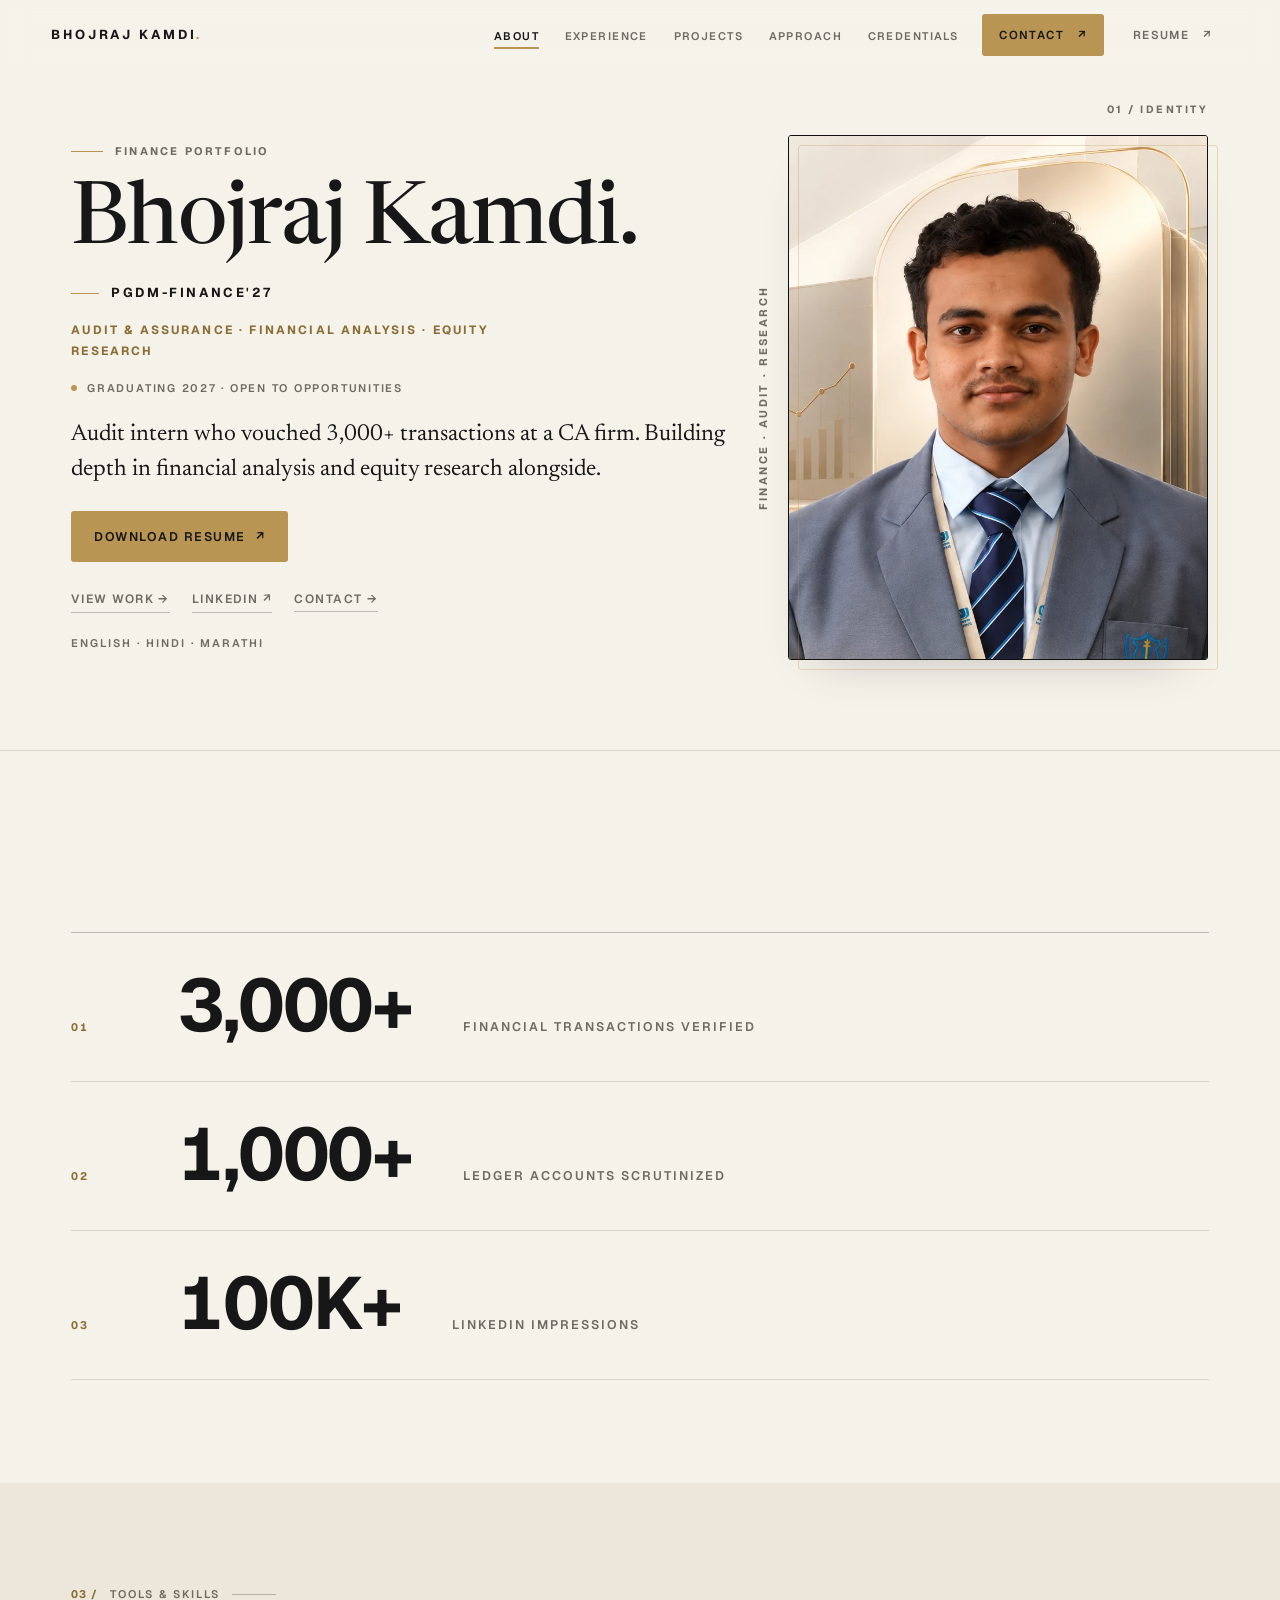
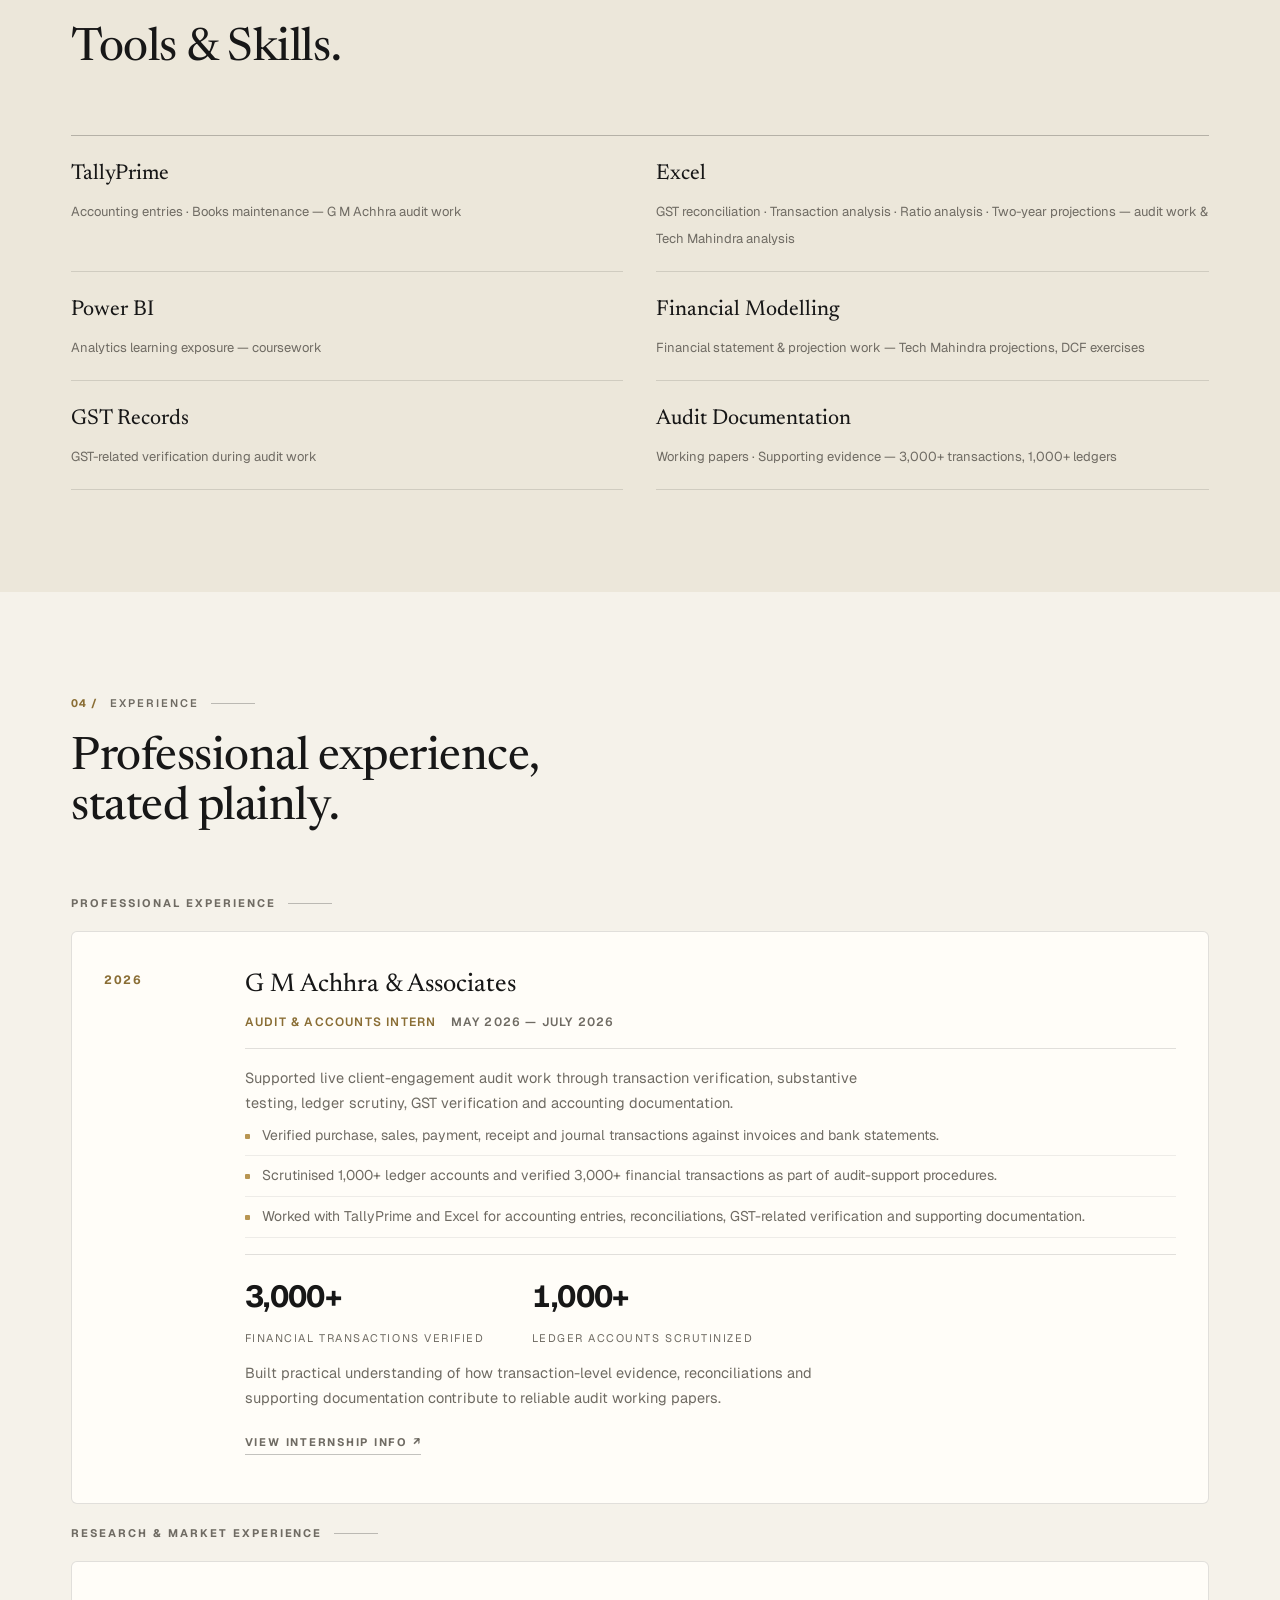
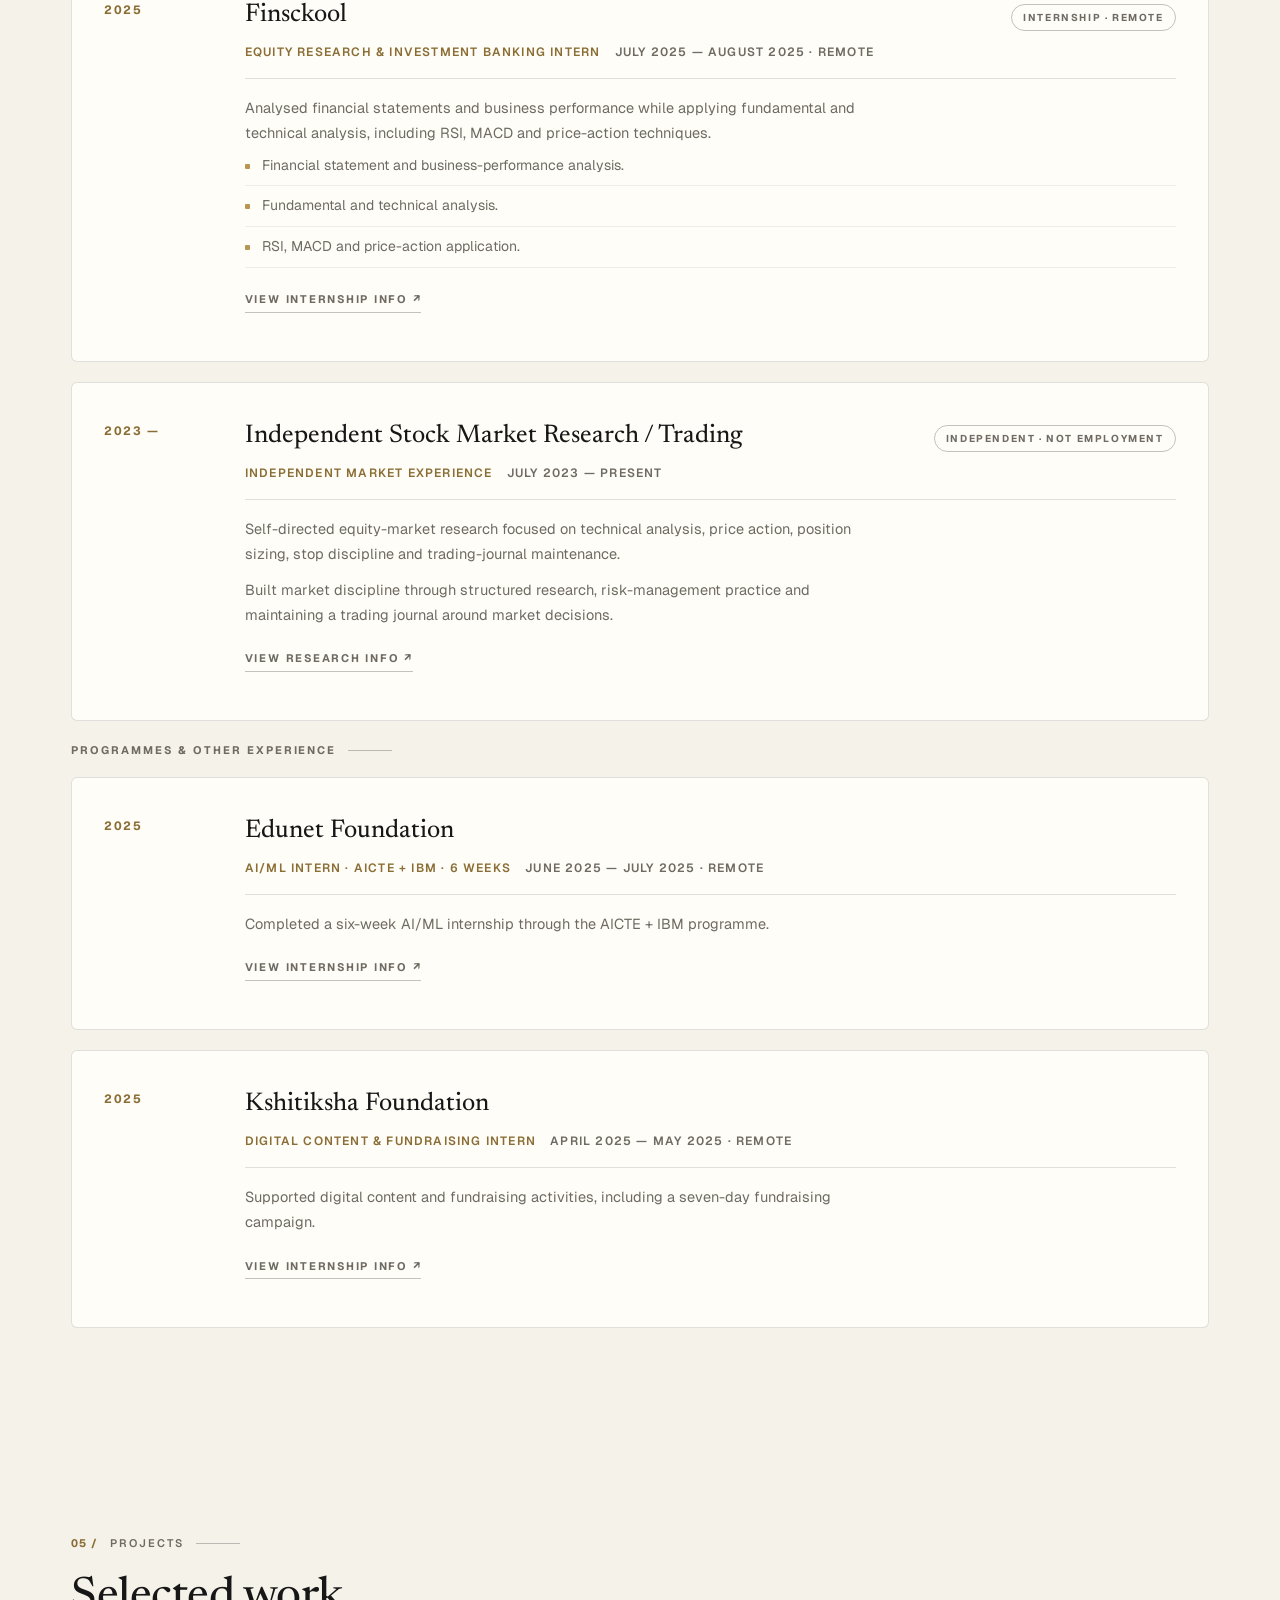
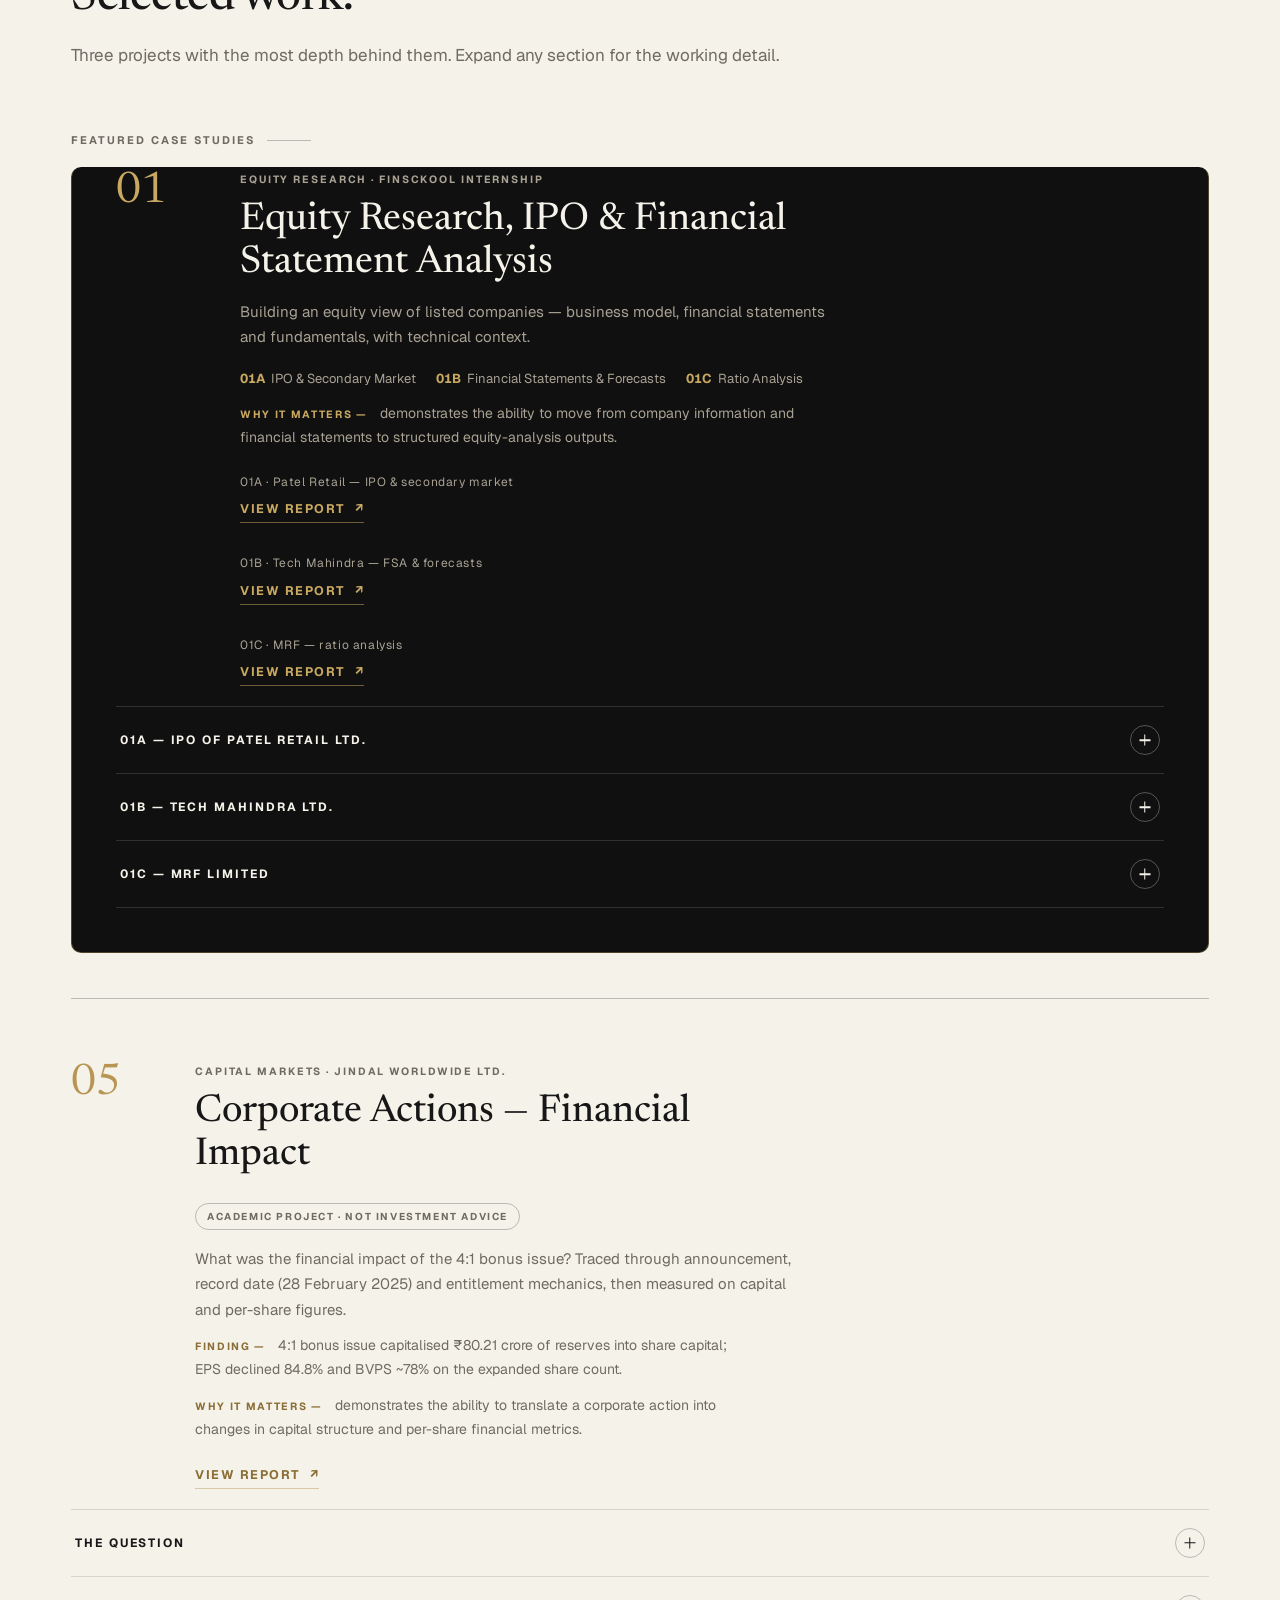
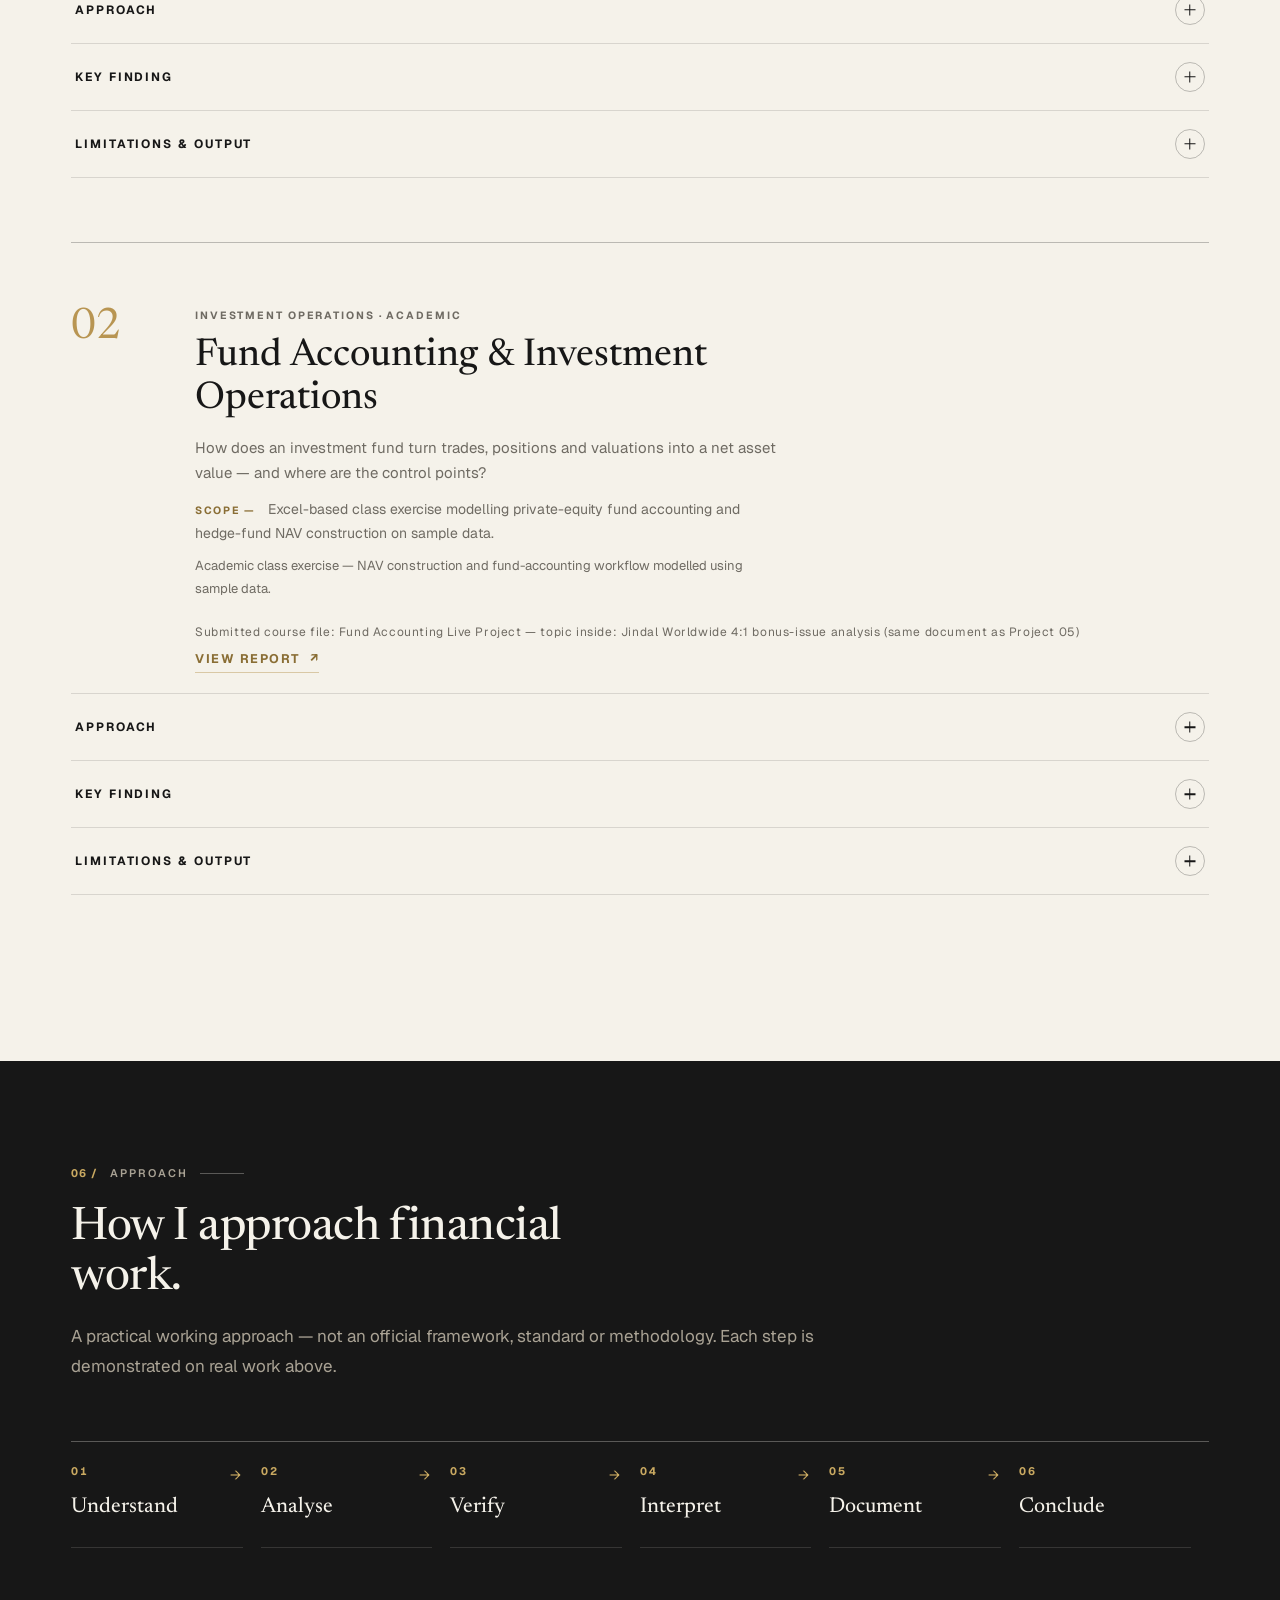
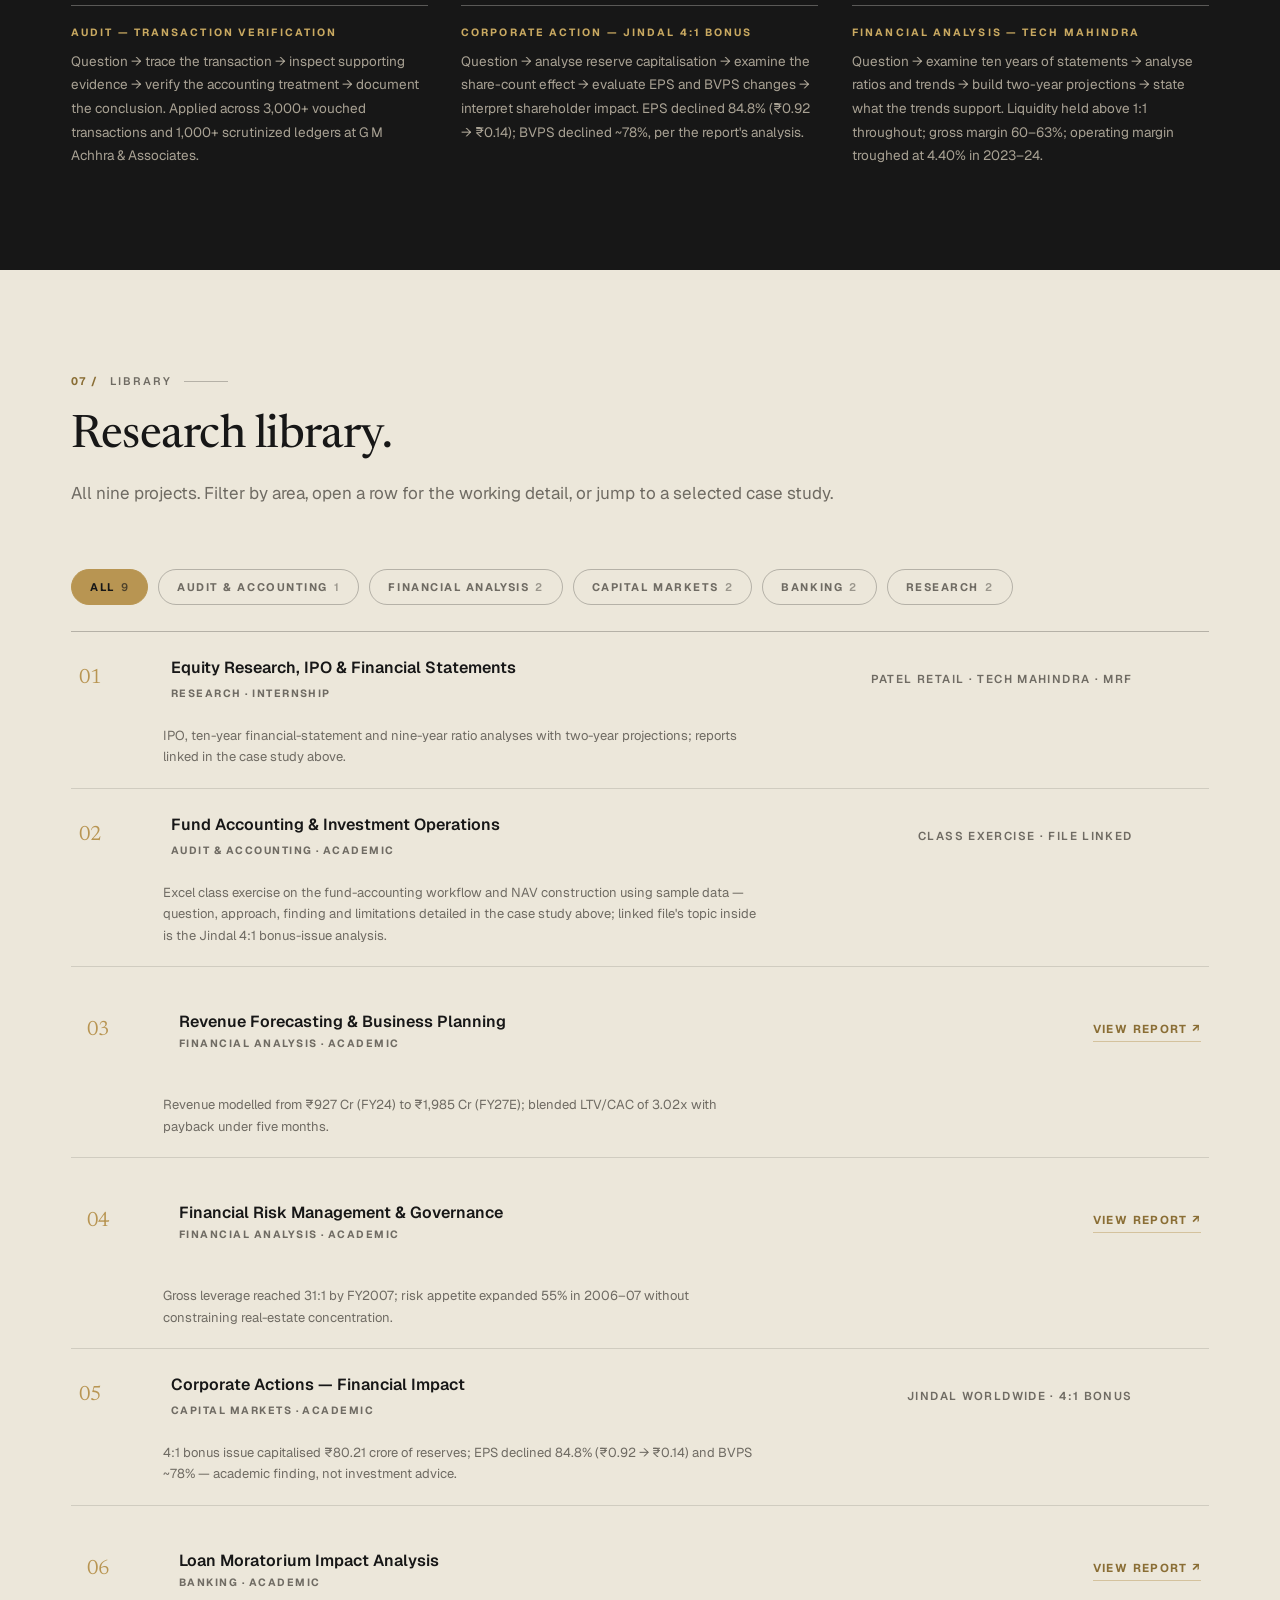
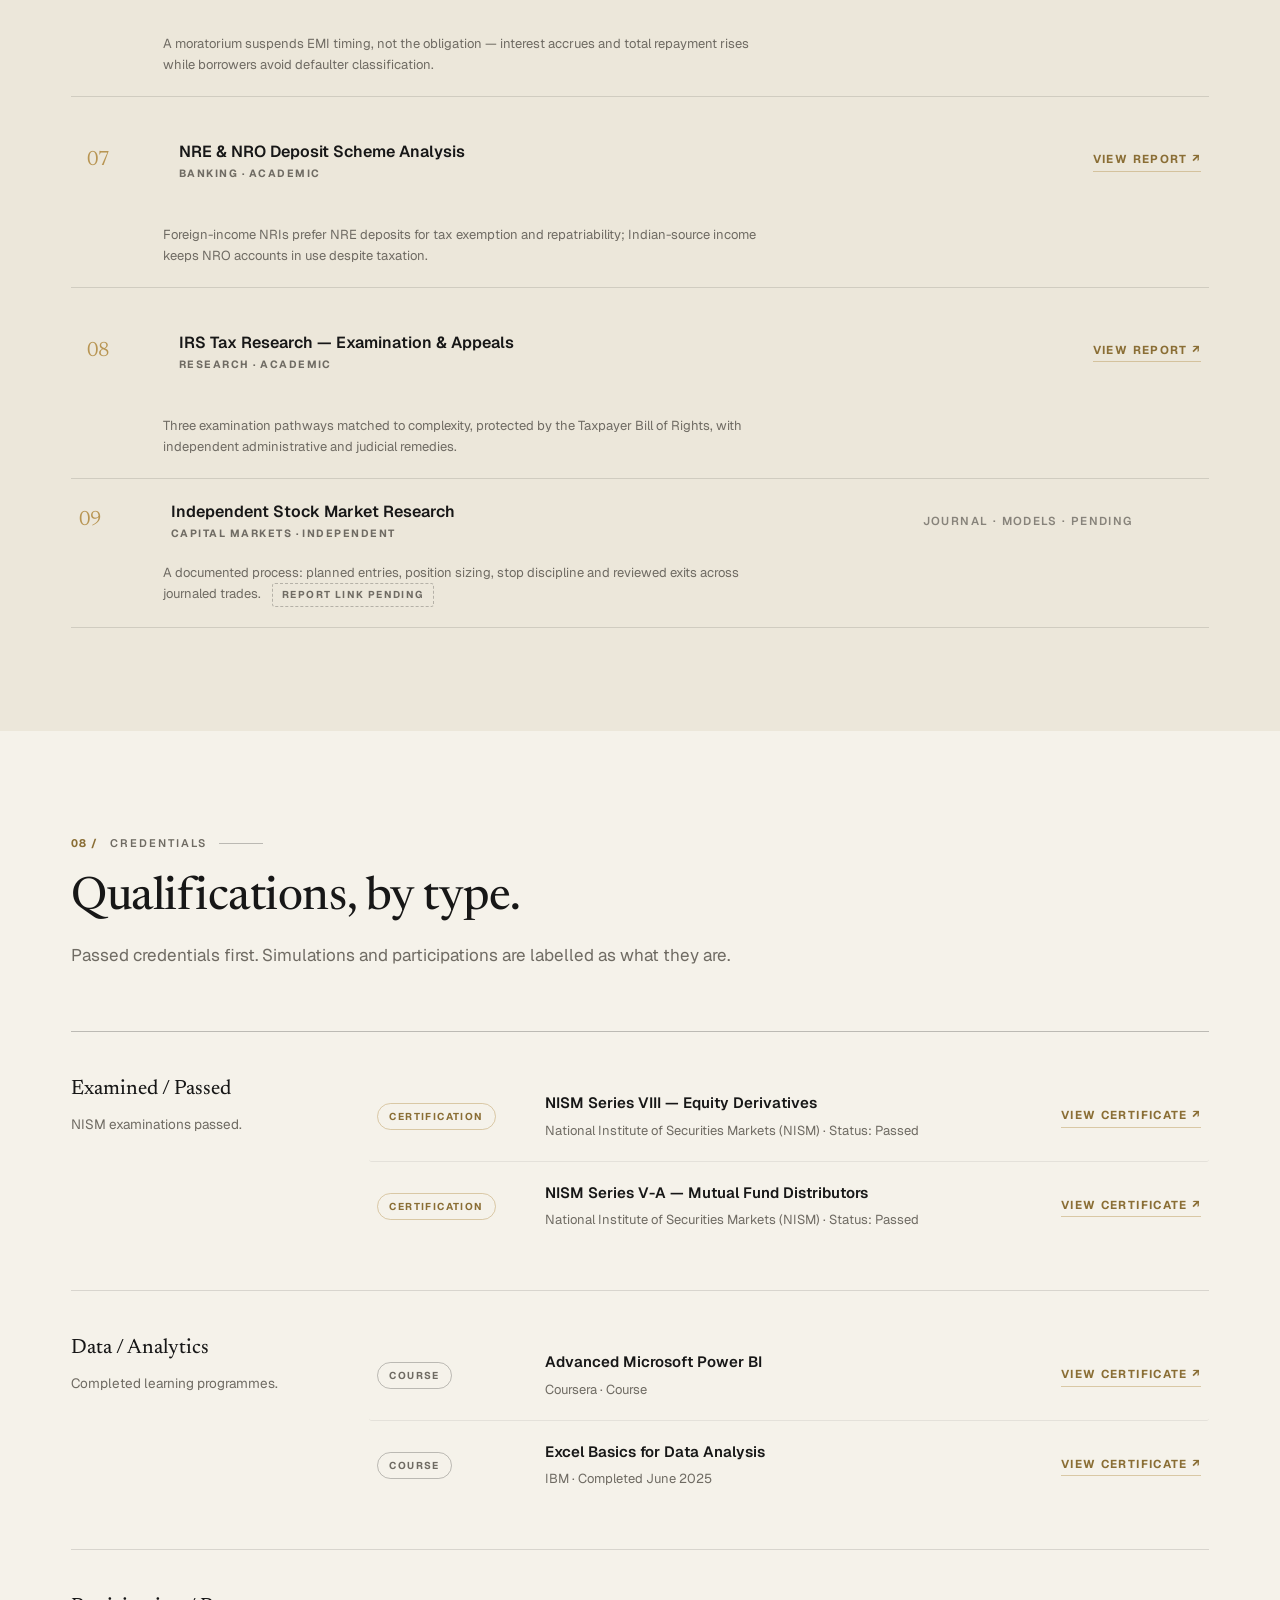
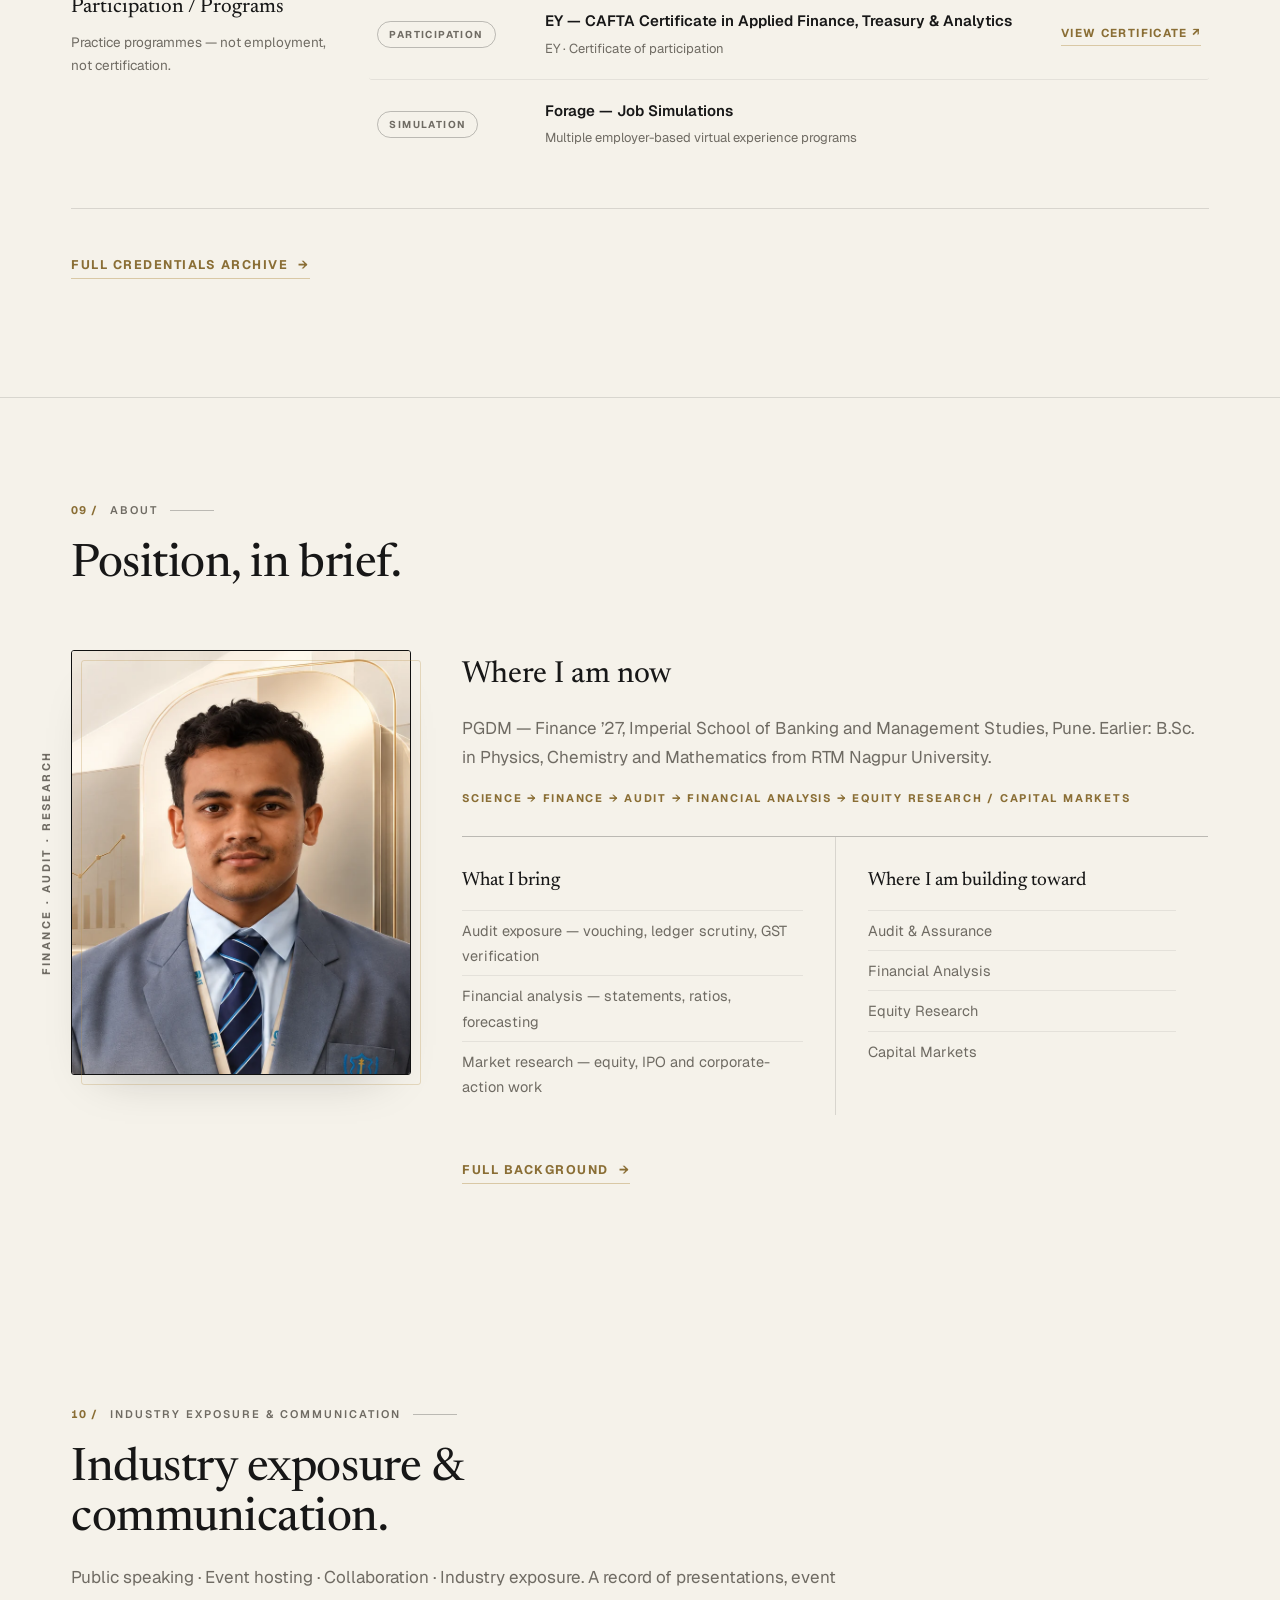
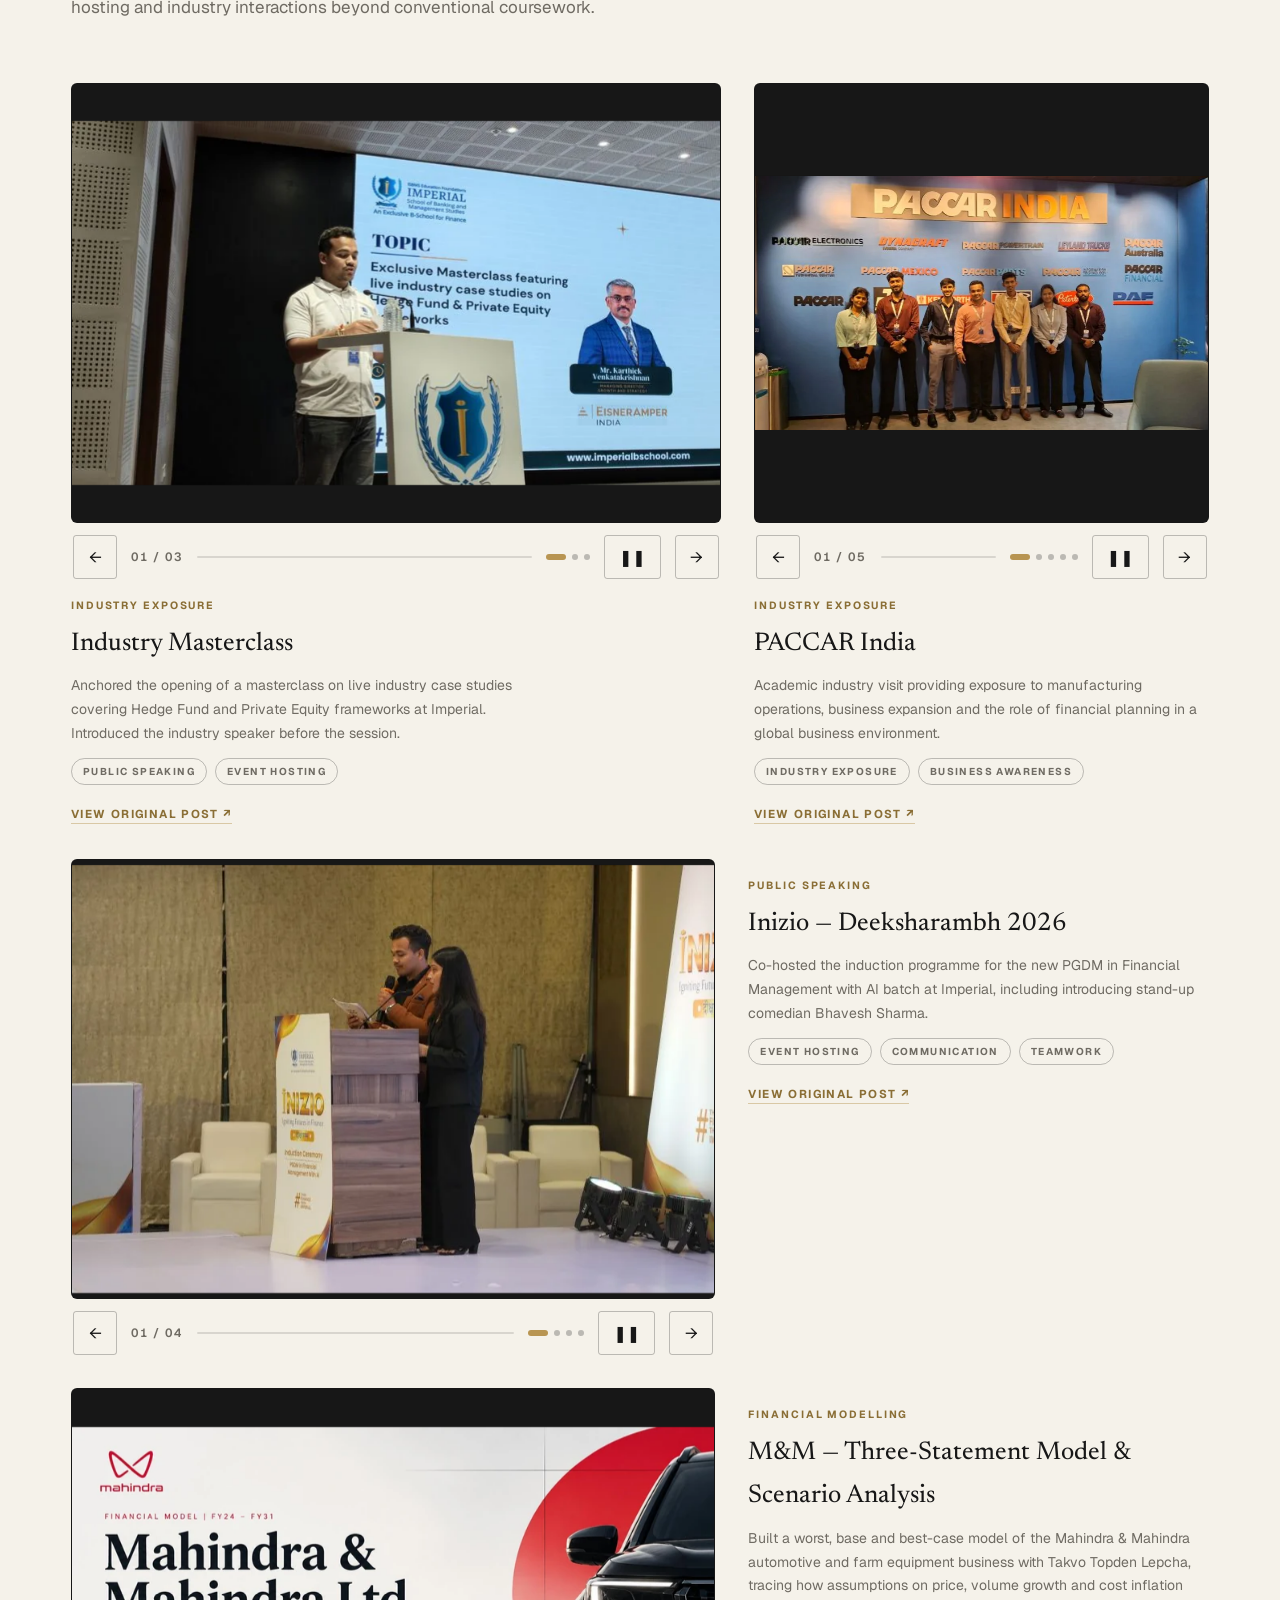
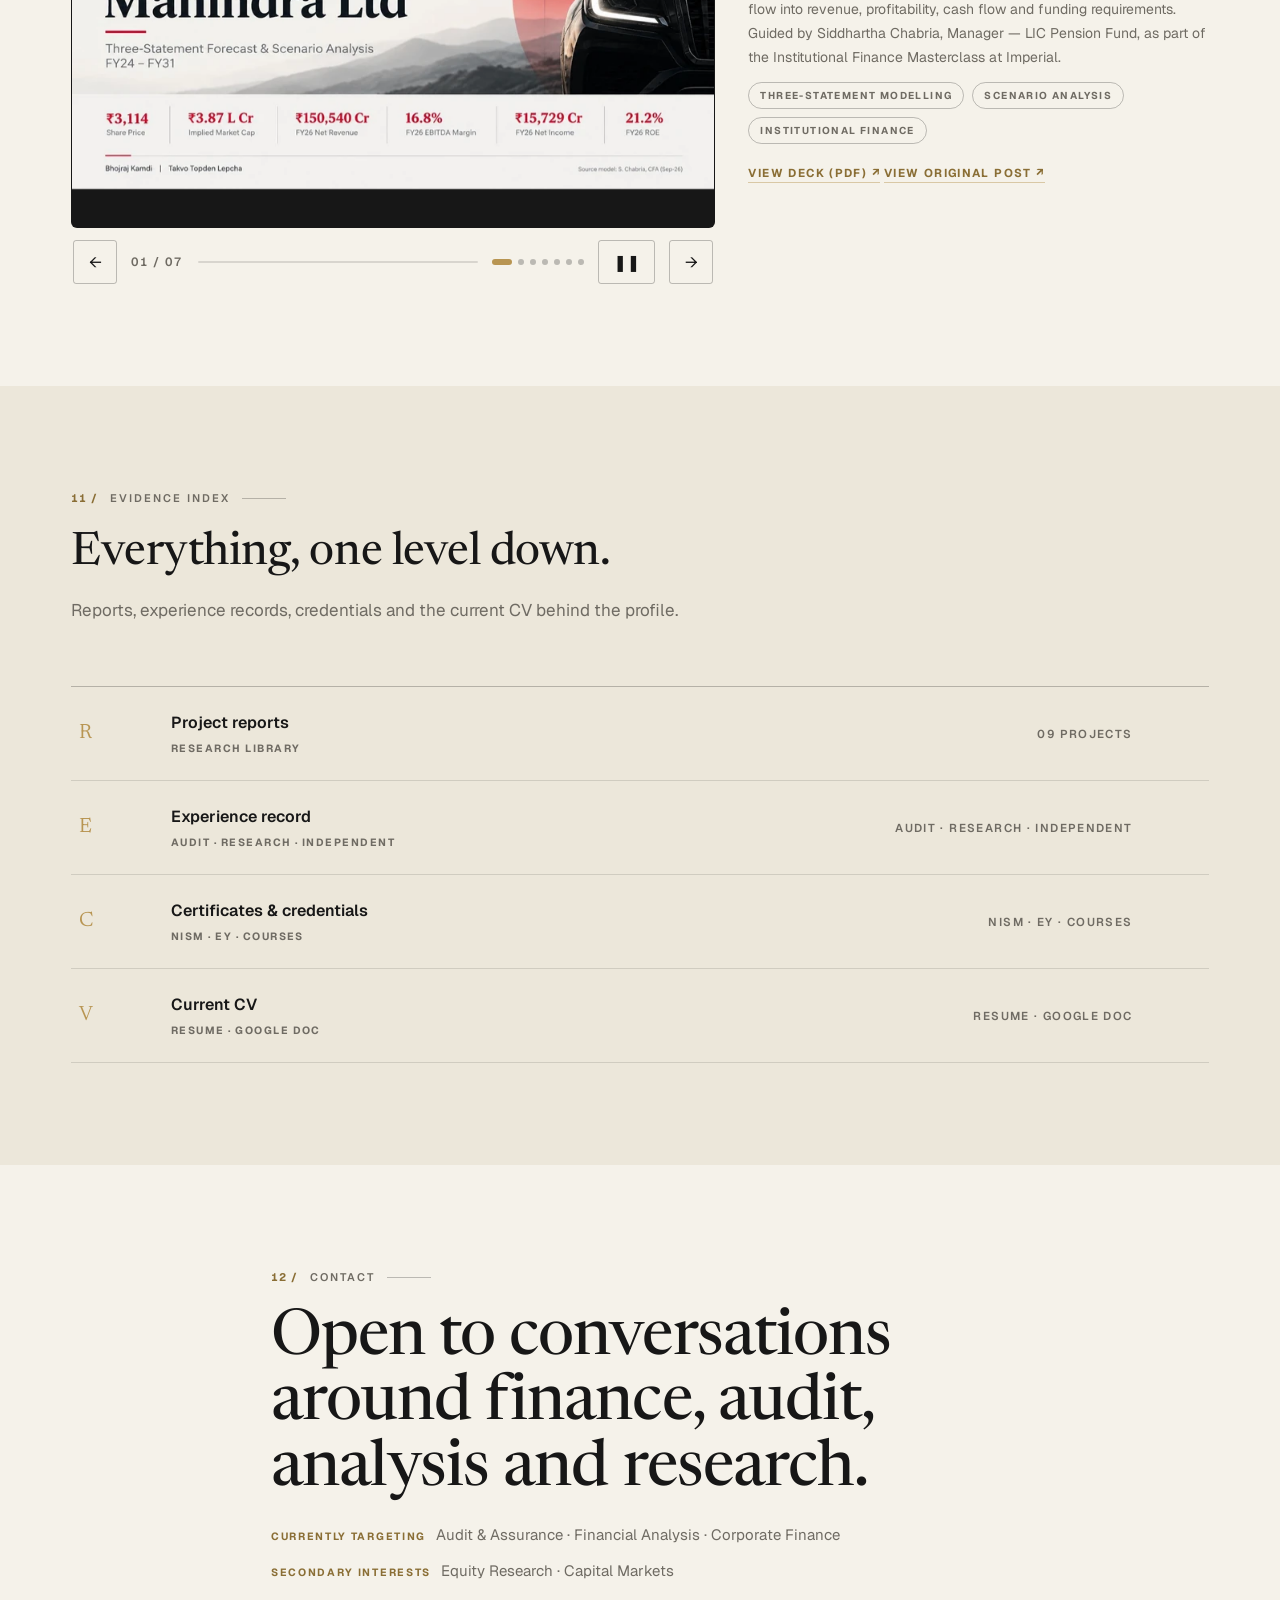
<file: index.html>
<!DOCTYPE html>
<html lang="en">
<head>
  <meta charset="UTF-8">
  <meta name="viewport" content="width=device-width, initial-scale=1.0">
  <title>Bhojraj Kamdi — Finance Portfolio | Audit &amp; Assurance, Financial Analysis, Equity Research</title>
  <meta name="description" content="Bhojraj Kamdi — PGDM Finance '27, Imperial School of Banking and Management Studies, Pune. Audit internship, equity research, nine documented projects, NISM certifications.">
  <meta property="og:title" content="Bhojraj Kamdi — Audit & Assurance · Financial Analysis · Equity Research">
  <meta property="og:description" content="PGDM Finance '27. Statutory audit exposure, financial analysis and equity research — nine documented projects.">
  <meta property="og:type" content="website">
  <link rel="icon" type="image/svg+xml" href="assets/favicon.svg">
  <link rel="preconnect" href="https://fonts.googleapis.com">
  <link rel="preconnect" href="https://fonts.gstatic.com" crossorigin>
  <link href="https://fonts.googleapis.com/css2?family=Geist:wght@300..800&family=Newsreader:ital,opsz,wght@0,6..72,300..700;1,6..72,300..700&display=swap" rel="stylesheet">
  <link rel="stylesheet" href="assets/styles.css?v=3">
  <noscript><style>.rv{opacity:1 !important;transform:none !important;}.acc-panel,.lib-detail{grid-template-rows:1fr;}</style></noscript>
  <script type="application/ld+json">
  {
    "@context": "https://schema.org",
    "@type": "Person",
    "name": "Bhojraj Kamdi",
    "description": "PGDM Finance '27 — audit and accounts internship, equity research internship, independent market study, nine documented research projects.",
    "sameAs": ["https://www.linkedin.com/in/bhojrajkamdi"],
    "alumniOf": { "@type": "CollegeOrUniversity", "name": "RTM Nagpur University" },
    "affiliation": { "@type": "CollegeOrUniversity", "name": "Imperial School of Banking and Management Studies, Pune" }
  }
  </script>
</head>
<body>
  <a class="skip-link" href="#main">Skip to content</a>
  <span class="rail rail--left" aria-hidden="true">PGDM-Finance'27</span>
  <span class="rail rail--right" aria-hidden="true">Pune · India</span>

  <header class="topbar" id="topbar">
    <a class="brand" href="index.html">Bhojraj Kamdi<span class="brand-dot">.</span></a>
    <nav class="nav" aria-label="Primary">
      <ul>
        <li><a href="#about">About</a></li>
        <li><a href="#experience">Experience</a></li>
        <li><a href="#work">Projects</a></li>
        <li><a href="#approach">Approach</a></li>
        <li><a href="#credentials">Credentials</a></li>
      </ul>
    </nav>
    <div class="topbar-actions">
      <a class="btn btn-solid btn-sm" href="#contact">Contact<span class="arrow">&nbsp;↗</span></a>
      <a class="btn btn-ghost btn-sm" href="https://docs.google.com/document/d/1BFeB2oi3oYkQRqjwEmUpC3M__p_ACSpZ/edit" target="_blank" rel="noopener noreferrer">Resume<span class="arrow">&nbsp;↗</span></a>
    </div>
    <button class="nav-toggle" id="navToggle" aria-expanded="false" aria-label="Open menu" aria-controls="mobileMenu">
      <span class="bar"></span>
      <span class="bar"></span>
    </button>
  </header>

  <div class="mobile-menu" id="mobileMenu">
    <nav aria-label="Mobile">
      <a href="#about"><span class="mnum">01</span>About</a>
      <a href="#experience"><span class="mnum">02</span>Experience</a>
      <a href="#work"><span class="mnum">03</span>Projects</a>
      <a href="#approach"><span class="mnum">04</span>Approach</a>
      <a href="#credentials"><span class="mnum">05</span>Credentials</a>
      <a href="#contact"><span class="mnum">06</span>Contact</a>
      <a href="https://docs.google.com/document/d/1BFeB2oi3oYkQRqjwEmUpC3M__p_ACSpZ/edit" target="_blank" rel="noopener noreferrer"><span class="mnum">07</span>Resume ↗</a>
    </nav>
    <div class="mm-actions">
      <a href="https://www.linkedin.com/in/bhojrajkamdi" target="_blank" rel="noopener noreferrer">LinkedIn ↗</a>
      <a href="https://docs.google.com/document/d/1BFeB2oi3oYkQRqjwEmUpC3M__p_ACSpZ/edit" target="_blank" rel="noopener noreferrer">Resume</a>
    </div>
  </div>

  <main id="main">
    <!-- 01 / IDENTITY -->
    <section class="hero" aria-labelledby="hero-name">
      <div class="container hero-inner">
        <div class="hero-copy">
          <p class="hero-eyebrow anim">Finance Portfolio</p>
          <h1 class="hero-name anim" id="hero-name">Bhojraj Kamdi.</h1>
          <p class="hero-tag anim anim-2"><span class="rule" aria-hidden="true"></span>PGDM-FINANCE'27</p>
          <p class="hero-position anim anim-2">Audit &amp; Assurance · Financial Analysis · Equity Research</p>
          <p class="hero-availability anim anim-2"><span class="avail-dot" aria-hidden="true"></span>Graduating 2027 · Open to opportunities</p>
          <p class="hero-areas anim anim-2">Audit intern who vouched 3,000+ transactions at a CA firm. Building depth in financial analysis and equity research alongside.</p>
        <div class="hero-actions anim anim-4">
            <a class="btn btn-solid" href="https://docs.google.com/document/d/1BFeB2oi3oYkQRqjwEmUpC3M__p_ACSpZ/edit" target="_blank" rel="noopener noreferrer">Download Resume<span class="arrow"> ↗</span></a>
          </div>
          <div class="hero-utils anim anim-5">
            <a href="#work">View work →</a>
            <a href="https://www.linkedin.com/in/bhojrajkamdi" target="_blank" rel="noopener noreferrer">LinkedIn ↗</a>
            <a href="#contact">Contact →</a>
          </div>
          <p class="hero-langs anim anim-5">English · Hindi · Marathi</p>
        </div>

        <div class="hero-media">
          <div class="portrait-stage">
            <span class="portrait-index" aria-hidden="true">01 / Identity</span>
            <span class="portrait-vlabel" aria-hidden="true">Finance · Audit · Research</span>
            <figure class="photo-plate">
              <img class="portrait" src="assets/bhojraj-kamdi-profile.webp" alt="Portrait of Bhojraj Kamdi" width="722" height="928" fetchpriority="high" decoding="async">
            </figure>
            <span class="portrait-hlabel" aria-hidden="true">Finance · Audit · Research</span>
          </div>
        </div>
      </div>
    </section>

    <!-- 02 / EVIDENCE -->
    <section class="section section--ruled" aria-label="Selected figures">
      <div class="container">
        <div class="sec-head rv">
          <p class="sec-label"><span class="num">02 /</span> Key Highlights</p>
        </div>
        <div class="proof-list">
          <div class="proof-row rv">
            <span class="proof-index" aria-hidden="true">01</span>
            <span class="proof-num tnum" data-counter data-counter-target="3000" data-counter-suffix="+" data-counter-duration="1200">3,000+</span>
            <span class="proof-label">Financial Transactions Verified</span>
          </div>
          <div class="proof-row rv d1">
            <span class="proof-index" aria-hidden="true">02</span>
            <span class="proof-num tnum" data-counter data-counter-target="1000" data-counter-suffix="+" data-counter-duration="1000">1,000+</span>
            <span class="proof-label">Ledger Accounts Scrutinized</span>
          </div>
          <div class="proof-row rv d2">
            <span class="proof-index" aria-hidden="true">03</span>
            <span class="proof-num tnum" data-counter data-counter-target="100" data-counter-suffix="K+" data-counter-duration="800">100K+</span>
            <span class="proof-label">LinkedIn Impressions</span>
          </div>
        </div>
      </div>
    </section>

    <!-- 03 / TOOLS & SKILLS -->
    <section class="section section--stone" aria-labelledby="tools-title">
      <div class="container">
        <div class="sec-head rv">
          <p class="sec-label"><span class="num">03 /</span> Tools &amp; Skills</p>
          <h2 class="sec-title" id="tools-title">Tools &amp; Skills.</h2>
        </div>
        <ul class="tools-app rv" aria-label="Tools and where they were applied">
          <li><b>TallyPrime</b><span>Accounting entries · Books maintenance — G M Achhra audit work</span></li>
          <li><b>Excel</b><span>GST reconciliation · Transaction analysis · Ratio analysis · Two-year projections — audit work &amp; Tech Mahindra analysis</span></li>
          <li><b>Power BI</b><span>Analytics learning exposure — coursework</span></li>
          <li><b>Financial Modelling</b><span>Financial statement &amp; projection work — Tech Mahindra projections, DCF exercises</span></li>
          <li><b>GST Records</b><span>GST-related verification during audit work</span></li>
          <li><b>Audit Documentation</b><span>Working papers · Supporting evidence — 3,000+ transactions, 1,000+ ledgers</span></li>
        </ul>
      </div>
    </section>

    <!-- 04 / EXPERIENCE -->
    <section class="section" id="experience" aria-labelledby="exp-title">
      <div class="container">
        <div class="sec-head rv">
          <p class="sec-label"><span class="num">04 /</span> Experience</p>
          <h2 class="sec-title" id="exp-title">Professional experience, stated plainly.</h2>
        </div>

        <p class="exp-group-label rv">Professional experience</p>
        <article class="exp-card rv" aria-label="Audit internship: G M Achhra and Associates">
          <span class="exp-year">2026</span>
          <div>
          <div class="exp-card-head">
            <div>
              <h3>G M Achhra &amp; Associates</h3>
              <p class="exp-card-role">Audit &amp; Accounts Intern <span>May 2026 — July 2026</span></p>
            </div>
          </div>
          <p class="star-text">Supported live client-engagement audit work through transaction verification, substantive testing, ledger scrutiny, GST verification and accounting documentation.</p>
          <ul class="action-list">
            <li>Verified purchase, sales, payment, receipt and journal transactions against invoices and bank statements.</li>
            <li>Scrutinised 1,000+ ledger accounts and verified 3,000+ financial transactions as part of audit-support procedures.</li>
            <li>Worked with TallyPrime and Excel for accounting entries, reconciliations, GST-related verification and supporting documentation.</li>
          </ul>
          <div class="result-strip">
            <div class="result-item"><b class="tnum">3,000+</b><span>Financial transactions verified</span></div>
            <div class="result-item"><b class="tnum">1,000+</b><span>Ledger accounts scrutinized</span></div>
          </div>
          <p class="star-text">Built practical understanding of how transaction-level evidence, reconciliations and supporting documentation contribute to reliable audit working papers.</p>
          <p><a class="info-tab" href="experience.html">View internship info ↗</a></p>
          </div>
        </article>

        <p class="exp-group-label rv">Research &amp; market experience</p>
        <article class="exp-card rv" aria-label="Equity research internship: Finsckool">
          <span class="exp-year">2025</span>
          <div>
          <div class="exp-card-head">
            <div>
              <h3>Finsckool</h3>
              <p class="exp-card-role">Equity Research &amp; Investment Banking Intern <span>July 2025 — August 2025 · Remote</span></p>
            </div>
            <span class="tl-kind">Internship · Remote</span>
          </div>
          <p class="star-text">Analysed financial statements and business performance while applying fundamental and technical analysis, including RSI, MACD and price-action techniques.</p>
          <ul class="action-list">
            <li>Financial statement and business-performance analysis.</li>
            <li>Fundamental and technical analysis.</li>
            <li>RSI, MACD and price-action application.</li>
          </ul>
          <p><a class="info-tab" href="experience.html">View internship info ↗</a></p>
          </div>
        </article>

        <article class="exp-card rv" aria-label="Independent stock market research">
          <span class="exp-year">2023 —</span>
          <div>
          <div class="exp-card-head">
            <div>
              <h3>Independent Stock Market Research / Trading</h3>
              <p class="exp-card-role">Independent Market Experience <span>July 2023 — Present</span></p>
            </div>
            <span class="tl-kind">Independent · Not employment</span>
          </div>
          <p class="star-text">Self-directed equity-market research focused on technical analysis, price action, position sizing, stop discipline and trading-journal maintenance.</p>
          <p class="star-text">Built market discipline through structured research, risk-management practice and maintaining a trading journal around market decisions.</p>
          <p><a class="info-tab" href="experience.html">View research info ↗</a></p>
          </div>
        </article>

        <p class="exp-group-label rv">Programmes &amp; other experience</p>
        <article class="exp-card rv" aria-label="AI ML internship: Edunet Foundation">
          <span class="exp-year">2025</span>
          <div>
          <div class="exp-card-head">
            <div>
              <h3>Edunet Foundation</h3>
              <p class="exp-card-role">AI/ML Intern · AICTE + IBM · 6 weeks <span>June 2025 — July 2025 · Remote</span></p>
            </div>
          </div>
          <p class="star-text">Completed a six-week AI/ML internship through the AICTE + IBM programme.</p>
          <p><a class="info-tab" href="experience.html">View internship info ↗</a></p>
          </div>
        </article>

        <article class="exp-card rv" aria-label="Digital content internship: Kshitiksha Foundation">
          <span class="exp-year">2025</span>
          <div>
          <div class="exp-card-head">
            <div>
              <h3>Kshitiksha Foundation</h3>
              <p class="exp-card-role">Digital Content &amp; Fundraising Intern <span>April 2025 — May 2025 · Remote</span></p>
            </div>
          </div>
          <p class="star-text">Supported digital content and fundraising activities, including a seven-day fundraising campaign.</p>
          <p><a class="info-tab" href="experience.html">View internship info ↗</a></p>
          </div>
        </article>
      </div>
    </section>

    <!-- 05 / WORK -->
    <section class="section" id="work" aria-labelledby="work-title">
      <div class="container">
        <div class="sec-head rv">
          <p class="sec-label"><span class="num">05 /</span> Projects</p>
          <h2 class="sec-title sec-title--wide" id="work-title">Selected work.</h2>
          <p class="lead">Three projects with the most depth behind them. Expand any section for the working detail.</p>
        </div>

        <p class="exp-group-label rv">Featured case studies</p>
        <article class="case case--dark rv" id="case-01">
          <div class="case-top">
            <span class="case-num">01</span>
            <div>
              <span class="case-type">Equity Research · Finsckool Internship</span>
              <h3 class="case-title">Equity Research, IPO &amp; Financial Statement Analysis</h3>
              <p class="case-lede">Building an equity view of listed companies — business model, financial statements and fundamentals, with technical context.</p>
              <div class="sub-list">
                <span><b>01A</b>IPO &amp; Secondary Market</span>
                <span><b>01B</b>Financial Statements &amp; Forecasts</span>
                <span><b>01C</b>Ratio Analysis</span>
              </div>
              <p class="case-finding"><b>Why it matters —</b> demonstrates the ability to move from company information and financial statements to structured equity-analysis outputs.</p>
              <div class="case-cta"><div class="report-link-list"><div class="report-item"><span class="report-cap">01A · Patel Retail — IPO &amp; secondary market</span><a class="arrow-link" href="https://drive.google.com/file/d/1pGAY4Vr_cwJC33Z5CAIImhbXU2Av9RaV/view?usp=drive_link" target="_blank" rel="noopener noreferrer"><span>View report</span><span class="arrow">↗</span></a></div><div class="report-item"><span class="report-cap">01B · Tech Mahindra — FSA &amp; forecasts</span><a class="arrow-link" href="https://drive.google.com/file/d/13X6SglaG91yu_porTelERwR6Js7KmhCo/view?usp=drive_link" target="_blank" rel="noopener noreferrer"><span>View report</span><span class="arrow">↗</span></a></div><div class="report-item"><span class="report-cap">01C · MRF — ratio analysis</span><a class="arrow-link" href="https://docs.google.com/document/d/1b0azJOrUWnRysQ4T6offfiIfnlYEiOCq/edit?usp=drive_link&amp;ouid=113586569177191721533&amp;rtpof=true&amp;sd=true" target="_blank" rel="noopener noreferrer"><span>View report</span><span class="arrow">↗</span></a></div></div></div>
            </div>
          </div>
          <div class="acc">
            <div class="acc-item">
              <button class="acc-btn" data-acc-btn aria-expanded="false"><span>01A — IPO of Patel Retail Ltd.</span><span class="plus" aria-hidden="true"></span></button>
              <div class="acc-panel"><div class="acc-panel-inner"><div>
                How do IPO fundamentals translate into sustained secondary market performance? IPO documents and exchange price data, combining fundamental review (pricing, subscription, valuation vs peers) with technical context — RSI, MACD, moving averages, support-resistance, volume. Favourable fundamentals and reasonable valuation supported positive initial sentiment; sustained performance depended on market conditions, liquidity, institutional participation and technical confirmation. Full report covering listing to October 2025.
                <div class="case-cta"><div class="report-link-list"><div class="report-item"><a class="arrow-link" href="https://drive.google.com/file/d/1pGAY4Vr_cwJC33Z5CAIImhbXU2Av9RaV/view?usp=drive_link" target="_blank" rel="noopener noreferrer"><span>View report</span><span class="arrow">↗</span></a></div></div></div>
              </div></div></div>
            </div>
            <div class="acc-item">
              <button class="acc-btn" data-acc-btn aria-expanded="false"><span>01B — Tech Mahindra Ltd.</span><span class="plus" aria-hidden="true"></span></button>
              <div class="acc-panel"><div class="acc-panel-inner"><div>
                How has Tech Mahindra’s financial health evolved over ten years, and what do trend patterns suggest? Ratio analysis across liquidity, profitability, leverage and market performance over FY2016–FY2025, with trend analysis and two-year forward projections. Liquidity stayed above the 1:1 benchmark throughout; gross margin held 60–63%; operating margin dipped to 4.40% in 2023–24 with partial recovery in 2025. Full report with two-year projections.
                <div class="case-cta"><div class="report-link-list"><div class="report-item"><a class="arrow-link" href="https://drive.google.com/file/d/13X6SglaG91yu_porTelERwR6Js7KmhCo/view?usp=drive_link" target="_blank" rel="noopener noreferrer"><span>View report</span><span class="arrow">↗</span></a></div></div></div>
              </div></div></div>
            </div>
            <div class="acc-item">
              <button class="acc-btn" data-acc-btn aria-expanded="false"><span>01C — MRF Limited</span><span class="plus" aria-hidden="true"></span></button>
              <div class="acc-panel"><div class="acc-panel-inner"><div>
                How did MRF perform across economic cycles — pre-COVID, pandemic, commodity inflation, recovery? Nine-year ratio analysis (FY2017–FY2025) across liquidity, profitability, leverage, valuation and dividend policy, with CAGR-based projections to 2027 and 2030. Revenue more than doubled (₹13,412 Cr to ₹28,152 Cr); margins compressed sharply in 2022–23 then recovered; debt dependence reduced materially. Full report with ratio tables and projections.
                <div class="case-cta"><div class="report-link-list"><div class="report-item"><a class="arrow-link" href="https://docs.google.com/document/d/1b0azJOrUWnRysQ4T6offfiIfnlYEiOCq/edit?usp=drive_link&amp;ouid=113586569177191721533&amp;rtpof=true&amp;sd=true" target="_blank" rel="noopener noreferrer"><span>View report</span><span class="arrow">↗</span></a></div></div></div>
              </div></div></div>
            </div>
          </div>
        </article>

        <article class="case rv" id="case-05">
          <div class="case-top">
            <span class="case-num">05</span>
            <div>
              <span class="case-type">Capital Markets · Jindal Worldwide Ltd.</span>
              <h3 class="case-title">Corporate Actions — Financial Impact</h3>
              <p><span class="tl-kind">Academic project · Not investment advice</span></p>
              <p class="case-lede">What was the financial impact of the 4:1 bonus issue? Traced through announcement, record date (28 February 2025) and entitlement mechanics, then measured on capital and per-share figures.</p>
              <p class="case-finding"><b>Finding —</b> 4:1 bonus issue capitalised ₹80.21 crore of reserves into share capital; EPS declined 84.8% and BVPS ~78% on the expanded share count.</p>
              <p class="case-finding"><b>Why it matters —</b> demonstrates the ability to translate a corporate action into changes in capital structure and per-share financial metrics.</p>
              <div class="case-cta"><div class="report-link-list"><div class="report-item"><a class="arrow-link" href="https://docs.google.com/document/d/1-ST0W2-EolFUOAw8sI0Gc8BhKvERcQRi/edit?usp=drive_link&amp;ouid=113586569177191721533&amp;rtpof=true&amp;sd=true" target="_blank" rel="noopener noreferrer"><span>View report</span><span class="arrow">↗</span></a></div></div></div>
            </div>
          </div>
          <div class="acc">
            <div class="acc-item">
              <button class="acc-btn" data-acc-btn aria-expanded="false"><span>The question</span><span class="plus" aria-hidden="true"></span></button>
              <div class="acc-panel"><div class="acc-panel-inner"><div>What was the financial impact of the 4:1 bonus issue on shareholder wealth, capital structure, EPS and market valuation?</div></div></div>
            </div>
            <div class="acc-item">
              <button class="acc-btn" data-acc-btn aria-expanded="false"><span>Approach</span><span class="plus" aria-hidden="true"></span></button>
              <div class="acc-panel"><div class="acc-panel-inner"><div>Bonus mechanics — 4:1 ratio, record date 28 February 2025 — followed through share capital transformation, reserve capitalisation and EPS measurement against market price movement.</div></div></div>
            </div>
            <div class="acc-item">
              <button class="acc-btn" data-acc-btn aria-expanded="false"><span>Key finding</span><span class="plus" aria-hidden="true"></span></button>
              <div class="acc-panel"><div class="acc-panel-inner"><div>Share capital moved from ₹20.05 Cr to ₹100.26 Cr on reserve capitalisation of ₹80.21 Cr; EPS adjusted from ₹0.92 to ₹0.14 (an 84.8% decline) following the 4:1 issuance, with BVPS declining ~78% and ROE and capital structure analysed through the issue — figures as reported in the analysis.</div></div></div>
            </div>
            <div class="acc-item">
              <button class="acc-btn" data-acc-btn aria-expanded="false"><span>Limitations &amp; output</span><span class="plus" aria-hidden="true"></span></button>
              <div class="acc-panel"><div class="acc-panel-inner"><div>Single-company study; bonus effects not isolated from broader market movement; no peer bonus-issue comparison. Output: impact analysis with signed report version. Academic project — not investment advice.
                <div class="case-cta"><div class="report-link-list"><div class="report-item"><a class="arrow-link" href="https://docs.google.com/document/d/1-ST0W2-EolFUOAw8sI0Gc8BhKvERcQRi/edit?usp=drive_link&amp;ouid=113586569177191721533&amp;rtpof=true&amp;sd=true" target="_blank" rel="noopener noreferrer"><span>View report</span><span class="arrow">↗</span></a></div></div></div>
              </div></div></div>
            </div>
          </div>
        </article>

        <article class="case rv" id="case-02">
          <div class="case-top">
            <span class="case-num">02</span>
            <div>
              <span class="case-type">Investment Operations · Academic</span>
              <h3 class="case-title">Fund Accounting &amp; Investment Operations</h3>
              <p class="case-lede">How does an investment fund turn trades, positions and valuations into a net asset value — and where are the control points?</p>
              <p class="case-finding"><b>Scope —</b> Excel-based class exercise modelling private-equity fund accounting and hedge-fund NAV construction on sample data.</p>
              <p class="case-scope-note">Academic class exercise — NAV construction and fund-accounting workflow modelled using sample data.</p>
              <div class="case-cta"><div class="report-link-list"><div class="report-item"><span class="report-cap">Submitted course file: Fund Accounting Live Project — topic inside: Jindal Worldwide 4:1 bonus-issue analysis (same document as Project 05)</span><a class="arrow-link" href="https://docs.google.com/document/d/1-ST0W2-EolFUOAw8sI0Gc8BhKvERcQRi/edit?usp=drive_link&amp;ouid=113586569177191721533&amp;rtpof=true&amp;sd=true" target="_blank" rel="noopener noreferrer"><span>View report</span><span class="arrow">↗</span></a></div></div></div>
            </div>
          </div>
          <div class="acc">
            <div class="acc-item">
              <button class="acc-btn" data-acc-btn aria-expanded="false"><span>Approach</span><span class="plus" aria-hidden="true"></span></button>
              <div class="acc-panel"><div class="acc-panel-inner"><div>Excel-based class exercise modelling private-equity fund accounting (commitments, calls, fees, carried-interest waterfall) and hedge-fund structure (subscriptions, journal entries, NAV, incentive fees).</div></div></div>
            </div>
            <div class="acc-item">
              <button class="acc-btn" data-acc-btn aria-expanded="false"><span>Key finding</span><span class="plus" aria-hidden="true"></span></button>
              <div class="acc-panel"><div class="acc-panel-inner"><div>End-to-end models of the fund-accounting workflow: capital accounting, fee computation, waterfall distribution and NAV construction.</div></div></div>
            </div>
            <div class="acc-item">
              <button class="acc-btn" data-acc-btn aria-expanded="false"><span>Limitations &amp; output</span><span class="plus" aria-hidden="true"></span></button>
              <div class="acc-panel"><div class="acc-panel-inner"><div>Class exercise on sample data — not real fund data. Output: Excel models only, no standalone published report.
              </div></div></div>
            </div>
          </div>
        </article>
      </div>
    </section>

    <!-- 06 / APPROACH -->
    <section class="section section--dark" id="approach" aria-labelledby="think-title">
      <div class="container">
        <div class="sec-head rv">
          <p class="sec-label"><span class="num">06 /</span> Approach</p>
          <h2 class="sec-title" id="think-title">How I approach financial work.</h2>
          <p class="lead">A practical working approach — not an official framework, standard or methodology. Each step is demonstrated on real work above.</p>
        </div>
        <div class="flow rv" aria-label="Working approach: understand, analyse, verify, interpret, document, conclude">
          <span class="flow-step"><i>01</i><b>Understand</b></span>
          <span class="flow-step"><i>02</i><b>Analyse</b></span>
          <span class="flow-step"><i>03</i><b>Verify</b></span>
          <span class="flow-step"><i>04</i><b>Interpret</b></span>
          <span class="flow-step"><i>05</i><b>Document</b></span>
          <span class="flow-step"><i>06</i><b>Conclude</b></span>
        </div>
        <div class="mini-grid">
          <div class="mini rv">
            <span class="star-kicker">Audit — Transaction verification</span>
            <p>Question → trace the transaction → inspect supporting evidence → verify the accounting treatment → document the conclusion. Applied across 3,000+ vouched transactions and 1,000+ scrutinized ledgers at G M Achhra &amp; Associates.</p>
          </div>
          <div class="mini rv d1">
            <span class="star-kicker">Corporate action — Jindal 4:1 bonus</span>
            <p>Question → analyse reserve capitalisation → examine the share-count effect → evaluate EPS and BVPS changes → interpret shareholder impact. EPS declined 84.8% (₹0.92 → ₹0.14); BVPS declined ~78%, per the report's analysis.</p>
          </div>
          <div class="mini rv d2">
            <span class="star-kicker">Financial analysis — Tech Mahindra</span>
            <p>Question → examine ten years of statements → analyse ratios and trends → build two-year projections → state what the trends support. Liquidity held above 1:1 throughout; gross margin 60–63%; operating margin troughed at 4.40% in 2023–24.</p>
          </div>
        </div>
      </div>
    </section>

    <!-- 07 / RESEARCH LIBRARY -->
    <section class="section section--stone" aria-labelledby="lib-title">
      <div class="container">
        <div class="sec-head rv">
          <p class="sec-label"><span class="num">07 /</span> Library</p>
          <h2 class="sec-title" id="lib-title">Research library.</h2>
          <p class="lead">All nine projects. Filter by area, open a row for the working detail, or jump to a selected case study.</p>
        </div>
        <div class="filters rv" role="group" aria-label="Filter projects by area">
          <button class="fchip" data-filter="all" aria-pressed="true">All<span class="cnt">9</span></button>
          <button class="fchip" data-filter="audit" aria-pressed="false">Audit &amp; Accounting<span class="cnt">1</span></button>
          <button class="fchip" data-filter="analysis" aria-pressed="false">Financial Analysis<span class="cnt">2</span></button>
          <button class="fchip" data-filter="markets" aria-pressed="false">Capital Markets<span class="cnt">2</span></button>
          <button class="fchip" data-filter="banking" aria-pressed="false">Banking<span class="cnt">2</span></button>
          <button class="fchip" data-filter="research" aria-pressed="false">Research<span class="cnt">2</span></button>
        </div>
        <div class="lib rv">
          <div class="lib-row" data-cat="research">
            <a class="lib-head" href="#case-01">
              <span class="lib-num">01</span>
              <span class="lib-name">Equity Research, IPO &amp; Financial Statements<span class="lib-cat">Research · Internship</span></span>
              <span class="lib-meta">Patel Retail · Tech Mahindra · MRF</span>
              <span class="lib-arrow" aria-hidden="true">→</span>
            </a>
            <p class="lib-finding">IPO, ten-year financial-statement and nine-year ratio analyses with two-year projections; reports linked in the case study above.</p>
          </div>
          <div class="lib-row" data-cat="audit">
            <a class="lib-head" href="#case-02">
              <span class="lib-num">02</span>
              <span class="lib-name">Fund Accounting &amp; Investment Operations<span class="lib-cat">Audit &amp; Accounting · Academic</span></span>
              <span class="lib-meta">Class exercise · File linked</span>
              <span class="lib-arrow" aria-hidden="true">→</span>
            </a>
            <p class="lib-finding">Excel class exercise on the fund-accounting workflow and NAV construction using sample data — question, approach, finding and limitations detailed in the case study above; linked file's topic inside is the Jindal 4:1 bonus-issue analysis.</p>
          </div>
          <div class="lib-row" data-cat="analysis">
            <div class="lib-head lib-head--split">
              <button class="lib-head-main" data-acc-btn aria-expanded="false">
                <span class="lib-num">03</span>
                <span class="lib-name">Revenue Forecasting &amp; Business Planning<span class="lib-cat">Financial Analysis · Academic</span></span>
                <span class="lib-arrow" aria-hidden="true">→</span>
              </button>
              <a class="meta-report" href="https://docs.google.com/document/d/15KwRoxBXu1gl8Ad9i0O74e_oHOddEKci/edit?usp=drive_link&amp;ouid=113586569177191721533&amp;rtpof=true&amp;sd=true" target="_blank" rel="noopener noreferrer">View report ↗</a>
            </div>
            <p class="lib-finding">Revenue modelled from ₹927 Cr (FY24) to ₹1,985 Cr (FY27E); blended LTV/CAC of 3.02x with payback under five months.</p>
            <div class="lib-detail"><div class="lib-detail-inner"><div>
              <p class="lib-field"><b>The question</b>How does Cult.fit’s revenue trajectory and unit economics compare with traditional gym chains?</p>
              <p class="lib-field"><b>Approach</b>Three-year revenue forecast model (FY24–FY27E) with unit economics and peer benchmarking against Gold’s Gym India and Talwalkars.</p>
              <p class="lib-field"><b>Key finding</b>Revenue modelled from ₹927 Cr (FY24) to ₹1,985 Cr (FY27E); blended LTV/CAC of 3.02x with payback under five months.</p>
              <p class="lib-field"><b>Limitations</b>Net losses persist through FY25E; home-plan churn structurally high; projections assume continued market expansion.</p>
              <p class="lib-field"><b>Output</b>Signed report with FP&amp;A model.</p>
              <div class="case-cta"><div class="report-link-list"><div class="report-item"><a class="arrow-link" href="https://docs.google.com/document/d/15KwRoxBXu1gl8Ad9i0O74e_oHOddEKci/edit?usp=drive_link&amp;ouid=113586569177191721533&amp;rtpof=true&amp;sd=true" target="_blank" rel="noopener noreferrer"><span>View report</span><span class="arrow">↗</span></a></div></div></div>
            </div></div></div>
          </div>
          <div class="lib-row" data-cat="analysis">
            <div class="lib-head lib-head--split">
              <button class="lib-head-main" data-acc-btn aria-expanded="false">
                <span class="lib-num">04</span>
                <span class="lib-name">Financial Risk Management &amp; Governance<span class="lib-cat">Financial Analysis · Academic</span></span>
                <span class="lib-arrow" aria-hidden="true">→</span>
              </button>
              <a class="meta-report" href="https://drive.google.com/file/d/1yhWyuGiuQRcqxmyDaGqeDLzm3GDpXk3U/view?usp=drive_link" target="_blank" rel="noopener noreferrer">View report ↗</a>
            </div>
            <p class="lib-finding">Gross leverage reached 31:1 by FY2007; risk appetite expanded 55% in 2006–07 without constraining real-estate concentration.</p>
            <div class="lib-detail"><div class="lib-detail-inner"><div>
              <p class="lib-field"><b>The question</b>How did formal risk structures fail at Lehman Brothers, and what does that reveal about risk culture?</p>
              <p class="lib-field"><b>Approach</b>Case study built on the FY2007 10-K and annual report: leverage, VaR, risk appetite, liquidity, governance and disclosure.</p>
              <p class="lib-field"><b>Key finding</b>Gross leverage reached 31:1 by FY2007; risk appetite expanded 55% in 2006–07 without constraining real-estate concentration.</p>
              <p class="lib-field"><b>Limitations</b>Public filings only — no internal data; report written in 2026, not contemporaneous with events.</p>
              <p class="lib-field"><b>Output</b>Full report with assessment tables.</p>
              <div class="case-cta"><div class="report-link-list"><div class="report-item"><a class="arrow-link" href="https://drive.google.com/file/d/1yhWyuGiuQRcqxmyDaGqeDLzm3GDpXk3U/view?usp=drive_link" target="_blank" rel="noopener noreferrer"><span>View report</span><span class="arrow">↗</span></a></div></div></div>
            </div></div></div>
          </div>
          <div class="lib-row" data-cat="markets">
            <a class="lib-head" href="#case-05">
              <span class="lib-num">05</span>
              <span class="lib-name">Corporate Actions — Financial Impact<span class="lib-cat">Capital Markets · Academic</span></span>
              <span class="lib-meta">Jindal Worldwide · 4:1 bonus</span>
              <span class="lib-arrow" aria-hidden="true">→</span>
            </a>
            <p class="lib-finding">4:1 bonus issue capitalised ₹80.21 crore of reserves; EPS declined 84.8% (₹0.92 → ₹0.14) and BVPS ~78% — academic finding, not investment advice.</p>
          </div>
          <div class="lib-row" data-cat="banking">
            <div class="lib-head lib-head--split">
              <button class="lib-head-main" data-acc-btn aria-expanded="false">
                <span class="lib-num">06</span>
                <span class="lib-name">Loan Moratorium Impact Analysis<span class="lib-cat">Banking · Academic</span></span>
                <span class="lib-arrow" aria-hidden="true">→</span>
              </button>
              <a class="meta-report" href="https://drive.google.com/file/d/1MO-MuSvUr_hlUCkLot7nx0WQ8BYkMjTd/view?usp=drive_link" target="_blank" rel="noopener noreferrer">View report ↗</a>
            </div>
            <p class="lib-finding">A moratorium suspends EMI timing, not the obligation — interest accrues and total repayment rises while borrowers avoid defaulter classification.</p>
            <div class="lib-detail"><div class="lib-detail-inner"><div>
              <p class="lib-field"><b>The question</b>How do moratorium structures function in Indian banking, and what are their effects on borrowers and banks?</p>
              <p class="lib-field"><b>Approach</b>Secondary research across RBI circulars, banking reports and the COVID-19 moratorium case study, with interest and EMI illustrations.</p>
              <p class="lib-field"><b>Key finding</b>A moratorium suspends EMI timing, not the obligation — interest accrues and total repayment rises while borrowers avoid defaulter classification.</p>
              <p class="lib-field"><b>Limitations</b>Secondary data only; bank policy variations limit universal applicability.</p>
              <p class="lib-field"><b>Output</b>Full report.</p>
              <div class="case-cta"><div class="report-link-list"><div class="report-item"><a class="arrow-link" href="https://drive.google.com/file/d/1MO-MuSvUr_hlUCkLot7nx0WQ8BYkMjTd/view?usp=drive_link" target="_blank" rel="noopener noreferrer"><span>View report</span><span class="arrow">↗</span></a></div></div></div>
            </div></div></div>
          </div>
          <div class="lib-row" data-cat="banking">
            <div class="lib-head lib-head--split">
              <button class="lib-head-main" data-acc-btn aria-expanded="false">
                <span class="lib-num">07</span>
                <span class="lib-name">NRE &amp; NRO Deposit Scheme Analysis<span class="lib-cat">Banking · Academic</span></span>
                <span class="lib-arrow" aria-hidden="true">→</span>
              </button>
              <a class="meta-report" href="https://drive.google.com/file/d/1lDHJDYOQM1cuGc7sDE9fE-yhjT6owPne/view?usp=drive_link" target="_blank" rel="noopener noreferrer">View report ↗</a>
            </div>
            <p class="lib-finding">Foreign-income NRIs prefer NRE deposits for tax exemption and repatriability; Indian-source income keeps NRO accounts in use despite taxation.</p>
            <div class="lib-detail"><div class="lib-detail-inner"><div>
              <p class="lib-field"><b>The question</b>What drives NRI preference between NRE and NRO deposit schemes?</p>
              <p class="lib-field"><b>Approach</b>Comparative analysis of HDFC Bank’s NRE/NRO features — taxation, repatriation, rates, TDS — against RBI and FEMA guidelines.</p>
              <p class="lib-field"><b>Key finding</b>Foreign-income NRIs prefer NRE deposits for tax exemption and repatriability; Indian-source income keeps NRO accounts in use despite taxation.</p>
              <p class="lib-field"><b>Limitations</b>HDFC Bank only — no cross-bank comparison; secondary data, no customer surveys.</p>
              <p class="lib-field"><b>Output</b>Full report with comparison tables.</p>
              <div class="case-cta"><div class="report-link-list"><div class="report-item"><a class="arrow-link" href="https://drive.google.com/file/d/1lDHJDYOQM1cuGc7sDE9fE-yhjT6owPne/view?usp=drive_link" target="_blank" rel="noopener noreferrer"><span>View report</span><span class="arrow">↗</span></a></div></div></div>
            </div></div></div>
          </div>
          <div class="lib-row" data-cat="research">
            <div class="lib-head lib-head--split">
              <button class="lib-head-main" data-acc-btn aria-expanded="false">
                <span class="lib-num">08</span>
                <span class="lib-name">IRS Tax Research — Examination &amp; Appeals<span class="lib-cat">Research · Academic</span></span>
                <span class="lib-arrow" aria-hidden="true">→</span>
              </button>
              <a class="meta-report" href="https://drive.google.com/file/d/1vf_yJVM22RVhXzhebZaosspNmHFi_OS4/view?usp=sharing" target="_blank" rel="noopener noreferrer">View report ↗</a>
            </div>
            <p class="lib-finding">Three examination pathways matched to complexity, protected by the Taxpayer Bill of Rights, with independent administrative and judicial remedies.</p>
            <div class="lib-detail"><div class="lib-detail-inner"><div>
              <p class="lib-field"><b>The question</b>How are IRS examinations structured, what rights do US taxpayers hold, and how does appeals work?</p>
              <p class="lib-field"><b>Approach</b>Academic capstone built on IRS publications, the Internal Revenue Code and Treasury regulations.</p>
              <p class="lib-field"><b>Key finding</b>Three examination pathways matched to complexity, protected by the Taxpayer Bill of Rights, with independent administrative and judicial remedies.</p>
              <p class="lib-field"><b>Limitations</b>Academic project — not professional tax practice; does not constitute tax advice.</p>
              <p class="lib-field"><b>Output</b>Capstone report.</p>
              <div class="case-cta"><div class="report-link-list"><div class="report-item"><a class="arrow-link" href="https://drive.google.com/file/d/1vf_yJVM22RVhXzhebZaosspNmHFi_OS4/view?usp=sharing" target="_blank" rel="noopener noreferrer"><span>View report</span><span class="arrow">↗</span></a></div></div></div>
            </div></div></div>
          </div>
          <div class="lib-row" data-cat="markets">
            <button class="lib-head" data-acc-btn aria-expanded="false">
              <span class="lib-num">09</span>
              <span class="lib-name">Independent Stock Market Research<span class="lib-cat">Capital Markets · Independent</span></span>
              <span class="lib-meta lib-meta--pending">Journal · Models · Pending</span>
              <span class="lib-arrow" aria-hidden="true">→</span>
            </button>
            <p class="lib-finding">A documented process: planned entries, position sizing, stop discipline and reviewed exits across journaled trades. <span class="pending-chip">Report link pending</span></p>
            <div class="lib-detail"><div class="lib-detail-inner"><div>
              <p class="lib-field"><b>The question</b>Can a repeatable, journaled process for reading the market be built and reviewed?</p>
              <p class="lib-field"><b>Approach</b>Pattern-based swing-trading journal with post-trade review, alongside equity research models and DCF/3-statement exercises.</p>
              <p class="lib-field"><b>Key finding</b>A documented process: planned entries, position sizing, stop discipline and reviewed exits across journaled trades.</p>
              <p class="lib-field"><b>Limitations</b>Personal practice over a limited period — not professional employment; no long-term performance claims.</p>
              <p class="lib-field"><b>Output</b>Trading journal and research models; personal practice documented through journaled work. <span class="pending-chip">Report link pending</span></p>
            </div></div></div>
          </div>
        </div>
      </div>
    </section>

    <!-- 08 / CREDENTIALS -->
    <section class="section" id="credentials" aria-labelledby="cred-title">
      <div class="container">
        <div class="sec-head rv">
          <p class="sec-label"><span class="num">08 /</span> Credentials</p>
          <h2 class="sec-title" id="cred-title">Qualifications, by type.</h2>
          <p class="lead">Passed credentials first. Simulations and participations are labelled as what they are.</p>
        </div>
        <div class="cred-arch">
          <div class="cred-cat rv">
            <div><h3>Examined / Passed</h3><p>NISM examinations passed.</p></div>
            <div class="cred-rows">
              <div class="cred-row">
                <span class="cred-tag">Certification</span>
                <div><b>NISM Series VIII — Equity Derivatives</b><span class="sub">National Institute of Securities Markets (NISM) · Status: Passed</span></div>
                <a class="cert-link" href="https://www.linkedin.com/in/bhojrajkamdi/overlay/Certifications/724520856/treasury/?profileId=ACoAAEvARmkB_6Y-LyzUmGe9vpyLM2fe7vV5pdE" target="_blank" rel="noopener noreferrer">View certificate ↗</a>
              </div>
              <div class="cred-row">
                <span class="cred-tag">Certification</span>
                <div><b>NISM Series V-A — Mutual Fund Distributors</b><span class="sub">National Institute of Securities Markets (NISM) · Status: Passed</span></div>
                <a class="cert-link" href="https://www.linkedin.com/in/bhojrajkamdi/overlay/Certifications/2144079845/treasury/?profileId=ACoAAEvARmkB_6Y-LyzUmGe9vpyLM2fe7vV5pdE" target="_blank" rel="noopener noreferrer">View certificate ↗</a>
              </div>
            </div>
          </div>
          <div class="cred-cat rv">
            <div><h3>Data / Analytics</h3><p>Completed learning programmes.</p></div>
            <div class="cred-rows">
              <div class="cred-row">
                <span class="cred-tag cred-tag--quiet">Course</span>
                <div><b>Advanced Microsoft Power BI</b><span class="sub">Coursera · Course</span></div>
                <a class="cert-link" href="https://www.coursera.org/account/accomplishments/verify/GC2TZRZNHHGH?utm_source=link&utm_medium=certificate&utm_content=cert_image&utm_campaign=sharing_cta&utm_product=course" target="_blank" rel="noopener noreferrer">View certificate ↗</a>
              </div>
              <div class="cred-row">
                <span class="cred-tag cred-tag--quiet">Course</span>
                <div><b>Excel Basics for Data Analysis</b><span class="sub">IBM · Completed June 2025</span></div>
                <a class="cert-link" href="https://www.coursera.org/account/accomplishments/verify/9ZVR9M8TNP1Q" target="_blank" rel="noopener noreferrer">View certificate ↗</a>
              </div>
            </div>
          </div>
          <div class="cred-cat rv">
            <div><h3>Participation / Programs</h3><p>Practice programmes — not employment, not certification.</p></div>
            <div class="cred-rows">
              <div class="cred-row">
                <span class="cred-tag cred-tag--quiet">Participation</span>
                <div><b>EY — CAFTA Certificate in Applied Finance, Treasury &amp; Analytics</b><span class="sub">EY · Certificate of participation</span></div>
                <a class="cert-link" href="https://ey.knorish.com/course/certverify/52775AMC98" target="_blank" rel="noopener noreferrer">View certificate ↗</a>
              </div>
              <div class="cred-row">
                <span class="cred-tag cred-tag--quiet">Simulation</span>
                <div><b>Forage — Job Simulations</b><span class="sub">Multiple employer-based virtual experience programs</span></div>
              </div>
            </div>
          </div>
        </div>
        <p class="rv mt-8"><a class="arrow-link" href="certifications.html">Full credentials archive<span class="arrow"> →</span></a></p>
      </div>
    </section>

    <!-- 09 / ABOUT -->
    <section class="section section--ruled" id="about" aria-labelledby="about-title">
      <div class="container">
        <div class="sec-head rv">
          <p class="sec-label"><span class="num">09 /</span> About</p>
          <h2 class="sec-title" id="about-title">Position, in brief.</h2>
        </div>
        <div class="about-split">
          <div class="portrait-stage portrait-stage--small rv">
            <span class="portrait-vlabel" aria-hidden="true">Finance · Audit · Research</span>
            <figure class="photo-plate">
              <img class="portrait" src="assets/bhojraj-kamdi-profile.webp" alt="Portrait of Bhojraj Kamdi" width="722" height="928" loading="lazy" decoding="async">
            </figure>
          </div>
          <div class="rv d1">
            <h3 class="about-split-title">Where I am now</h3>
            <p class="lead" style="margin:0;">PGDM — Finance ’27, Imperial School of Banking and Management Studies, Pune. Earlier: B.Sc. in Physics, Chemistry and Mathematics from RTM Nagpur University.</p>
            <p class="trajectory" aria-label="Trajectory: science, finance, audit, financial analysis, equity research">Science → Finance → Audit → Financial Analysis → Equity Research / Capital Markets</p>
            <div class="about-grid about-grid--two">
              <div class="about-cell">
                <h3>What I bring</h3>
                <ul>
                  <li>Audit exposure — vouching, ledger scrutiny, GST verification</li>
                  <li>Financial analysis — statements, ratios, forecasting</li>
                  <li>Market research — equity, IPO and corporate-action work</li>
                </ul>
              </div>
              <div class="about-cell">
                <h3>Where I am building toward</h3>
                <ul>
                  <li>Audit &amp; Assurance</li>
                  <li>Financial Analysis</li>
                  <li>Equity Research</li>
                  <li>Capital Markets</li>
                </ul>
              </div>
            </div>
            <p class="mt-8"><a class="arrow-link" href="about.html">Full background<span class="arrow"> →</span></a></p>
          </div>
        </div>
      </div>
    </section>

    <!-- 10 / IN PRACTICE -->
    <section class="section" id="in-practice" aria-labelledby="ip-title">
      <div class="container">
        <div class="sec-head rv">
          <p class="sec-label"><span class="num">10 /</span> Industry exposure &amp; communication</p>
          <h2 class="sec-title" id="ip-title">Industry exposure &amp; communication.</h2>
          <p class="lead">Public speaking · Event hosting · Collaboration · Industry exposure. A record of presentations, event hosting and industry interactions beyond conventional coursework.</p>
        </div>

        <div class="ip-grid">
          <div class="ip-item ip-main rv">
            <div class="ip-slides" data-ip role="region" aria-roledescription="carousel" aria-label="Industry Masterclass photographs" aria-live="polite" tabindex="0">
              <figure class="ip-slide active"><img src="assets/in-practice/masterclass/masterclass-01.webp" width="800" height="450" alt="Speaker presenting Hedge Fund and Private Equity frameworks beside an Imperial and EisnerAmper backdrop at a masterclass." fetchpriority="high" decoding="async"></figure>
              <figure class="ip-slide"><img src="assets/in-practice/masterclass/masterclass-02.webp" width="800" height="450" loading="lazy" decoding="async" alt="Speakers and students on stage during the industry masterclass session."></figure>
              <figure class="ip-slide"><img src="assets/in-practice/masterclass/masterclass-03.webp" width="800" height="601" loading="lazy" decoding="async" alt="Audience seated in an auditorium during the industry masterclass at Imperial."></figure>
              <span class="ip-paused" data-ip-paused hidden>Paused</span>
            </div>
            <div class="ip-bar">
              <button class="ip-btn" data-ip-prev aria-label="Previous image">←</button>
              <span class="ip-count">01 / 03</span>
              <span class="ip-progress" aria-hidden="true"><i></i></span>
              <span class="ip-dots" role="tablist" aria-label="Slide navigation"></span>
              <button class="ip-btn" data-ip-pause aria-label="Pause slideshow" aria-pressed="false">❚❚</button>
              <button class="ip-btn" data-ip-next aria-label="Next image">→</button>
            </div>
            <div class="ip-cap">
              <span class="ip-cat">Industry exposure</span>
              <h3>Industry Masterclass</h3>
              <p>Anchored the opening of a masterclass on live industry case studies covering Hedge Fund and Private Equity frameworks at Imperial. Introduced the industry speaker before the session.</p>
              <ul class="ip-meta"><li>Public speaking</li><li>Event hosting</li></ul>
              <a class="cert-link" href="https://www.linkedin.com/feed/update/urn:li:activity:7501277841188356096/" target="_blank" rel="noopener noreferrer">View original post ↗</a>
            </div>
          </div>

          <div class="ip-item ip-side rv d1">
            <div class="ip-slides" data-ip role="region" aria-roledescription="carousel" aria-label="PACCAR India photographs" aria-live="polite" tabindex="0">
              <figure class="ip-slide active"><img src="assets/in-practice/paccar/paccar-01.webp" width="800" height="450" alt="Student group photographed in front of a PACCAR India brand wall during an academic industry visit." fetchpriority="high" decoding="async"></figure>
              <figure class="ip-slide"><img src="assets/in-practice/paccar/paccar-02.webp" width="720" height="1280" loading="lazy" decoding="async" alt="Bhojraj Kamdi standing beside a red commercial truck at PACCAR India."></figure>
              <figure class="ip-slide"><img src="assets/in-practice/paccar/paccar-03.webp" width="720" height="1280" loading="lazy" decoding="async" alt="Bhojraj Kamdi photographed against the PACCAR India wall during the industry visit."></figure>
              <figure class="ip-slide"><img src="assets/in-practice/paccar/paccar-04.webp" width="800" height="450" loading="lazy" decoding="async" alt="Student group with company representatives during the PACCAR India visit."></figure>
              <figure class="ip-slide"><img src="assets/in-practice/paccar/paccar-05.webp" width="720" height="1280" loading="lazy" decoding="async" alt="Interior cabin of a commercial truck at the PACCAR India facility."></figure>
              <span class="ip-paused" data-ip-paused hidden>Paused</span>
            </div>
            <div class="ip-bar">
              <button class="ip-btn" data-ip-prev aria-label="Previous image">←</button>
              <span class="ip-count">01 / 05</span>
              <span class="ip-progress" aria-hidden="true"><i></i></span>
              <span class="ip-dots" role="tablist" aria-label="Slide navigation"></span>
              <button class="ip-btn" data-ip-pause aria-label="Pause slideshow" aria-pressed="false">❚❚</button>
              <button class="ip-btn" data-ip-next aria-label="Next image">→</button>
            </div>
            <div class="ip-cap">
              <span class="ip-cat">Industry exposure</span>
              <h3>PACCAR India</h3>
              <p>Academic industry visit providing exposure to manufacturing operations, business expansion and the role of financial planning in a global business environment.</p>
              <ul class="ip-meta"><li>Industry exposure</li><li>Business awareness</li></ul>
              <a class="cert-link" href="https://www.linkedin.com/feed/update/urn:li:activity:7354537417674031104/" target="_blank" rel="noopener noreferrer">View original post ↗</a>
            </div>
          </div>

          <div class="ip-item ip-wide rv">
            <div>
              <div class="ip-slides" data-ip role="region" aria-roledescription="carousel" aria-label="Inizio Deeksharambh photographs" aria-live="polite" tabindex="0">
                <figure class="ip-slide active"><img src="assets/in-practice/inizio/inizio-01.webp" width="800" height="533" alt="Two student hosts speaking at a podium during Inizio Deeksharambh 2026 at Imperial." fetchpriority="high" decoding="async"></figure>
                <figure class="ip-slide"><img src="assets/in-practice/inizio/inizio-02.webp" width="800" height="533" loading="lazy" decoding="async" alt="Student hosts with a guest on stage during the Inizio induction programme."></figure>
                <figure class="ip-slide"><img src="assets/in-practice/inizio/inizio-03.webp" width="800" height="533" loading="lazy" decoding="async" alt="Group photograph from the Inizio Deeksharambh 2026 induction event."></figure>
                <figure class="ip-slide"><img src="assets/in-practice/inizio/inizio-04.webp" width="800" height="533" loading="lazy" decoding="async" alt="Audience seated during the Inizio induction programme sessions."></figure>
                <span class="ip-paused" data-ip-paused hidden>Paused</span>
              </div>
              <div class="ip-bar">
                <button class="ip-btn" data-ip-prev aria-label="Previous image">←</button>
                <span class="ip-count">01 / 04</span>
                <span class="ip-progress" aria-hidden="true"><i></i></span>
                <span class="ip-dots" role="tablist" aria-label="Slide navigation"></span>
                <button class="ip-btn" data-ip-pause aria-label="Pause slideshow" aria-pressed="false">❚❚</button>
                <button class="ip-btn" data-ip-next aria-label="Next image">→</button>
              </div>
            </div>
            <div class="ip-cap">
              <span class="ip-cat">Public speaking</span>
              <h3>Inizio — Deeksharambh 2026</h3>
              <p>Co-hosted the induction programme for the new PGDM in Financial Management with AI batch at Imperial, including introducing stand-up comedian Bhavesh Sharma.</p>
              <ul class="ip-meta"><li>Event hosting</li><li>Communication</li><li>Teamwork</li></ul>
              <a class="cert-link" href="https://www.linkedin.com/feed/update/urn:li:activity:7484959270136979457/" target="_blank" rel="noopener noreferrer">View original post ↗</a>
            </div>
          </div>

          <div class="ip-item ip-wide rv">
            <div>
              <div class="ip-slides" data-ip role="region" aria-roledescription="carousel" aria-label="M&amp;M three-statement model deck — the 7-page PDF from the LinkedIn post" aria-live="polite" tabindex="0">
                <figure class="ip-slide active"><img src="assets/in-practice/mnm/mnm-01.webp" width="800" height="450" loading="lazy" decoding="async" alt="Slide 1 of 7: Mahindra and Mahindra Ltd cover — Three-Statement Forecast and Scenario Analysis FY24 to FY31, with FY26 key figures."></figure>
                <figure class="ip-slide"><img src="assets/in-practice/mnm/mnm-02.webp" width="800" height="450" loading="lazy" decoding="async" alt="Slide 2 of 7: scenario drivers — Worst, Base and Best columns for price, volume growth and cost inflation, plus the selling-price chart."></figure>
                <figure class="ip-slide"><img src="assets/in-practice/mnm/mnm-03.webp" width="800" height="450" loading="lazy" decoding="async" alt="Slide 3 of 7: FY27 cost base and operating assumptions — unit costs, working-capital days chart and capacity."></figure>
                <figure class="ip-slide"><img src="assets/in-practice/mnm/mnm-04.webp" width="800" height="450" loading="lazy" decoding="async" alt="Slide 4 of 7: scenario outputs — net income by scenario chart FY27 to FY31 and the FY31 comparison table."></figure>
                <figure class="ip-slide"><img src="assets/in-practice/mnm/mnm-05.webp" width="800" height="450" loading="lazy" decoding="async" alt="Slide 5 of 7: worst-case statement model — FY27 earnings reset with recovery by FY31, EBITDA margin chart."></figure>
                <figure class="ip-slide"><img src="assets/in-practice/mnm/mnm-06.webp" width="800" height="450" loading="lazy" decoding="async" alt="Slide 6 of 7: cash flow and leverage — 26.5k crore shortfall, 34.5k crore peak revolver, OCF versus investing chart."></figure>
                <figure class="ip-slide"><img src="assets/in-practice/mnm/mnm-07.webp" width="800" height="450" loading="lazy" decoding="async" alt="Slide 7 of 7: risks and model watchpoints — base mismatch, funding, utilisation, earnings and model checks."></figure>
                <span class="ip-paused" data-ip-paused hidden>Paused</span>
              </div>
              <div class="ip-bar">
                <button class="ip-btn" data-ip-prev aria-label="Previous image">←</button>
                <span class="ip-count">01 / 07</span>
                <span class="ip-progress" aria-hidden="true"><i></i></span>
                <span class="ip-dots" role="tablist" aria-label="Slide navigation"></span>
                <button class="ip-btn" data-ip-pause aria-label="Pause slideshow" aria-pressed="false">❚❚</button>
                <button class="ip-btn" data-ip-next aria-label="Next image">→</button>
              </div>
            </div>
            <div class="ip-cap">
              <span class="ip-cat">Financial modelling</span>
              <h3>M&amp;M — Three-Statement Model &amp; Scenario Analysis</h3>
              <p>Built a worst, base and best-case model of the Mahindra &amp; Mahindra automotive and farm equipment business with Takvo Topden Lepcha, tracing how assumptions on price, volume growth and cost inflation flow into revenue, profitability, cash flow and funding requirements. Guided by Siddhartha Chabria, Manager — LIC Pension Fund, as part of the Institutional Finance Masterclass at Imperial.</p>
              <ul class="ip-meta"><li>Three-statement modelling</li><li>Scenario analysis</li><li>Institutional finance</li></ul>
              <a class="cert-link" href="assets/in-practice/mnm/mnm-deck.pdf" target="_blank" rel="noopener noreferrer">View deck (PDF) ↗</a>
              <a class="cert-link" href="https://www.linkedin.com/feed/update/urn:li:activity:7511413669721841664/" target="_blank" rel="noopener noreferrer">View original post ↗</a>
            </div>
          </div>
        </div>
      </div>
    </section>

    <!-- 11 / EVIDENCE INDEX -->
    <section class="section section--stone" aria-labelledby="ev-title">
      <div class="container">
        <div class="sec-head rv">
          <p class="sec-label"><span class="num">11 /</span> Evidence index</p>
          <h2 class="sec-title" id="ev-title">Everything, one level down.</h2>
          <p class="lead">Reports, experience records, credentials and the current CV behind the profile.</p>
        </div>
        <div class="lib rv">
          <div class="lib-row">
            <a class="lib-head" href="projects.html">
              <span class="lib-num">R</span>
              <span class="lib-name">Project reports<span class="lib-cat">Research library</span></span>
              <span class="lib-meta">09 projects</span>
              <span class="lib-arrow" aria-hidden="true">↗</span>
            </a>
          </div>
          <div class="lib-row">
            <a class="lib-head" href="experience.html">
              <span class="lib-num">E</span>
              <span class="lib-name">Experience record<span class="lib-cat">Audit · Research · Independent</span></span>
              <span class="lib-meta">Audit · Research · Independent</span>
              <span class="lib-arrow" aria-hidden="true">↗</span>
            </a>
          </div>
          <div class="lib-row">
            <a class="lib-head" href="certifications.html">
              <span class="lib-num">C</span>
              <span class="lib-name">Certificates &amp; credentials<span class="lib-cat">NISM · EY · Courses</span></span>
              <span class="lib-meta">NISM · EY · Courses</span>
              <span class="lib-arrow" aria-hidden="true">↗</span>
            </a>
          </div>
          <div class="lib-row">
            <a class="lib-head" href="https://docs.google.com/document/d/1BFeB2oi3oYkQRqjwEmUpC3M__p_ACSpZ/edit" target="_blank" rel="noopener noreferrer">
              <span class="lib-num">V</span>
              <span class="lib-name">Current CV<span class="lib-cat">Resume · Google Doc</span></span>
              <span class="lib-meta">Resume · Google Doc</span>
              <span class="lib-arrow" aria-hidden="true">↗</span>
            </a>
          </div>
        </div>
      </div>
    </section>

    <!-- 12 / CONTACT -->
    <section class="section" id="contact" aria-labelledby="contact-title">
      <div class="container narrow">
        <p class="sec-label rv"><span class="num">12 /</span> Contact</p>
        <h2 class="contact-big rv" id="contact-title">Open to conversations around finance, audit, analysis and research.</h2>
        <div class="rv d1 contact-target">
          <p><b>Currently targeting</b>Audit &amp; Assurance · Financial Analysis · Corporate Finance</p>
          <p><b>Secondary interests</b>Equity Research · Capital Markets</p>
        </div>
        <div class="rv d2" style="margin-top:32px;">
          <div class="contact-line">
            <span class="contact-kicker">Email</span>
            <a class="contact-value" href="mailto:bhojrajkamdi14@gmail.com">bhojrajkamdi14@gmail.com <span class="arrow">→</span></a>
          </div>
          <div class="contact-line">
            <span class="contact-kicker">LinkedIn</span>
            <a class="contact-value" href="https://www.linkedin.com/in/bhojrajkamdi" target="_blank" rel="noopener noreferrer">linkedin.com/in/bhojrajkamdi <span class="arrow">↗</span></a>
          </div>
          <div class="contact-line">
            <span class="contact-kicker">Resume</span>
            <a class="contact-value" href="https://docs.google.com/document/d/1BFeB2oi3oYkQRqjwEmUpC3M__p_ACSpZ/edit" target="_blank" rel="noopener noreferrer">View resume <span class="arrow">↗</span></a>
          </div>
        </div>
        <p class="contact-meta rv d2">PGDM-Finance'27 · Pune · India · Open to opportunities</p>
      </div>
    </section>
  </main>

  <footer class="footer">
    <div class="container">
      <div class="footer-grid">
        <div class="footer-brand">
          <p class="serif">Bhojraj Kamdi<span class="brand-dot">.</span></p>
          <p>Finance · Audit · Research</p>
          <p>Pune · India · PGDM-Finance'27 · Open to opportunities</p>
        </div>
        <div class="footer-links">
          <a href="https://www.linkedin.com/in/bhojrajkamdi" target="_blank" rel="noopener noreferrer">LinkedIn ↗</a>
          <a href="mailto:bhojrajkamdi14@gmail.com">Email</a>
          <a href="https://docs.google.com/document/d/1BFeB2oi3oYkQRqjwEmUpC3M__p_ACSpZ/edit" target="_blank" rel="noopener noreferrer">Resume</a>
        </div>
      </div>
      <div class="footer-bottom">
        <span>© <span id="year">2026</span> Bhojraj Kamdi</span>
        <span>Pune, India</span>
      </div>
    </div>
  </footer>

  <script src="assets/main.js"></script>
</body>
</html>
</file>
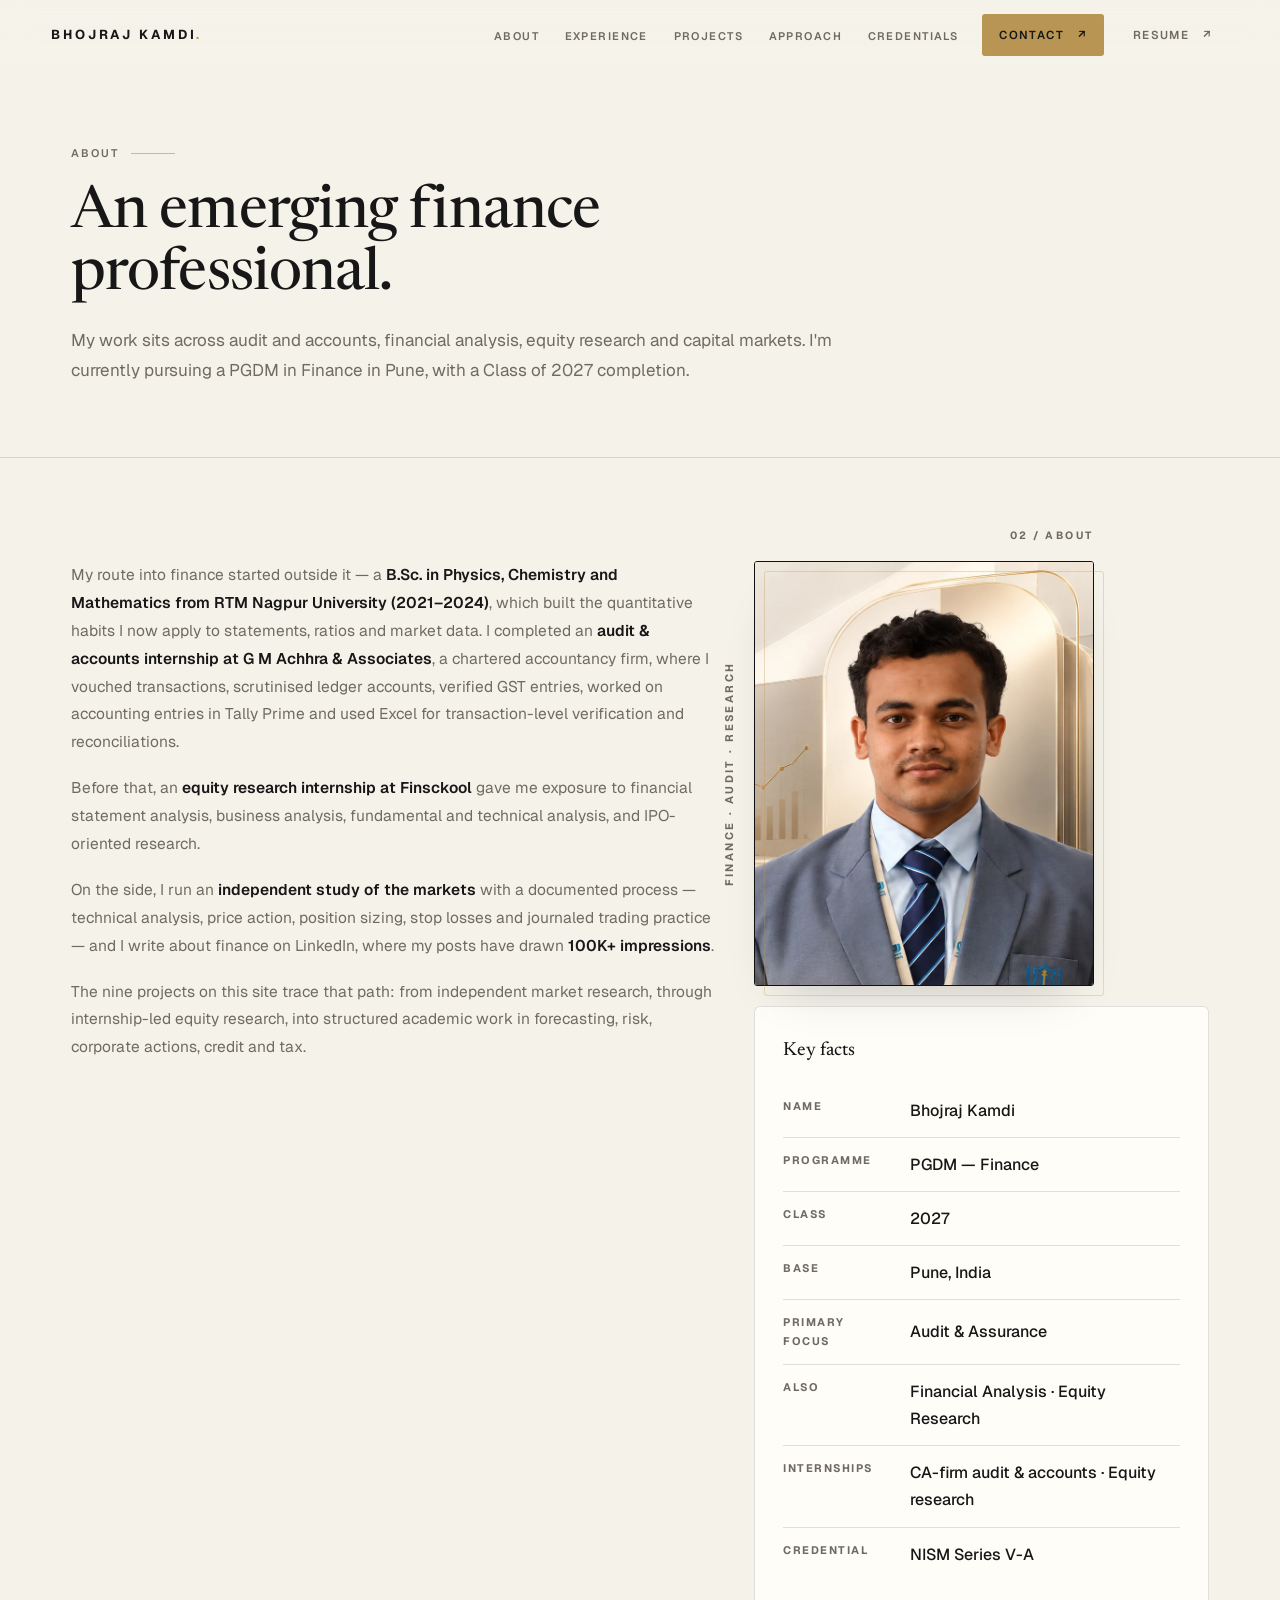
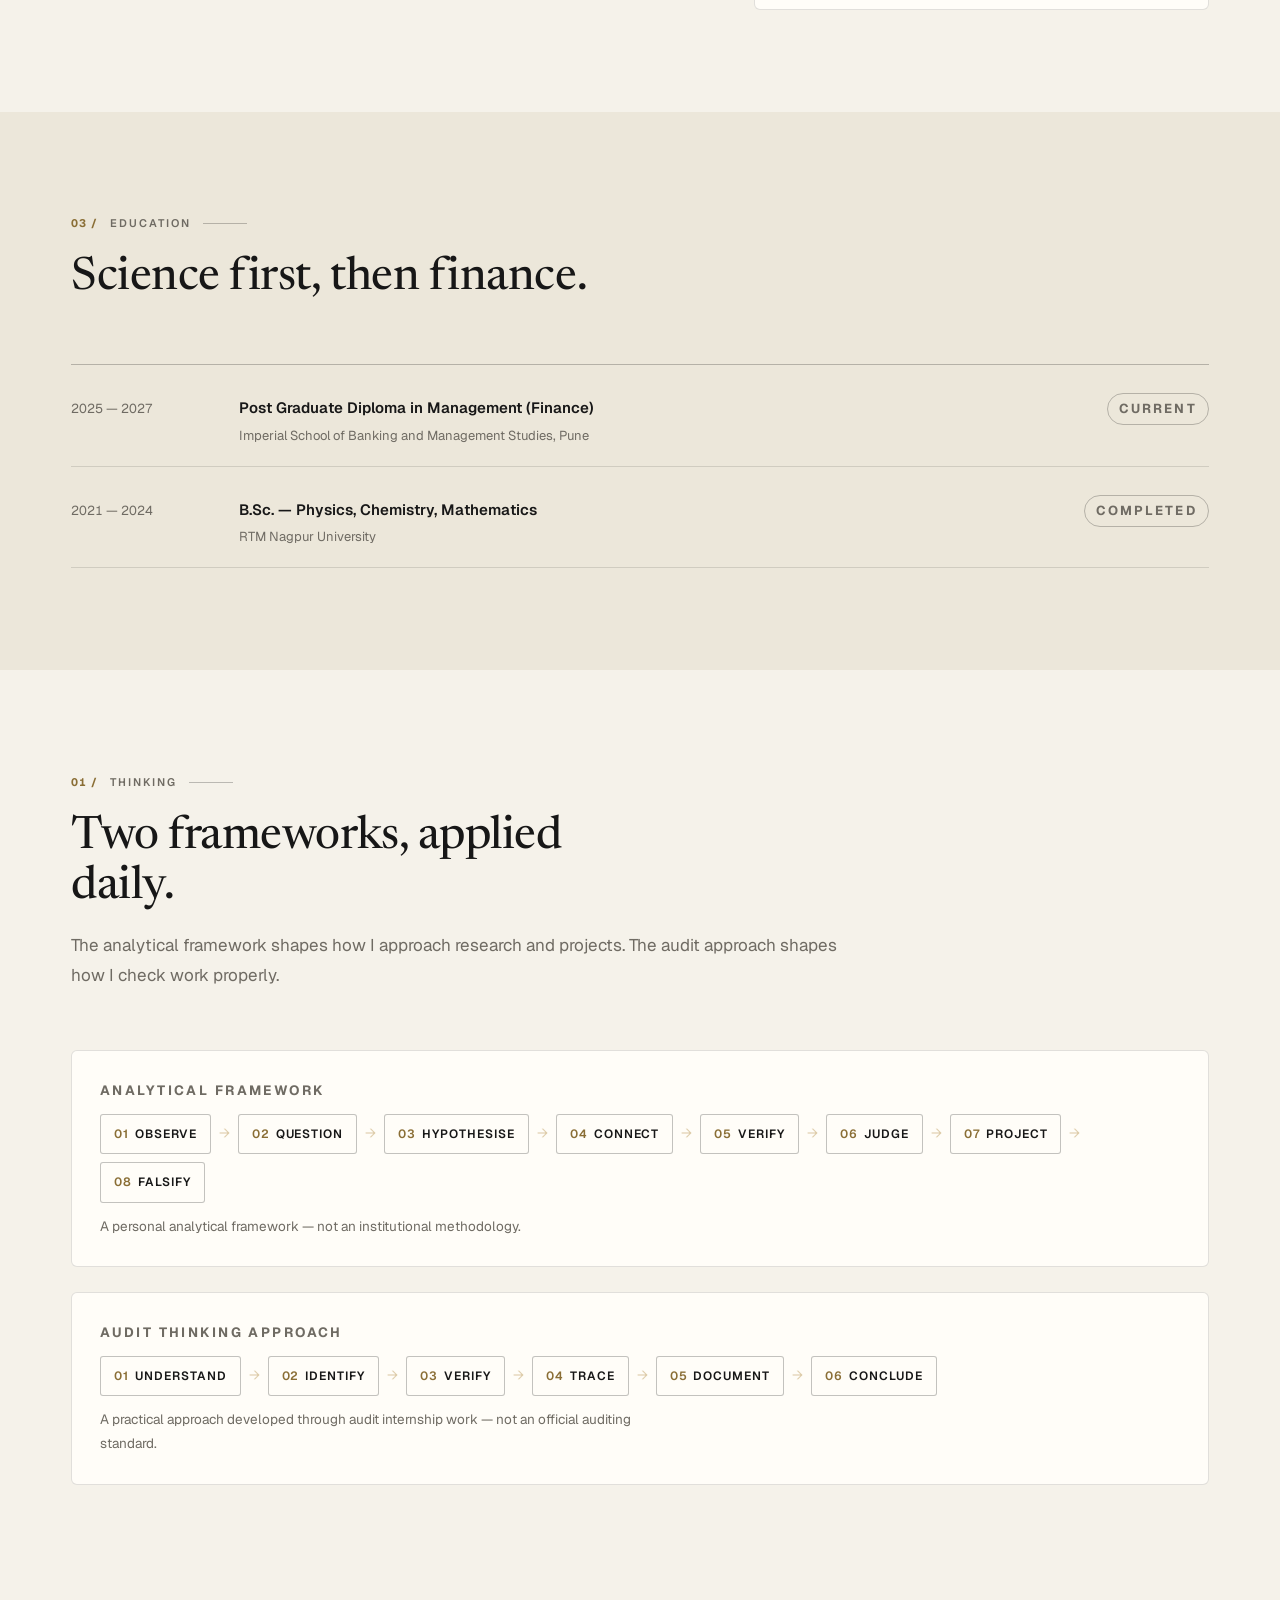
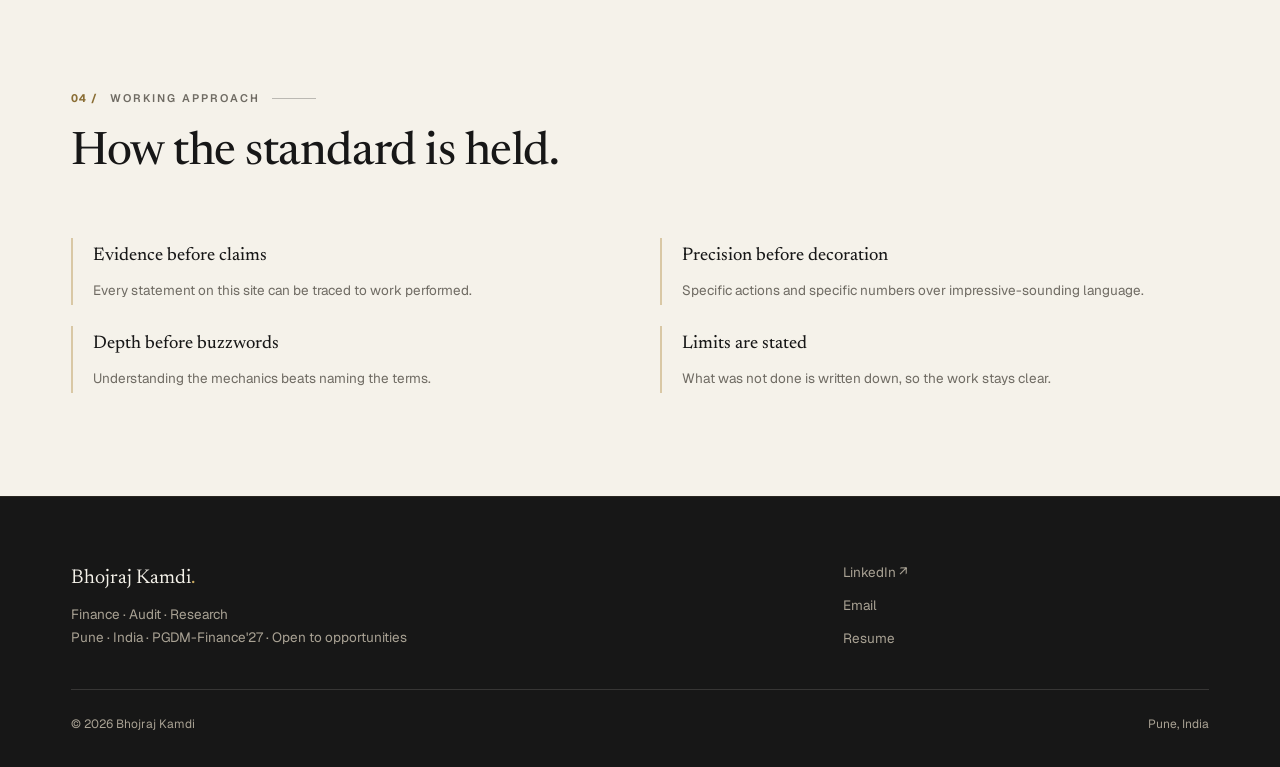
<file: about.html>
<!DOCTYPE html>
<html lang="en">
<head>
  <meta charset="UTF-8">
  <meta name="viewport" content="width=device-width, initial-scale=1.0">
  <title>About — Bhojraj Kamdi</title>
  <meta name="description" content="About Bhojraj Kamdi — PGDM-Finance '27. Audit internship experience, equity research internship, independent market study, and the frameworks applied across the work.">
  <link rel="icon" type="image/svg+xml" href="assets/favicon.svg">
  <link rel="preconnect" href="https://fonts.googleapis.com">
  <link rel="preconnect" href="https://fonts.gstatic.com" crossorigin>
  <link href="https://fonts.googleapis.com/css2?family=Geist:wght@300..800&family=Newsreader:ital,opsz,wght@0,6..72,300..700;1,6..72,300..700&display=swap" rel="stylesheet">
  <link rel="stylesheet" href="assets/styles.css">
  <noscript><style>.rv{opacity:1 !important;transform:none !important;}.acc-panel,.lib-detail{grid-template-rows:1fr;}</style></noscript>
</head>
<body>
  <a class="skip-link" href="#main">Skip to content</a>

  <header class="topbar" id="topbar">
    <a class="brand" href="index.html">Bhojraj Kamdi<span class="brand-dot">.</span></a>
    <nav class="nav" aria-label="Primary">
      <ul>
        <li><a href="index.html#about">About</a></li>
        <li><a href="index.html#experience">Experience</a></li>
        <li><a href="index.html#work">Projects</a></li>
        <li><a href="index.html#approach">Approach</a></li>
        <li><a href="index.html#credentials">Credentials</a></li>
      </ul>
    </nav>
    <div class="topbar-actions">
      
      <a class="btn btn-solid btn-sm" href="index.html#contact">Contact<span class="arrow">&nbsp;↗</span></a>
      <a class="btn btn-ghost btn-sm" href="https://docs.google.com/document/d/1BFeB2oi3oYkQRqjwEmUpC3M__p_ACSpZ/edit" target="_blank" rel="noopener noreferrer">Resume<span class="arrow">&nbsp;↗</span></a>
    </div>
    <button class="nav-toggle" id="navToggle" aria-expanded="false" aria-label="Open menu" aria-controls="mobileMenu">
      <span class="bar"></span>
      <span class="bar"></span>
    </button>
  </header>

  <div class="mobile-menu" id="mobileMenu">
    <nav aria-label="Mobile">
      <a href="index.html#about">About</a>
      <a href="index.html#experience">Experience</a>
      <a href="index.html#work">Projects</a>
      <a href="index.html#approach">Approach</a>
      <a href="index.html#credentials">Credentials</a>
      <a href="index.html#contact">Contact</a>
      <a href="https://docs.google.com/document/d/1BFeB2oi3oYkQRqjwEmUpC3M__p_ACSpZ/edit">Resume ↗</a>
    </nav>
    <div class="mm-actions">
      
      <a href="https://www.linkedin.com/in/bhojrajkamdi">LinkedIn ↗</a>
      <a href="https://docs.google.com/document/d/1BFeB2oi3oYkQRqjwEmUpC3M__p_ACSpZ/edit">Resume</a>
    </div>
  </div>

  <main id="main">
    <section class="page-hero">
      <div class="container">
        <p class="sec-label">About</p>
        <h1 class="rv">An emerging finance professional.</h1>
        <p class="lead rv d1">My work sits across audit and accounts, financial analysis, equity research and capital markets. I'm currently pursuing a PGDM in Finance in Pune, with a Class of 2027 completion.</p>
      </div>
    </section>

    <!-- BIO + FACTS -->
    <section class="section">
      <div class="container grid">
        <div class="col-7 story rv">
          <p>My route into finance started outside it — a <strong>B.Sc. in Physics, Chemistry and Mathematics from RTM Nagpur University (2021–2024)</strong>, which built the quantitative habits I now apply to statements, ratios and market data. I completed an <strong>audit &amp; accounts internship at G M Achhra &amp; Associates</strong>, a chartered accountancy firm, where I vouched transactions, scrutinised ledger accounts, verified GST entries, worked on accounting entries in Tally Prime and used Excel for transaction-level verification and reconciliations.</p>
          <p>Before that, an <strong>equity research internship at Finsckool</strong> gave me exposure to financial statement analysis, business analysis, fundamental and technical analysis, and IPO-oriented research.</p>
          <p>On the side, I run an <strong>independent study of the markets</strong> with a documented process — technical analysis, price action, position sizing, stop losses and journaled trading practice — and I write about finance on LinkedIn, where my posts have drawn <strong>100K+ impressions</strong>.</p>
          <p>The nine projects on this site trace that path: from independent market research, through internship-led equity research, into structured academic work in forecasting, risk, corporate actions, credit and tax.</p>
        </div>
        <div class="col-5 rv d1">
          <div class="portrait-stage portrait-stage--about">
            <span class="portrait-index" aria-hidden="true">02 / About</span>
            <span class="portrait-vlabel" aria-hidden="true">Finance · Audit · Research</span>
            <figure class="photo-plate">
              <img class="portrait" src="assets/bhojraj-kamdi-profile.webp" alt="Portrait of Bhojraj Kamdi" width="722" height="928" loading="lazy" decoding="async">
            </figure>
          </div>
          <div class="focus-box mt-5">
            <h3>Key facts</h3>
            <table class="kv">
              <tr><th>Name</th><td>Bhojraj Kamdi</td></tr>
              <tr><th>Programme</th><td>PGDM — Finance</td></tr>
              <tr><th>Class</th><td>2027</td></tr>
              <tr><th>Base</th><td>Pune, India</td></tr>
              <tr><th>Primary focus</th><td>Audit &amp; Assurance</td></tr>
              <tr><th>Also</th><td>Financial Analysis · Equity Research</td></tr>
              <tr><th>Internships</th><td>CA-firm audit &amp; accounts · Equity research</td></tr>
              <tr><th>Credential</th><td>NISM Series V-A</td></tr>
            </table>
          </div>
        </div>
      </div>
    </section>

    <!-- EDUCATION -->
    <section class="section section--stone">
      <div class="container">
        <div class="sec-head rv">
          <p class="sec-label"><span class="num">03 /</span> Education</p>
          <h2 class="sec-title">Science first, then finance.</h2>
        </div>
        <div class="edu-list rv">
          <div class="edu-row">
            <span class="edu-year">2025 — 2027</span>
            <div><b>Post Graduate Diploma in Management (Finance)</b><span>Imperial School of Banking and Management Studies, Pune</span></div>
            <span class="tl-kind">Current</span>
          </div>
          <div class="edu-row">
            <span class="edu-year">2021 — 2024</span>
            <div><b>B.Sc. — Physics, Chemistry, Mathematics</b><span>RTM Nagpur University</span></div>
            <span class="tl-kind">Completed</span>
          </div>
        </div>
      </div>
    </section>

    <!-- THINKING -->
    <section class="section">
      <div class="container">
        <div class="sec-head rv">
          <p class="sec-label"><span class="num">01 /</span> Thinking</p>
          <h2 class="sec-title">Two frameworks, applied daily.</h2>
          <p class="lead">The analytical framework shapes how I approach research and projects. The audit approach shapes how I check work properly.</p>
        </div>

        <div class="grid row-gap-lg">
          <div class="col-12 rv">
            <div class="focus-box mt-0">
              <p class="focus-kicker mb-3">Analytical framework</p>
              <div class="chain">
                <span class="cstep"><i>01</i>Observe</span><span class="carrow">→</span>
                <span class="cstep"><i>02</i>Question</span><span class="carrow">→</span>
                <span class="cstep"><i>03</i>Hypothesise</span><span class="carrow">→</span>
                <span class="cstep"><i>04</i>Connect</span><span class="carrow">→</span>
                <span class="cstep"><i>05</i>Verify</span><span class="carrow">→</span>
                <span class="cstep"><i>06</i>Judge</span><span class="carrow">→</span>
                <span class="cstep"><i>07</i>Project</span><span class="carrow">→</span>
                <span class="cstep"><i>08</i>Falsify</span>
              </div>
              <p class="star-text mt-3">A personal analytical framework — not an institutional methodology.</p>
            </div>
          </div>
          <div class="col-12 rv d1">
            <div class="focus-box mt-0">
              <p class="focus-kicker mb-3">Audit thinking approach</p>
              <div class="chain">
                <span class="cstep"><i>01</i>Understand</span><span class="carrow">→</span>
                <span class="cstep"><i>02</i>Identify</span><span class="carrow">→</span>
                <span class="cstep"><i>03</i>Verify</span><span class="carrow">→</span>
                <span class="cstep"><i>04</i>Trace</span><span class="carrow">→</span>
                <span class="cstep"><i>05</i>Document</span><span class="carrow">→</span>
                <span class="cstep"><i>06</i>Conclude</span>
              </div>
              <p class="star-text mt-3">A practical approach developed through audit internship work — not an official auditing standard.</p>
            </div>
          </div>
        </div>
      </div>
    </section>

    <!-- PRINCIPLES -->
    <section class="section">
      <div class="container">
        <div class="sec-head rv">
          <p class="sec-label"><span class="num">04 /</span> Working approach</p>
          <h2 class="sec-title">How the standard is held.</h2>
        </div>
        <div class="principles">
          <div class="principle rv"><b>Evidence before claims</b><span>Every statement on this site can be traced to work performed.</span></div>
          <div class="principle rv d1"><b>Precision before decoration</b><span>Specific actions and specific numbers over impressive-sounding language.</span></div>
          <div class="principle rv"><b>Depth before buzzwords</b><span>Understanding the mechanics beats naming the terms.</span></div>
          <div class="principle rv d1"><b>Limits are stated</b><span>What was not done is written down, so the work stays clear.</span></div>
        </div>
      </div>
    </section>
  </main>

  <footer class="footer">
    <div class="container">
      <div class="footer-grid">
        <div class="footer-brand">
          <p class="serif">Bhojraj Kamdi<span class="brand-dot">.</span></p>
          <p>Finance · Audit · Research</p>
          <p>Pune · India · PGDM-Finance'27 · Open to opportunities</p>
        </div>
        <div class="footer-links">
          
          <a href="https://www.linkedin.com/in/bhojrajkamdi">LinkedIn ↗</a>
          
          <a href="mailto:bhojrajkamdi14@gmail.com">Email</a>
          <a href="https://docs.google.com/document/d/1BFeB2oi3oYkQRqjwEmUpC3M__p_ACSpZ/edit">Resume</a>
        </div>
      </div>
      <div class="footer-bottom">
        <span>© <span id="year">2026</span> Bhojraj Kamdi</span>
        <span>Pune, India</span>
      </div>
    </div>
  </footer>

  <script src="assets/main.js"></script>
</body>
</html>
</file>
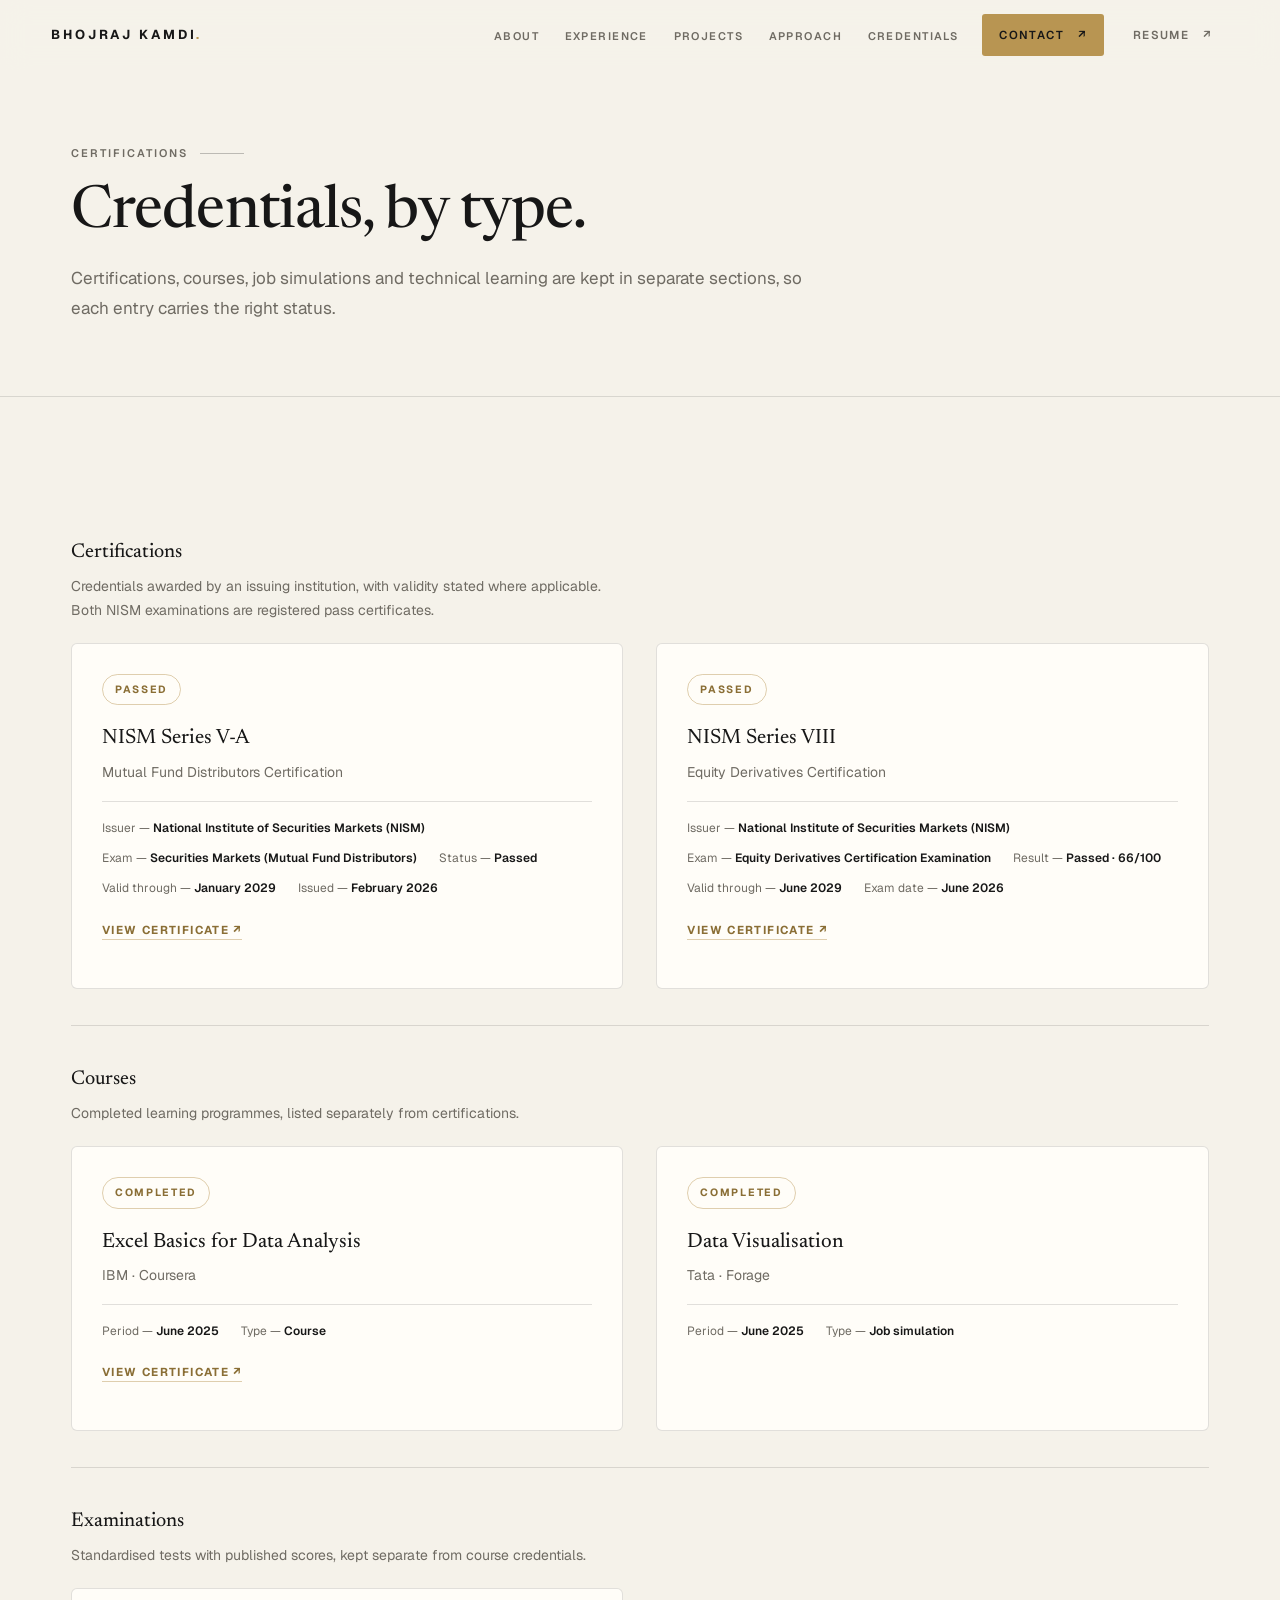
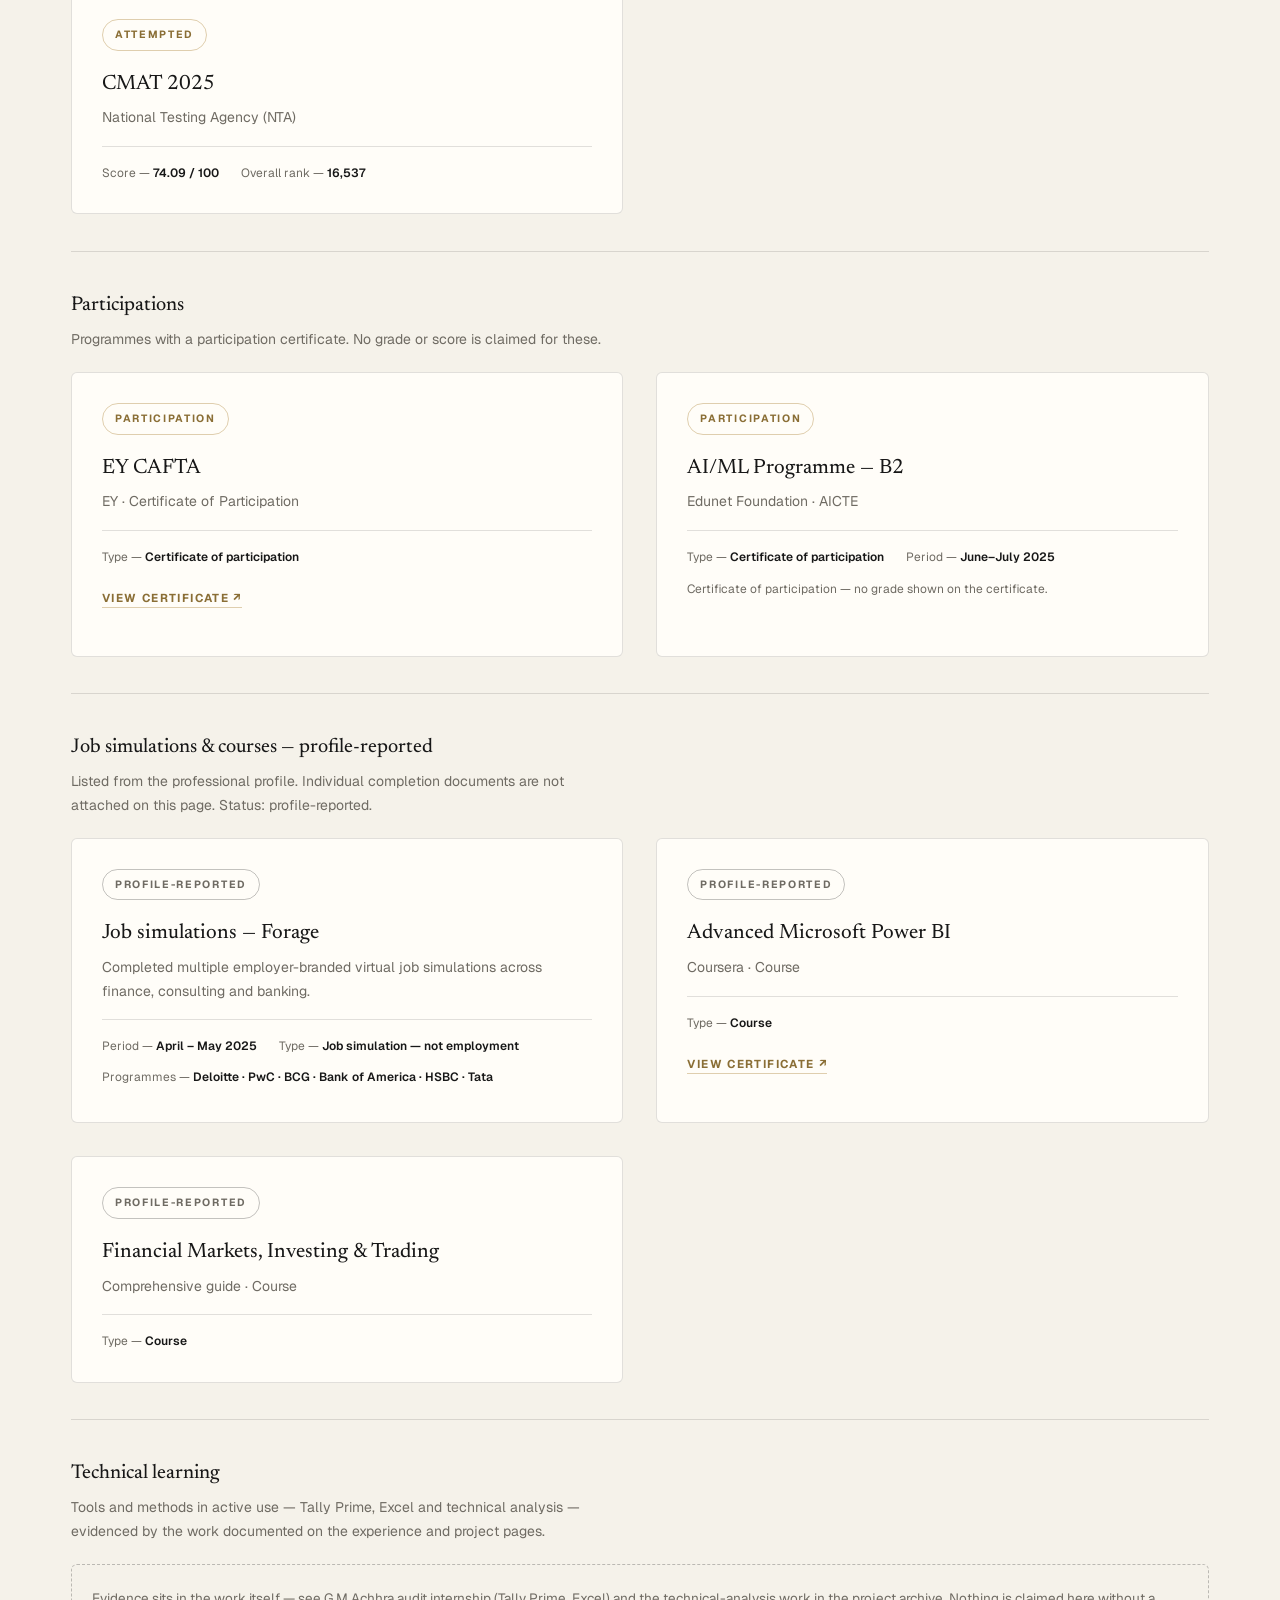
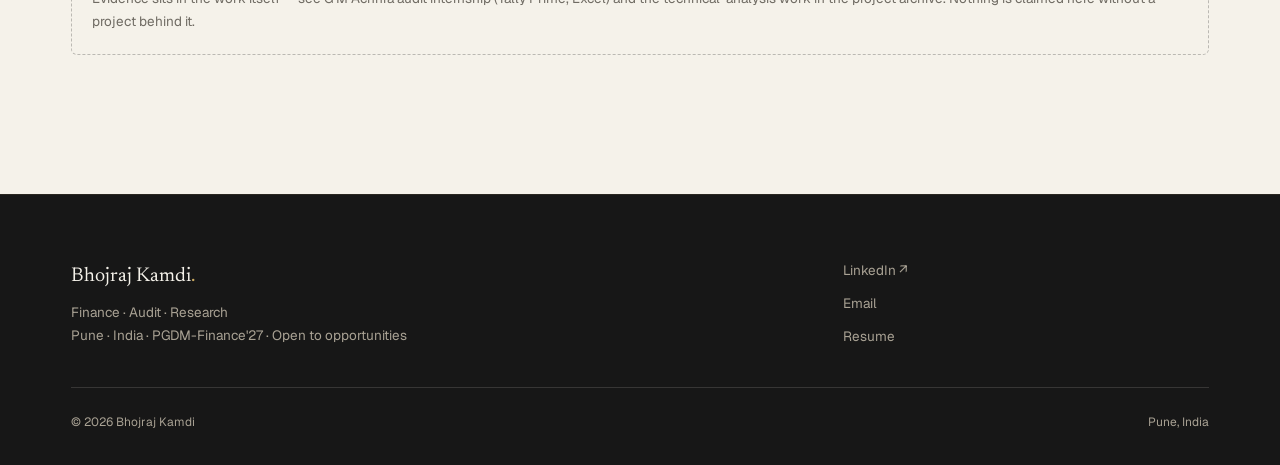
<file: certifications.html>
<!DOCTYPE html>
<html lang="en">
<head>
  <meta charset="UTF-8">
  <meta name="viewport" content="width=device-width, initial-scale=1.0">
  <title>Certifications — Bhojraj Kamdi</title>
  <meta name="description" content="Credentials of Bhojraj Kamdi, listed by type and evidenced status — NISM Series V-A and Series VIII, courses, examinations, participations, and job simulations.">
  <link rel="icon" type="image/svg+xml" href="assets/favicon.svg">
  <link rel="preconnect" href="https://fonts.googleapis.com">
  <link rel="preconnect" href="https://fonts.gstatic.com" crossorigin>
  <link href="https://fonts.googleapis.com/css2?family=Geist:wght@300..800&family=Newsreader:ital,opsz,wght@0,6..72,300..700;1,6..72,300..700&display=swap" rel="stylesheet">
  <link rel="stylesheet" href="assets/styles.css">
  <noscript><style>.rv{opacity:1 !important;transform:none !important;}.acc-panel,.lib-detail{grid-template-rows:1fr;}</style></noscript>
</head>
<body>
  <a class="skip-link" href="#main">Skip to content</a>

  <header class="topbar" id="topbar">
    <a class="brand" href="index.html">Bhojraj Kamdi<span class="brand-dot">.</span></a>
    <nav class="nav" aria-label="Primary">
      <ul>
        <li><a href="index.html#about">About</a></li>
        <li><a href="index.html#experience">Experience</a></li>
        <li><a href="index.html#work">Projects</a></li>
        <li><a href="index.html#approach">Approach</a></li>
        <li><a href="index.html#credentials">Credentials</a></li>
      </ul>
    </nav>
    <div class="topbar-actions">
      
      <a class="btn btn-solid btn-sm" href="index.html#contact">Contact<span class="arrow">&nbsp;↗</span></a>
      <a class="btn btn-ghost btn-sm" href="https://docs.google.com/document/d/1BFeB2oi3oYkQRqjwEmUpC3M__p_ACSpZ/edit" target="_blank" rel="noopener noreferrer">Resume<span class="arrow">&nbsp;↗</span></a>
    </div>
    <button class="nav-toggle" id="navToggle" aria-expanded="false" aria-label="Open menu" aria-controls="mobileMenu">
      <span class="bar"></span>
      <span class="bar"></span>
    </button>
  </header>

  <div class="mobile-menu" id="mobileMenu">
    <nav aria-label="Mobile">
      <a href="index.html#about">About</a>
      <a href="index.html#experience">Experience</a>
      <a href="index.html#work">Projects</a>
      <a href="index.html#approach">Approach</a>
      <a href="index.html#credentials">Credentials</a>
      <a href="index.html#contact">Contact</a>
      <a href="https://docs.google.com/document/d/1BFeB2oi3oYkQRqjwEmUpC3M__p_ACSpZ/edit">Resume ↗</a>
    </nav>
    <div class="mm-actions">
      
      <a href="https://www.linkedin.com/in/bhojrajkamdi">LinkedIn ↗</a>
      <a href="https://docs.google.com/document/d/1BFeB2oi3oYkQRqjwEmUpC3M__p_ACSpZ/edit">Resume</a>
    </div>
  </div>

  <main id="main">
    <section class="page-hero">
      <div class="container">
        <p class="sec-label">Certifications</p>
        <h1 class="rv">Credentials, by type.</h1>
        <p class="lead rv d1">Certifications, courses, job simulations and technical learning are kept in separate sections, so each entry carries the right status.</p>
      </div>
    </section>

    <section class="section">
      <div class="container">
        <div class="cred-block rv">
          <h3>Certifications</h3>
          <p class="cred-desc">Credentials awarded by an issuing institution, with validity stated where applicable. Both NISM examinations are registered pass certificates.</p>
          <div class="cred-grid">
            <article class="cred-card">
              <span class="cred-status">Passed</span>
              <h4 class="cred-code">NISM Series V-A</h4>
              <p class="cred-name">Mutual Fund Distributors Certification</p>
              <div class="cred-meta">
                <span>Issuer — <b>National Institute of Securities Markets (NISM)</b></span>
                <span>Exam — <b>Securities Markets (Mutual Fund Distributors)</b></span>
                <span>Status — <b>Passed</b></span>
                <span>Valid through — <b>January 2029</b></span>
                <span>Issued — <b>February 2026</b></span>
              </div>
              <p class="mt-4"><a class="cert-link" href="https://www.linkedin.com/in/bhojrajkamdi/overlay/Certifications/2144079845/treasury/?profileId=ACoAAEvARmkB_6Y-LyzUmGe9vpyLM2fe7vV5pdE" target="_blank" rel="noopener noreferrer">View certificate ↗</a></p>
            </article>

            <article class="cred-card">
              <span class="cred-status">Passed</span>
              <h4 class="cred-code">NISM Series VIII</h4>
              <p class="cred-name">Equity Derivatives Certification</p>
              <div class="cred-meta">
                <span>Issuer — <b>National Institute of Securities Markets (NISM)</b></span>
                <span>Exam — <b>Equity Derivatives Certification Examination</b></span>
                <span>Result — <b>Passed · 66/100</b></span>
                <span>Valid through — <b>June 2029</b></span>
                <span>Exam date — <b>June 2026</b></span>
              </div>
              <p class="mt-4"><a class="cert-link" href="https://www.linkedin.com/in/bhojrajkamdi/overlay/Certifications/724520856/treasury/?profileId=ACoAAEvARmkB_6Y-LyzUmGe9vpyLM2fe7vV5pdE" target="_blank" rel="noopener noreferrer">View certificate ↗</a></p>
            </article>
          </div>
        </div>

        <div class="cred-block rv">
          <h3>Courses</h3>
          <p class="cred-desc">Completed learning programmes, listed separately from certifications.</p>
          <div class="cred-grid">
            <article class="cred-card">
              <span class="cred-status">Completed</span>
              <h4 class="cred-code">Excel Basics for Data Analysis</h4>
              <p class="cred-name">IBM · Coursera</p>
              <div class="cred-meta">
                <span>Period — <b>June 2025</b></span>
                <span>Type — <b>Course</b></span>
              </div>
              <p class="mt-4"><a class="cert-link" href="https://www.coursera.org/account/accomplishments/verify/9ZVR9M8TNP1Q" target="_blank" rel="noopener noreferrer">View certificate ↗</a></p>
            </article>

            <article class="cred-card">
              <span class="cred-status">Completed</span>
              <h4 class="cred-code">Data Visualisation</h4>
              <p class="cred-name">Tata · Forage</p>
              <div class="cred-meta">
                <span>Period — <b>June 2025</b></span>
                <span>Type — <b>Job simulation</b></span>
              </div>
            </article>
          </div>
        </div>

        <div class="cred-block rv">
          <h3>Examinations</h3>
          <p class="cred-desc">Standardised tests with published scores, kept separate from course credentials.</p>
          <div class="cred-grid">
            <article class="cred-card">
              <span class="cred-status">Attempted</span>
              <h4 class="cred-code">CMAT 2025</h4>
              <p class="cred-name">National Testing Agency (NTA)</p>
              <div class="cred-meta">
                <span>Score — <b>74.09 / 100</b></span>
                <span>Overall rank — <b>16,537</b></span>
              </div>
            </article>
          </div>
        </div>

        <div class="cred-block rv">
          <h3>Participations</h3>
          <p class="cred-desc">Programmes with a participation certificate. No grade or score is claimed for these.</p>
          <div class="cred-grid">
            <article class="cred-card">
              <span class="cred-status">Participation</span>
              <h4 class="cred-code">EY CAFTA</h4>
              <p class="cred-name">EY · Certificate of Participation</p>
              <div class="cred-meta">
                <span>Type — <b>Certificate of participation</b></span>
              </div>
              <p class="mt-4"><a class="cert-link" href="https://ey.knorish.com/course/certverify/52775AMC98" target="_blank" rel="noopener noreferrer">View certificate ↗</a></p>
            </article>

            <article class="cred-card">
              <span class="cred-status">Participation</span>
              <h4 class="cred-code">AI/ML Programme — B2</h4>
              <p class="cred-name">Edunet Foundation · AICTE</p>
              <div class="cred-meta">
                <span>Type — <b>Certificate of participation</b></span>
                <span>Period — <b>June–July 2025</b></span>
              </div>
              <p class="cred-note">Certificate of participation — no grade shown on the certificate.</p>
            </article>
          </div>
        </div>

        <div class="cred-block rv">
          <h3>Job simulations &amp; courses — profile-reported</h3>
          <p class="cred-desc">Listed from the professional profile. Individual completion documents are not attached on this page. Status: profile-reported.</p>
          <div class="cred-grid">
            <article class="cred-card">
              <span class="cred-status cred-status--tiered">Profile-reported</span>
              <h4 class="cred-code">Job simulations — Forage</h4>
              <p class="cred-name">Completed multiple employer-branded virtual job simulations across finance, consulting and banking.</p>
              <div class="cred-meta">
                <span>Period — <b>April – May 2025</b></span>
                <span>Type — <b>Job simulation — not employment</b></span>
                <span>Programmes — <b>Deloitte · PwC · BCG · Bank of America · HSBC · Tata</b></span>
              </div>
            </article>

            <article class="cred-card">
              <span class="cred-status cred-status--tiered">Profile-reported</span>
              <h4 class="cred-code">Advanced Microsoft Power BI</h4>
              <p class="cred-name">Coursera · Course</p>
              <div class="cred-meta">
                <span>Type — <b>Course</b></span>
              </div>
              <p class="mt-4"><a class="cert-link" href="https://www.coursera.org/account/accomplishments/verify/GC2TZRZNHHGH?utm_source=link&utm_medium=certificate&utm_content=cert_image&utm_campaign=sharing_cta&utm_product=course" target="_blank" rel="noopener noreferrer">View certificate ↗</a></p>
            </article>

            <article class="cred-card">
              <span class="cred-status cred-status--tiered">Profile-reported</span>
              <h4 class="cred-code">Financial Markets, Investing &amp; Trading</h4>
              <p class="cred-name">Comprehensive guide · Course</p>
              <div class="cred-meta">
                <span>Type — <b>Course</b></span>
              </div>
            </article>
          </div>
        </div>

        <div class="cred-block rv">
          <h3>Technical learning</h3>
          <p class="cred-desc">Tools and methods in active use — Tally Prime, Excel and technical analysis — evidenced by the work documented on the experience and project pages.</p>
          <div class="cred-empty">Evidence sits in the work itself — see G M Achhra audit internship (Tally Prime, Excel) and the technical-analysis work in the project archive. Nothing is claimed here without a project behind it.</div>
        </div>
      </div>
    </section>
  </main>

  <footer class="footer">
    <div class="container">
      <div class="footer-grid">
        <div class="footer-brand">
          <p class="serif">Bhojraj Kamdi<span class="brand-dot">.</span></p>
          <p>Finance · Audit · Research</p>
          <p>Pune · India · PGDM-Finance'27 · Open to opportunities</p>
        </div>
        <div class="footer-links">
          
          <a href="https://www.linkedin.com/in/bhojrajkamdi">LinkedIn ↗</a>
          
          <a href="mailto:bhojrajkamdi14@gmail.com">Email</a>
          <a href="https://docs.google.com/document/d/1BFeB2oi3oYkQRqjwEmUpC3M__p_ACSpZ/edit">Resume</a>
        </div>
      </div>
      <div class="footer-bottom">
        <span>© <span id="year">2026</span> Bhojraj Kamdi</span>
        <span>Pune, India</span>
      </div>
    </div>
  </footer>

  <script src="assets/main.js"></script>
</body>
</html>
</file>
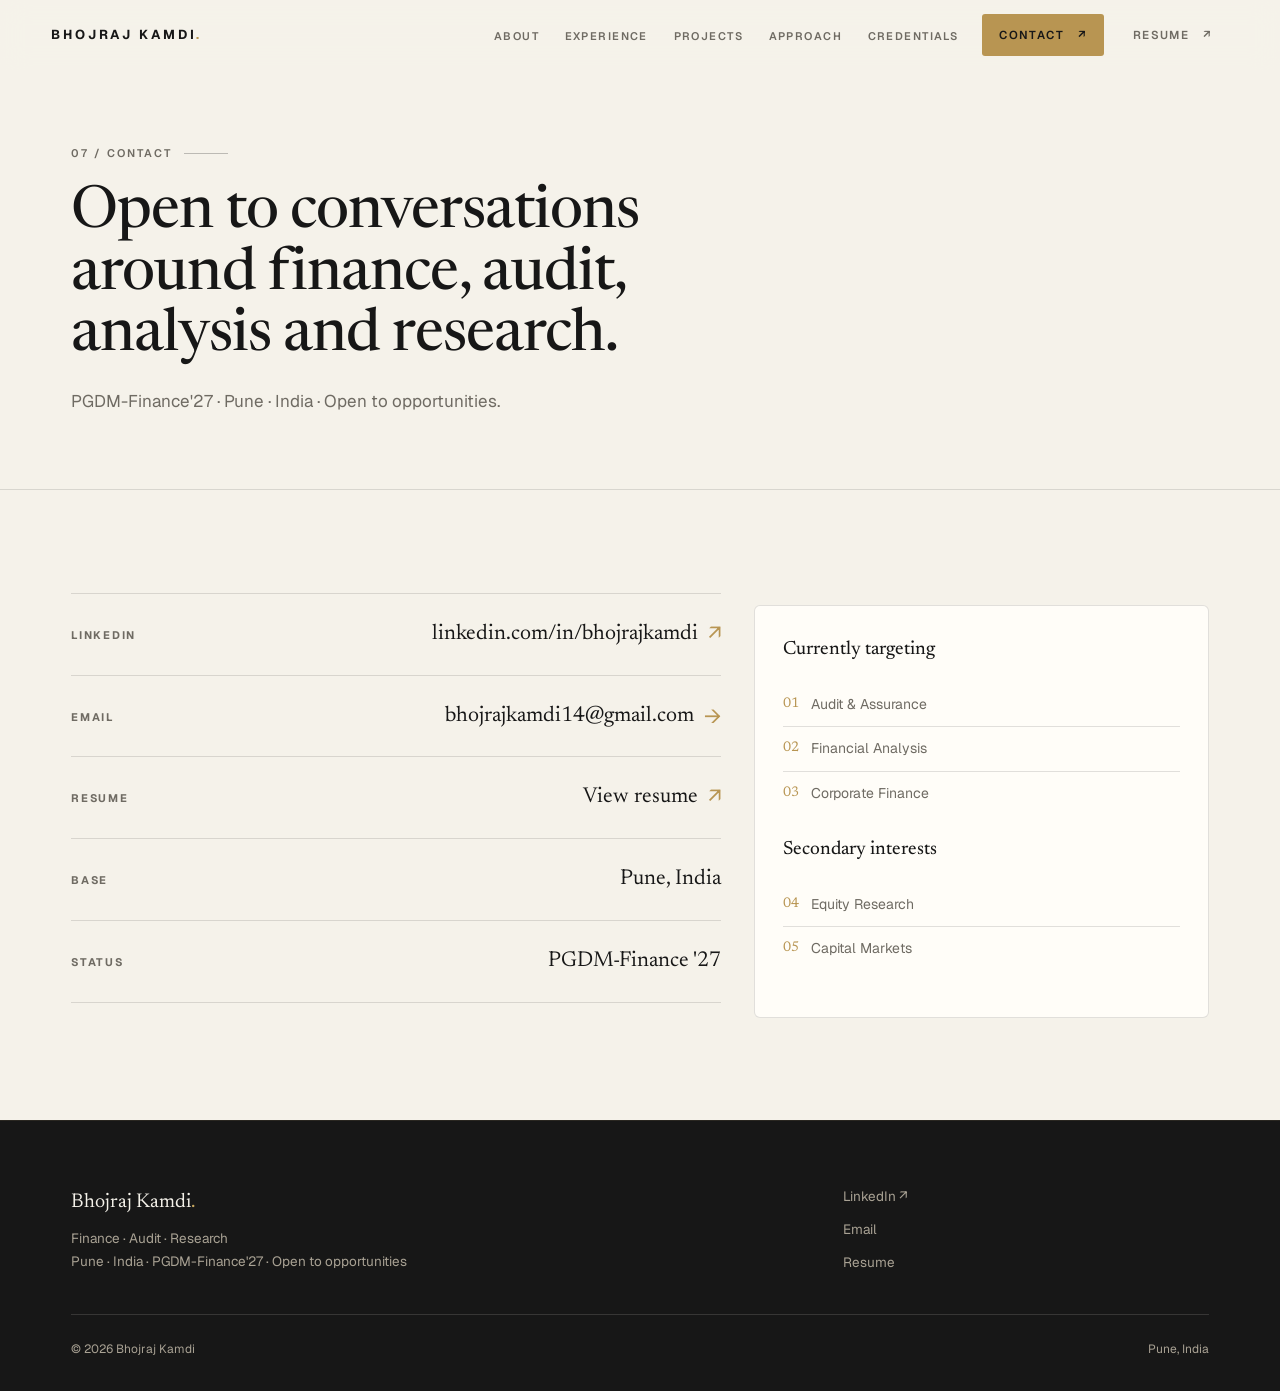
<file: contact.html>
<!DOCTYPE html>
<html lang="en">
<head>
  <meta charset="UTF-8">
  <meta name="viewport" content="width=device-width, initial-scale=1.0">
  <title>Contact — Bhojraj Kamdi</title>
  <meta name="description" content="Contact Bhojraj Kamdi — connect on LinkedIn, by email, or download the resume. Based in Pune, India.">
  <link rel="icon" type="image/svg+xml" href="assets/favicon.svg">
  <link rel="preconnect" href="https://fonts.googleapis.com">
  <link rel="preconnect" href="https://fonts.gstatic.com" crossorigin>
  <link href="https://fonts.googleapis.com/css2?family=Geist:wght@300..800&family=Newsreader:ital,opsz,wght@0,6..72,300..700;1,6..72,300..700&display=swap" rel="stylesheet">
  <link rel="stylesheet" href="assets/styles.css">
  <noscript><style>.rv{opacity:1 !important;transform:none !important;}.acc-panel,.lib-detail{grid-template-rows:1fr;}</style></noscript>
</head>
<body>
  <a class="skip-link" href="#main">Skip to content</a>

  <header class="topbar" id="topbar">
    <a class="brand" href="index.html">Bhojraj Kamdi<span class="brand-dot">.</span></a>
    <nav class="nav" aria-label="Primary">
      <ul>
        <li><a href="index.html#about">About</a></li>
        <li><a href="index.html#experience">Experience</a></li>
        <li><a href="index.html#work">Projects</a></li>
        <li><a href="index.html#approach">Approach</a></li>
        <li><a href="index.html#credentials">Credentials</a></li>
      </ul>
    </nav>
    <div class="topbar-actions">
      
      <a class="btn btn-solid btn-sm" href="index.html#contact">Contact<span class="arrow">&nbsp;↗</span></a>
      <a class="btn btn-ghost btn-sm" href="https://docs.google.com/document/d/1BFeB2oi3oYkQRqjwEmUpC3M__p_ACSpZ/edit" target="_blank" rel="noopener noreferrer">Resume<span class="arrow">&nbsp;↗</span></a>
    </div>
    <button class="nav-toggle" id="navToggle" aria-expanded="false" aria-label="Open menu" aria-controls="mobileMenu">
      <span class="bar"></span>
      <span class="bar"></span>
    </button>
  </header>

  <div class="mobile-menu" id="mobileMenu">
    <nav aria-label="Mobile">
      <a href="index.html#about">About</a>
      <a href="index.html#experience">Experience</a>
      <a href="index.html#work">Projects</a>
      <a href="index.html#approach">Approach</a>
      <a href="index.html#credentials">Credentials</a>
      <a href="index.html#contact">Contact</a>
      <a href="https://docs.google.com/document/d/1BFeB2oi3oYkQRqjwEmUpC3M__p_ACSpZ/edit">Resume ↗</a>
    </nav>
    <div class="mm-actions">
      
      <a href="https://www.linkedin.com/in/bhojrajkamdi">LinkedIn ↗</a>
      <a href="https://docs.google.com/document/d/1BFeB2oi3oYkQRqjwEmUpC3M__p_ACSpZ/edit">Resume</a>
    </div>
  </div>

  <main id="main">
    <section class="page-hero">
      <div class="container">
        <p class="sec-label">07 / Contact</p>
        <h1 class="rv">Open to conversations around finance, audit, analysis and research.</h1>
        <p class="lead rv d1">PGDM-Finance'27 · Pune · India · Open to opportunities.</p>
      </div>
    </section>

    <section class="section">
      <div class="container grid">
        <div class="col-7 rv">
          
          <div class="contact-line">
            <span class="contact-kicker">LinkedIn</span>
            <a class="contact-value" href="https://www.linkedin.com/in/bhojrajkamdi" target="_blank" rel="noopener noreferrer">linkedin.com/in/bhojrajkamdi <span class="arrow">↗</span></a>
          </div>

          <div class="contact-line">
            <span class="contact-kicker">Email</span>
            <a class="contact-value" href="mailto:bhojrajkamdi14@gmail.com">bhojrajkamdi14@gmail.com <span class="arrow">→</span></a>
          </div>
          <div class="contact-line">
            <span class="contact-kicker">Resume</span>
            <a class="contact-value" href="https://docs.google.com/document/d/1BFeB2oi3oYkQRqjwEmUpC3M__p_ACSpZ/edit" target="_blank" rel="noopener noreferrer">View resume <span class="arrow">↗</span></a>
          </div>
          <div class="contact-line">
            <span class="contact-kicker">Base</span>
            <span class="contact-static">Pune, India</span>
          </div>
          <div class="contact-line">
            <span class="contact-kicker">Status</span>
            <span class="contact-static">PGDM-Finance '27</span>
          </div>
        </div>

        <div class="col-5 rv d1">
          <div class="focus-box mt-3">
            <h3>Currently targeting</h3>
            <ul>
              <li><span class="n">01</span>Audit &amp; Assurance</li>
              <li><span class="n">02</span>Financial Analysis</li>
              <li><span class="n">03</span>Corporate Finance</li>
            </ul>
            <h3 style="margin-top:18px;">Secondary interests</h3>
            <ul>
              <li><span class="n">04</span>Equity Research</li>
              <li><span class="n">05</span>Capital Markets</li>
            </ul>
          </div>
        </div>
      </div>
    </section>
  </main>

  <footer class="footer">
    <div class="container">
      <div class="footer-grid">
        <div class="footer-brand">
          <p class="serif">Bhojraj Kamdi<span class="brand-dot">.</span></p>
          <p>Finance · Audit · Research</p>
          <p>Pune · India · PGDM-Finance'27 · Open to opportunities</p>
        </div>
        <div class="footer-links">
          
          <a href="https://www.linkedin.com/in/bhojrajkamdi">LinkedIn ↗</a>
          
          <a href="mailto:bhojrajkamdi14@gmail.com">Email</a>
          <a href="https://docs.google.com/document/d/1BFeB2oi3oYkQRqjwEmUpC3M__p_ACSpZ/edit">Resume</a>
        </div>
      </div>
      <div class="footer-bottom">
        <span>© <span id="year">2026</span> Bhojraj Kamdi</span>
        <span>Pune, India</span>
      </div>
    </div>
  </footer>

  <script src="assets/main.js"></script>
</body>
</html>
</file>
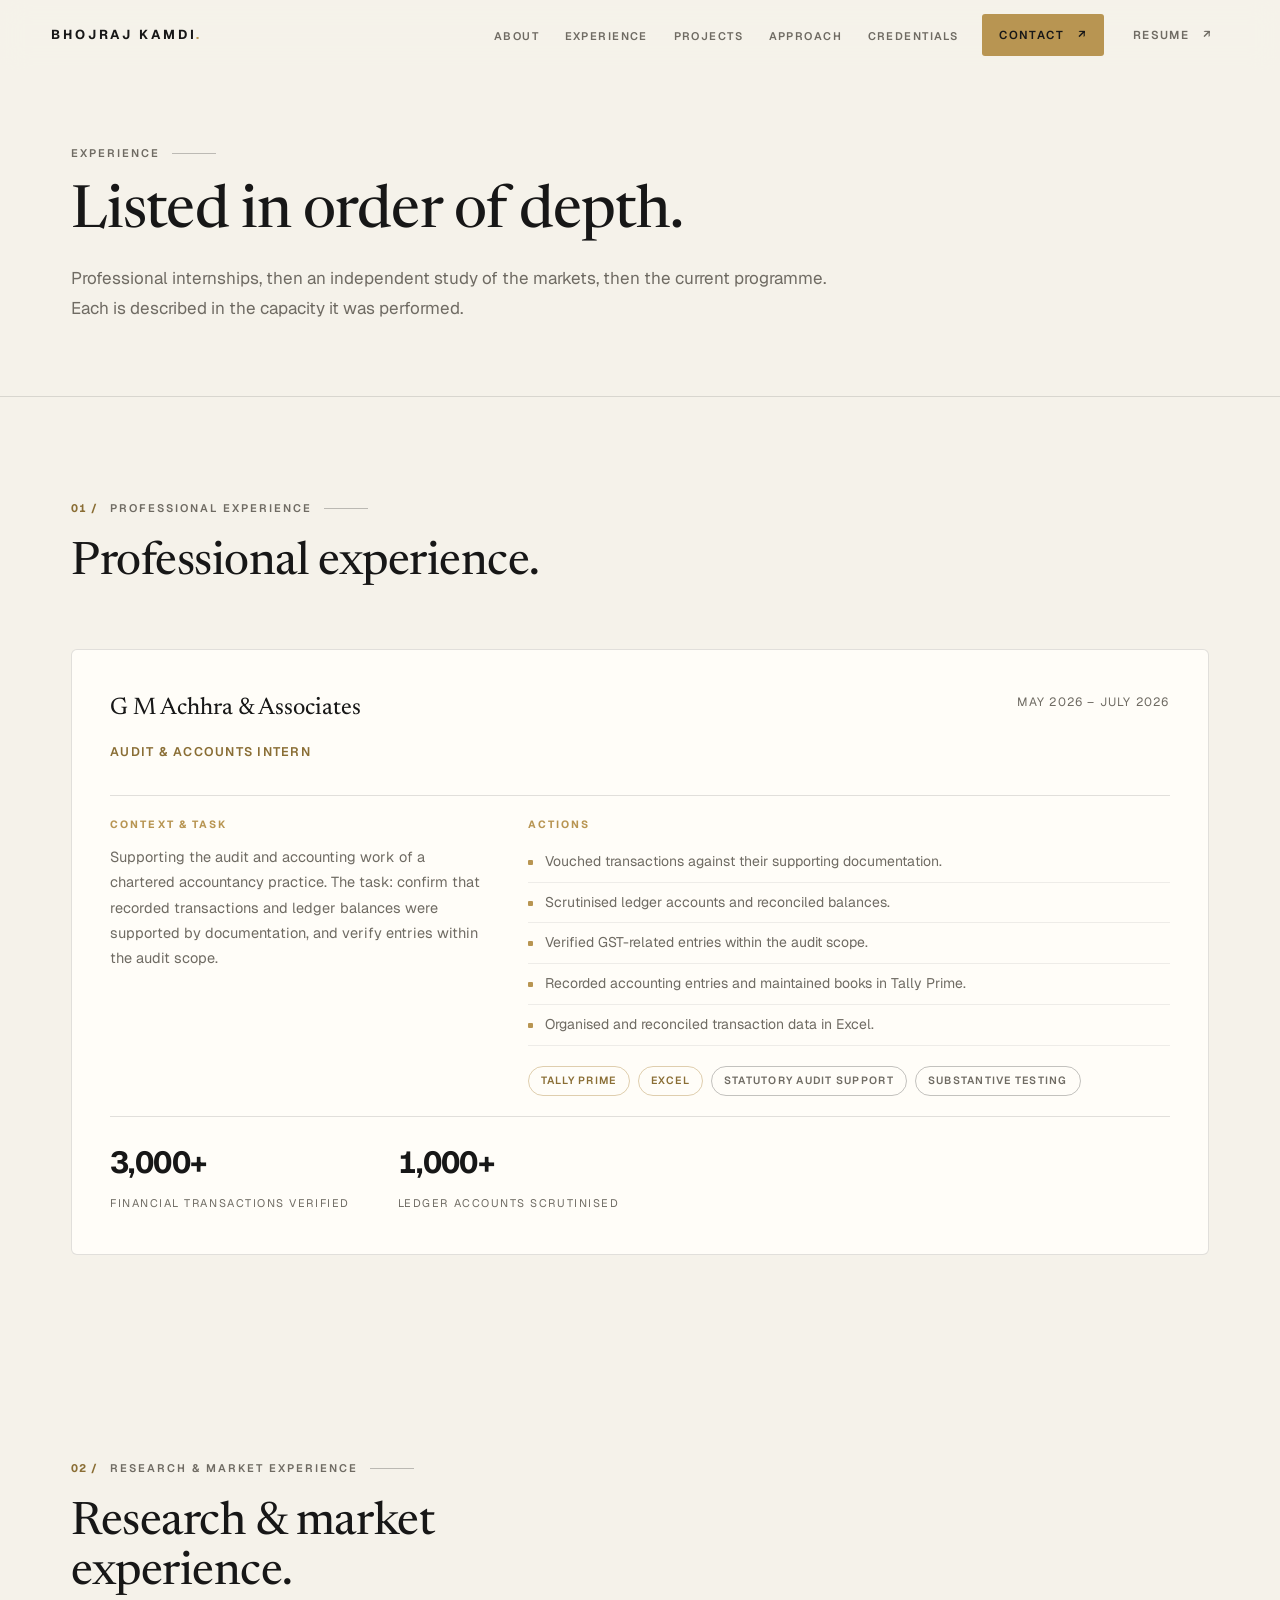
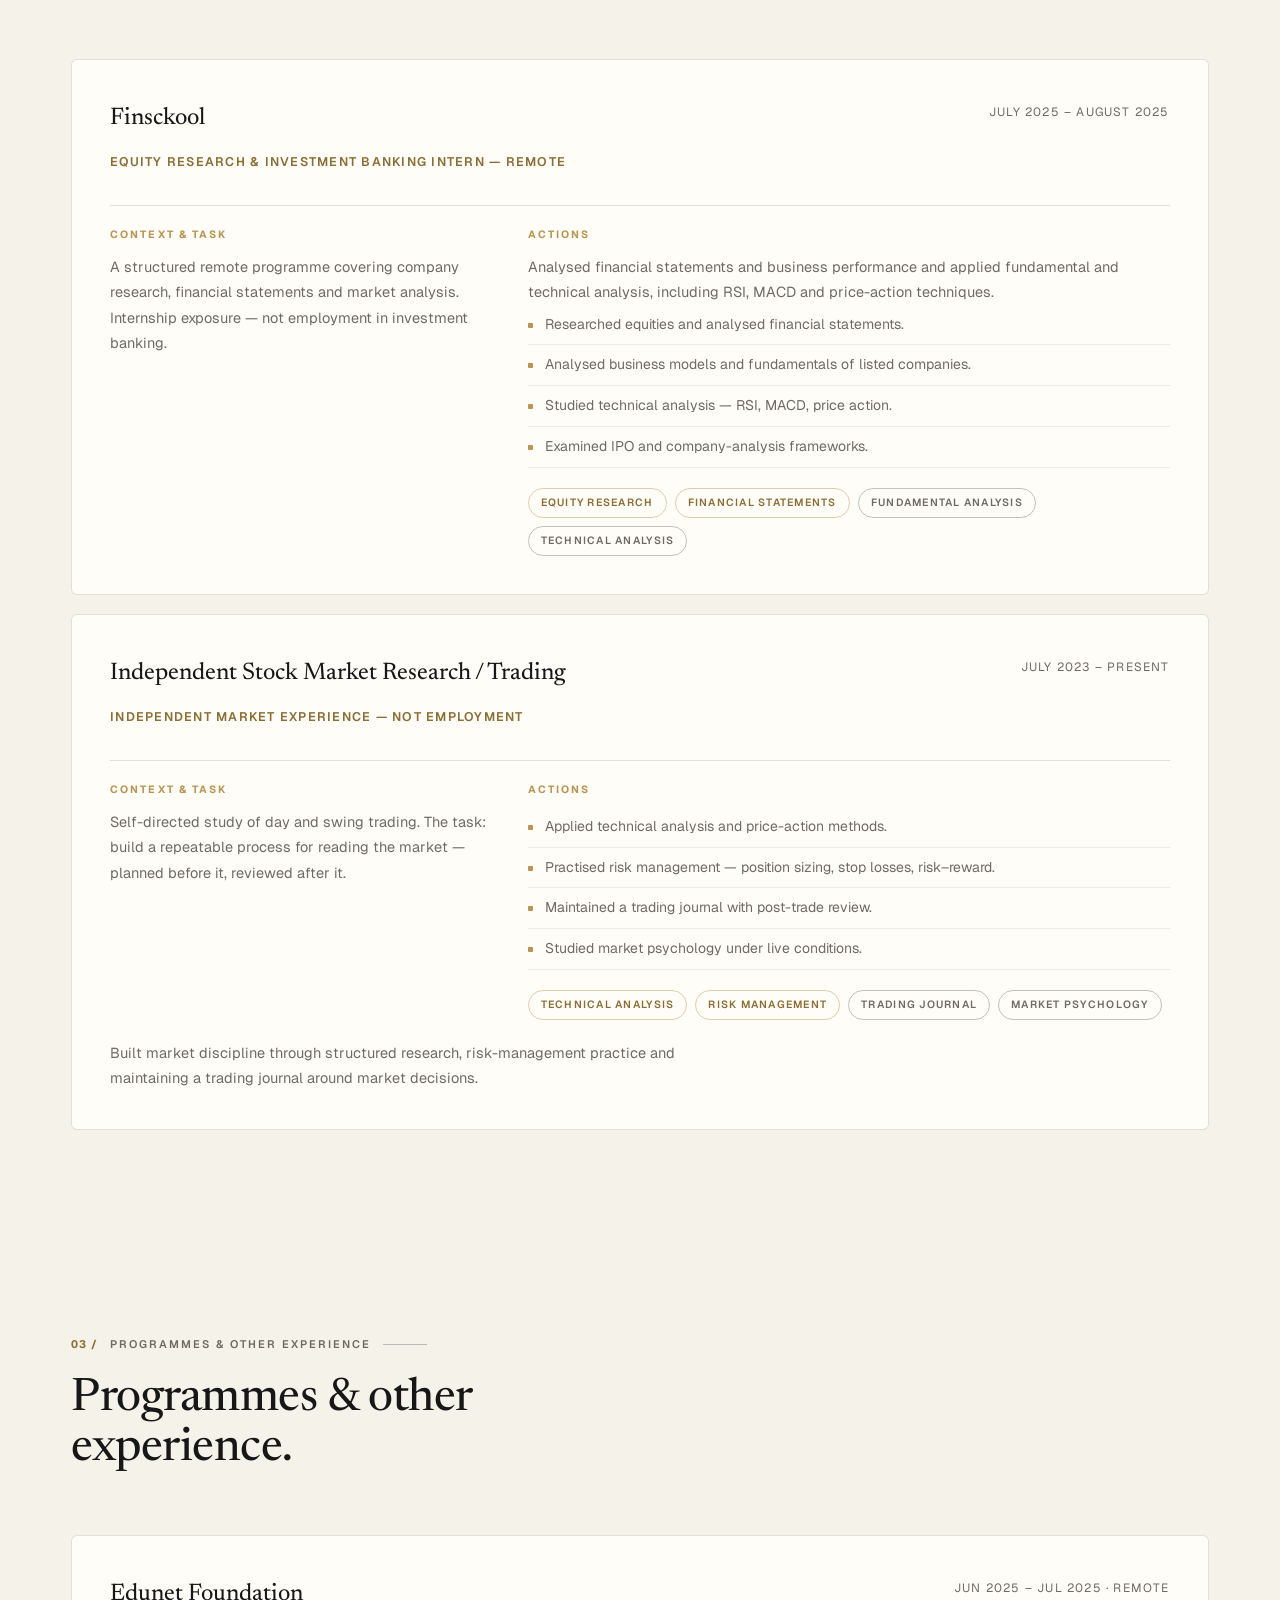
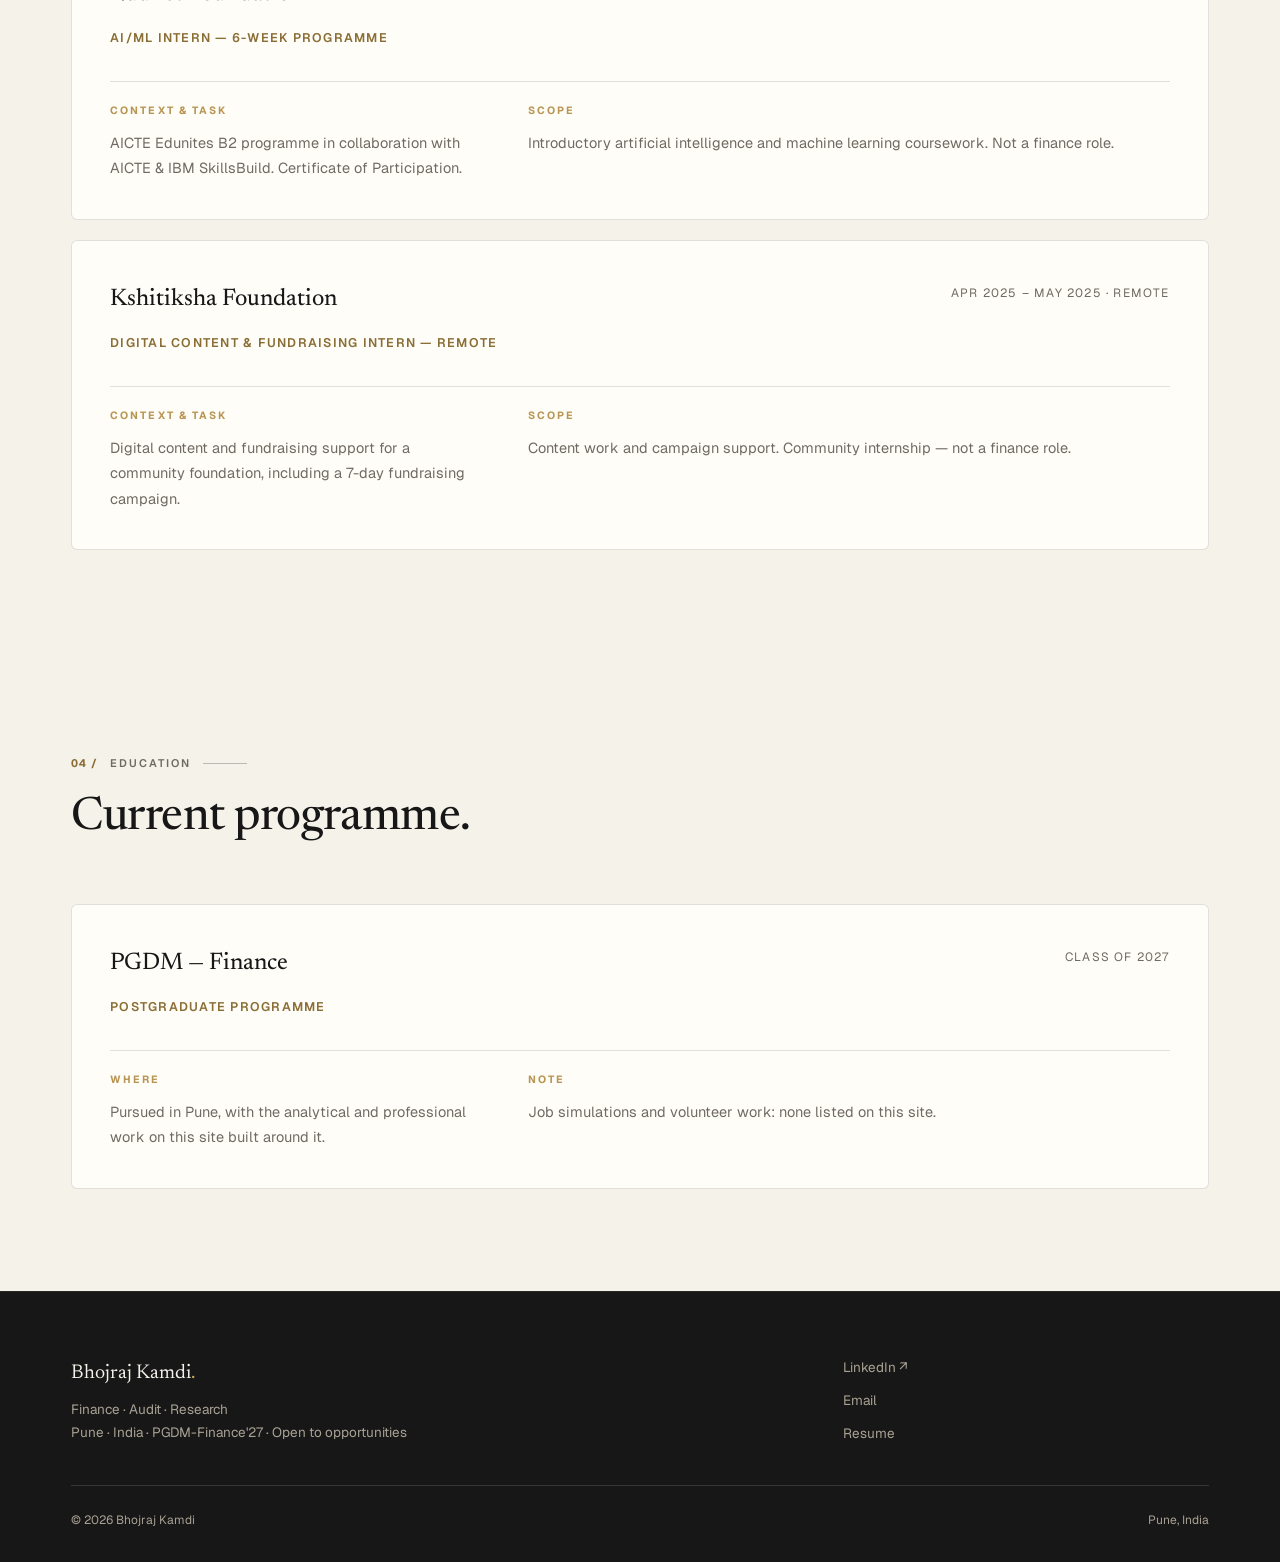
<file: experience.html>
<!DOCTYPE html>
<html lang="en">
<head>
  <meta charset="UTF-8">
  <meta name="viewport" content="width=device-width, initial-scale=1.0">
  <title>Experience — Bhojraj Kamdi</title>
  <meta name="description" content="Experience of Bhojraj Kamdi — audit and accounts internship at G M Achhra & Associates, equity research internship at Finsckool, and independent market study.">
  <link rel="icon" type="image/svg+xml" href="assets/favicon.svg">
  <link rel="preconnect" href="https://fonts.googleapis.com">
  <link rel="preconnect" href="https://fonts.gstatic.com" crossorigin>
  <link href="https://fonts.googleapis.com/css2?family=Geist:wght@300..800&family=Newsreader:ital,opsz,wght@0,6..72,300..700;1,6..72,300..700&display=swap" rel="stylesheet">
  <link rel="stylesheet" href="assets/styles.css">
  <noscript><style>.rv{opacity:1 !important;transform:none !important;}.acc-panel,.lib-detail{grid-template-rows:1fr;}</style></noscript>
</head>
<body>
  <a class="skip-link" href="#main">Skip to content</a>

  <header class="topbar" id="topbar">
    <a class="brand" href="index.html">Bhojraj Kamdi<span class="brand-dot">.</span></a>
    <nav class="nav" aria-label="Primary">
      <ul>
        <li><a href="index.html#about">About</a></li>
        <li><a href="index.html#experience">Experience</a></li>
        <li><a href="index.html#work">Projects</a></li>
        <li><a href="index.html#approach">Approach</a></li>
        <li><a href="index.html#credentials">Credentials</a></li>
      </ul>
    </nav>
    <div class="topbar-actions">
      
      <a class="btn btn-solid btn-sm" href="index.html#contact">Contact<span class="arrow">&nbsp;↗</span></a>
      <a class="btn btn-ghost btn-sm" href="https://docs.google.com/document/d/1BFeB2oi3oYkQRqjwEmUpC3M__p_ACSpZ/edit" target="_blank" rel="noopener noreferrer">Resume<span class="arrow">&nbsp;↗</span></a>
    </div>
    <button class="nav-toggle" id="navToggle" aria-expanded="false" aria-label="Open menu" aria-controls="mobileMenu">
      <span class="bar"></span>
      <span class="bar"></span>
    </button>
  </header>

  <div class="mobile-menu" id="mobileMenu">
    <nav aria-label="Mobile">
      <a href="index.html#about">About</a>
      <a href="index.html#experience">Experience</a>
      <a href="index.html#work">Projects</a>
      <a href="index.html#approach">Approach</a>
      <a href="index.html#credentials">Credentials</a>
      <a href="index.html#contact">Contact</a>
      <a href="https://docs.google.com/document/d/1BFeB2oi3oYkQRqjwEmUpC3M__p_ACSpZ/edit">Resume ↗</a>
    </nav>
    <div class="mm-actions">
      
      <a href="https://www.linkedin.com/in/bhojrajkamdi">LinkedIn ↗</a>
      <a href="https://docs.google.com/document/d/1BFeB2oi3oYkQRqjwEmUpC3M__p_ACSpZ/edit">Resume</a>
    </div>
  </div>

  <main id="main">
    <section class="page-hero">
      <div class="container">
        <p class="sec-label">Experience</p>
        <h1 class="rv">Listed in order of depth.</h1>
        <p class="lead rv d1">Professional internships, then an independent study of the markets, then the current programme. Each is described in the capacity it was performed.</p>
      </div>
    </section>

    <!-- PROFESSIONAL -->
    <section class="section">
      <div class="container">
        <div class="sec-head rv">
          <p class="sec-label"><span class="num">01 /</span> Professional experience</p>
          <h2 class="sec-title">Professional experience.</h2>
        </div>

        <article class="exp rv">
          <div class="exp-head">
            <div>
              <h2 class="exp-org">G M Achhra &amp; Associates</h2>
              <p class="exp-role">Audit &amp; Accounts Intern</p>
            </div>
            <span class="exp-period">May 2026 – July 2026</span>
          </div>
          <div class="star-row">
            <div>
              <span class="star-kicker">Context &amp; task</span>
              <p class="star-text">Supporting the audit and accounting work of a chartered accountancy practice. The task: confirm that recorded transactions and ledger balances were supported by documentation, and verify entries within the audit scope.</p>
            </div>
            <div>
              <span class="star-kicker">Actions</span>
              <ul class="action-list">
                <li>Vouched transactions against their supporting documentation.</li>
                <li>Scrutinised ledger accounts and reconciled balances.</li>
                <li>Verified GST-related entries within the audit scope.</li>
                <li>Recorded accounting entries and maintained books in Tally Prime.</li>
                <li>Organised and reconciled transaction data in Excel.</li>
              </ul>
              <div class="tag-row">
                <span class="pill pill--gold">Tally Prime</span>
                <span class="pill pill--gold">Excel</span>
                <span class="pill">Statutory audit support</span>
                <span class="pill">Substantive testing</span>
              </div>
            </div>
          </div>
          <div class="result-strip">
            <div class="result-item"><b class="tnum">3,000+</b><span>Financial transactions verified</span></div>
            <div class="result-item"><b class="tnum">1,000+</b><span>Ledger accounts scrutinised</span></div>
          </div>
        </article>
      </div>
    </section>

    <!-- ADDITIONAL / RESEARCH -->
    <section class="section">
      <div class="container">
        <div class="sec-head rv">
          <p class="sec-label"><span class="num">02 /</span> Research &amp; market experience</p>
          <h2 class="sec-title">Research &amp; market experience.</h2>
        </div>

        <article class="exp rv">
          <div class="exp-head">
            <div>
              <h2 class="exp-org">Finsckool</h2>
              <p class="exp-role">Equity Research &amp; Investment Banking Intern — Remote</p>
            </div>
            <span class="exp-period">July 2025 – August 2025</span>
          </div>
          <div class="star-row">
            <div>
              <span class="star-kicker">Context &amp; task</span>
              <p class="star-text">A structured remote programme covering company research, financial statements and market analysis. Internship exposure — not employment in investment banking.</p>
            </div>
            <div>
              <span class="star-kicker">Actions</span>
              <p class="star-text">Analysed financial statements and business performance and applied fundamental and technical analysis, including RSI, MACD and price-action techniques.</p>
              <ul class="action-list">
                <li>Researched equities and analysed financial statements.</li>
                <li>Analysed business models and fundamentals of listed companies.</li>
                <li>Studied technical analysis — RSI, MACD, price action.</li>
                <li>Examined IPO and company-analysis frameworks.</li>
              </ul>
              <div class="tag-row">
                <span class="pill pill--gold">Equity research</span>
                <span class="pill pill--gold">Financial statements</span>
                <span class="pill">Fundamental analysis</span>
                <span class="pill">Technical analysis</span>
              </div>
            </div>
          </div>
        </article>

        <article class="exp rv d1" style="margin-top:20px;">
          <div class="exp-head">
            <div>
              <h2 class="exp-org">Independent Stock Market Research / Trading</h2>
              <p class="exp-role">Independent market experience — not employment</p>
            </div>
            <span class="exp-period">July 2023 – Present</span>
          </div>
          <div class="star-row">
            <div>
              <span class="star-kicker">Context &amp; task</span>
              <p class="star-text">Self-directed study of day and swing trading. The task: build a repeatable process for reading the market — planned before it, reviewed after it.</p>
            </div>
            <div>
              <span class="star-kicker">Actions</span>
              <ul class="action-list">
                <li>Applied technical analysis and price-action methods.</li>
                <li>Practised risk management — position sizing, stop losses, risk–reward.</li>
                <li>Maintained a trading journal with post-trade review.</li>
                <li>Studied market psychology under live conditions.</li>
              </ul>
              <div class="tag-row">
                <span class="pill pill--gold">Technical analysis</span>
                <span class="pill pill--gold">Risk management</span>
                <span class="pill">Trading journal</span>
                <span class="pill">Market psychology</span>
              </div>
            </div>
          </div>
          <p class="star-text mt-5">Built market discipline through structured research, risk-management practice and maintaining a trading journal around market decisions.</p>
        </article>
      </div>
    </section>

    <!-- COMMUNITY / PROGRAMS -->
    <section class="section">
      <div class="container">
        <div class="sec-head rv">
          <p class="sec-label"><span class="num">03 /</span> Programmes &amp; other experience</p>
          <h2 class="sec-title">Programmes &amp; other experience.</h2>
        </div>

        <article class="exp rv">
          <div class="exp-head">
            <div>
              <h2 class="exp-org">Edunet Foundation</h2>
              <p class="exp-role">AI/ML Intern — 6-week programme</p>
            </div>
            <span class="exp-period">Jun 2025 – Jul 2025 · Remote</span>
          </div>
          <div class="star-row">
            <div>
              <span class="star-kicker">Context &amp; task</span>
              <p class="star-text">AICTE Edunites B2 programme in collaboration with AICTE &amp; IBM SkillsBuild. Certificate of Participation.</p>
            </div>
            <div>
              <span class="star-kicker">Scope</span>
              <p class="star-text">Introductory artificial intelligence and machine learning coursework. Not a finance role.</p>
            </div>
          </div>
        </article>

        <article class="exp rv d1">
          <div class="exp-head">
            <div>
              <h2 class="exp-org">Kshitiksha Foundation</h2>
              <p class="exp-role">Digital Content &amp; Fundraising Intern — Remote</p>
            </div>
            <span class="exp-period">Apr 2025 – May 2025 · Remote</span>
          </div>
          <div class="star-row">
            <div>
              <span class="star-kicker">Context &amp; task</span>
              <p class="star-text">Digital content and fundraising support for a community foundation, including a 7-day fundraising campaign.</p>
            </div>
            <div>
              <span class="star-kicker">Scope</span>
              <p class="star-text">Content work and campaign support. Community internship — not a finance role.</p>
            </div>
          </div>
        </article>
      </div>
    </section>

    <!-- EDUCATION -->
    <section class="section">
      <div class="container">
        <div class="sec-head rv">
          <p class="sec-label"><span class="num">04 /</span> Education</p>
          <h2 class="sec-title">Current programme.</h2>
        </div>

        <article class="exp rv">
          <div class="exp-head">
            <div>
              <h2 class="exp-org">PGDM — Finance</h2>
              <p class="exp-role">Postgraduate programme</p>
            </div>
            <span class="exp-period">Class of 2027</span>
          </div>
          <div class="star-row">
            <div>
              <span class="star-kicker">Where</span>
              <p class="star-text">Pursued in Pune, with the analytical and professional work on this site built around it.</p>
            </div>
            <div>
              <span class="star-kicker">Note</span>
              <p class="star-text">Job simulations and volunteer work: none listed on this site.</p>
            </div>
          </div>
        </article>
      </div>
    </section>
  </main>

  <footer class="footer">
    <div class="container">
      <div class="footer-grid">
        <div class="footer-brand">
          <p class="serif">Bhojraj Kamdi<span class="brand-dot">.</span></p>
          <p>Finance · Audit · Research</p>
          <p>Pune · India · PGDM-Finance'27 · Open to opportunities</p>
        </div>
        <div class="footer-links">
          
          <a href="https://www.linkedin.com/in/bhojrajkamdi">LinkedIn ↗</a>
          
          <a href="mailto:bhojrajkamdi14@gmail.com">Email</a>
          <a href="https://docs.google.com/document/d/1BFeB2oi3oYkQRqjwEmUpC3M__p_ACSpZ/edit">Resume</a>
        </div>
      </div>
      <div class="footer-bottom">
        <span>© <span id="year">2026</span> Bhojraj Kamdi</span>
        <span>Pune, India</span>
      </div>
    </div>
  </footer>

  <script src="assets/main.js"></script>
</body>
</html>
</file>
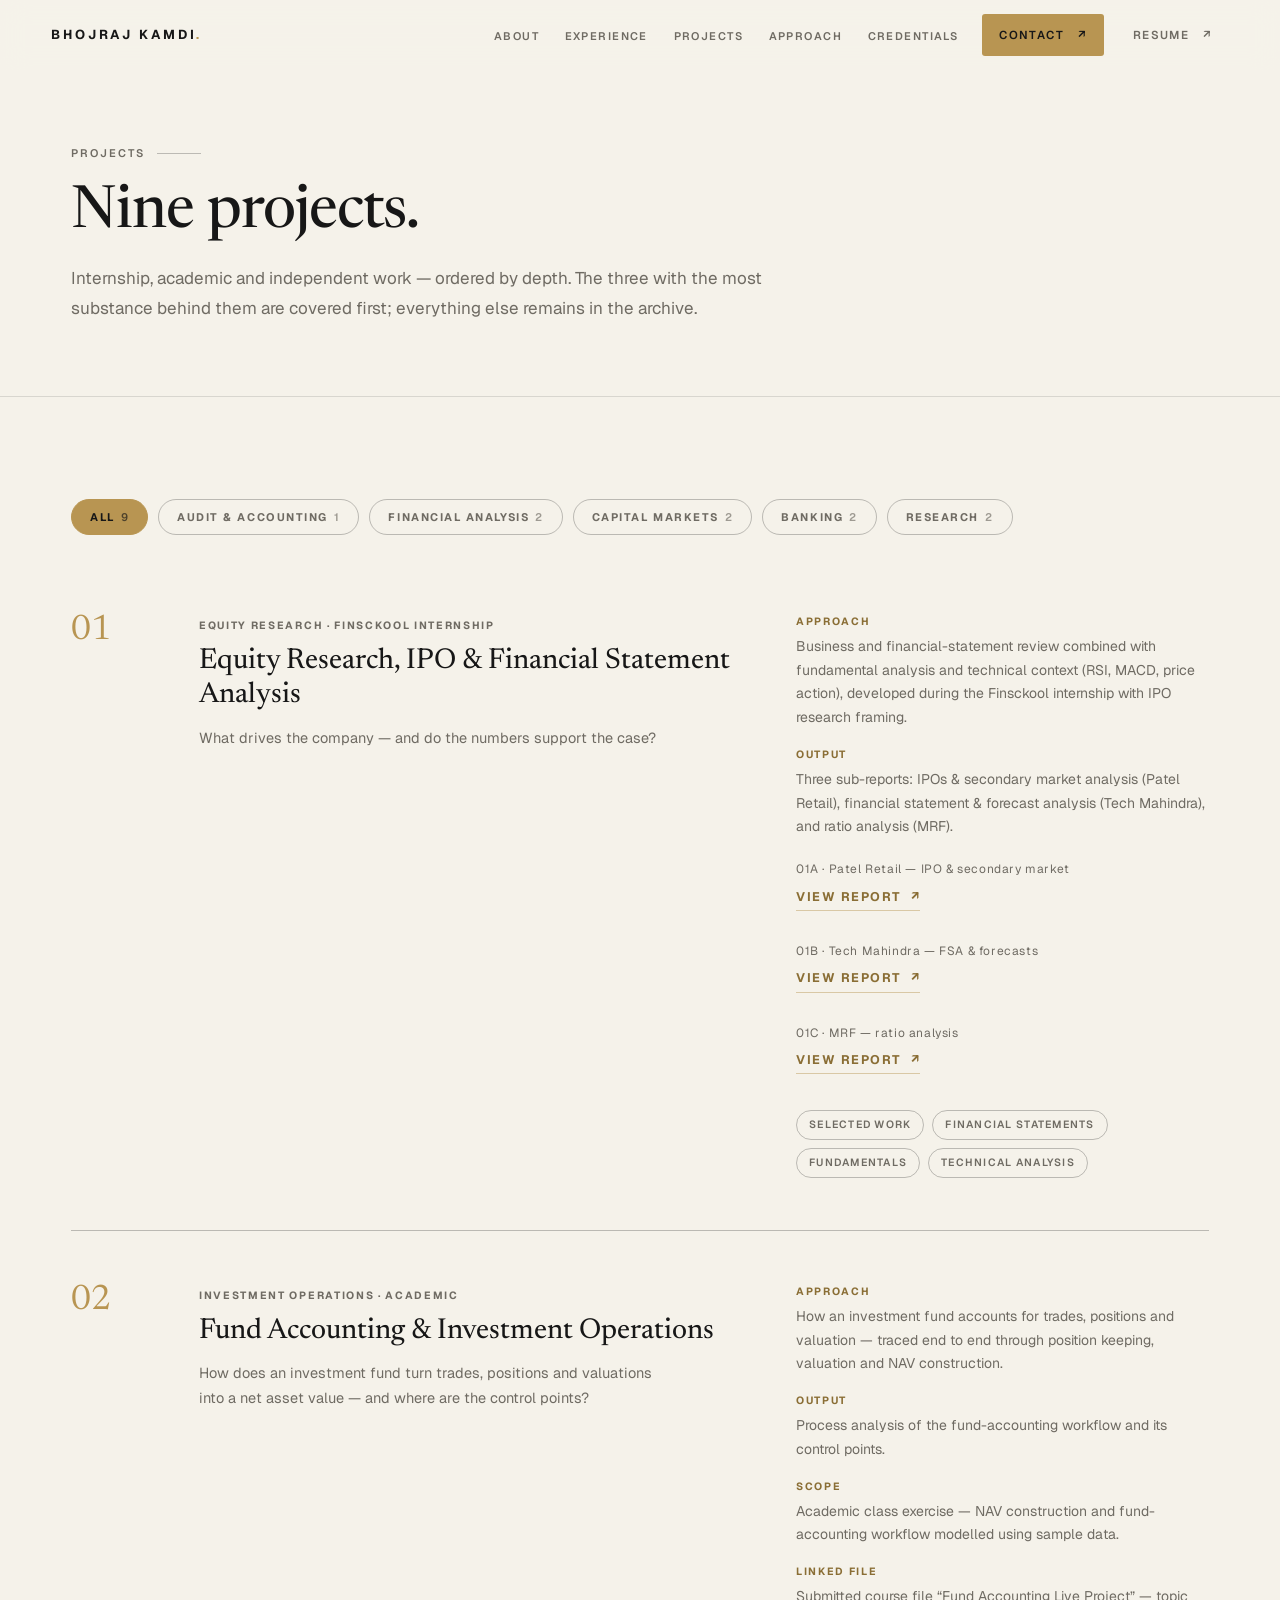
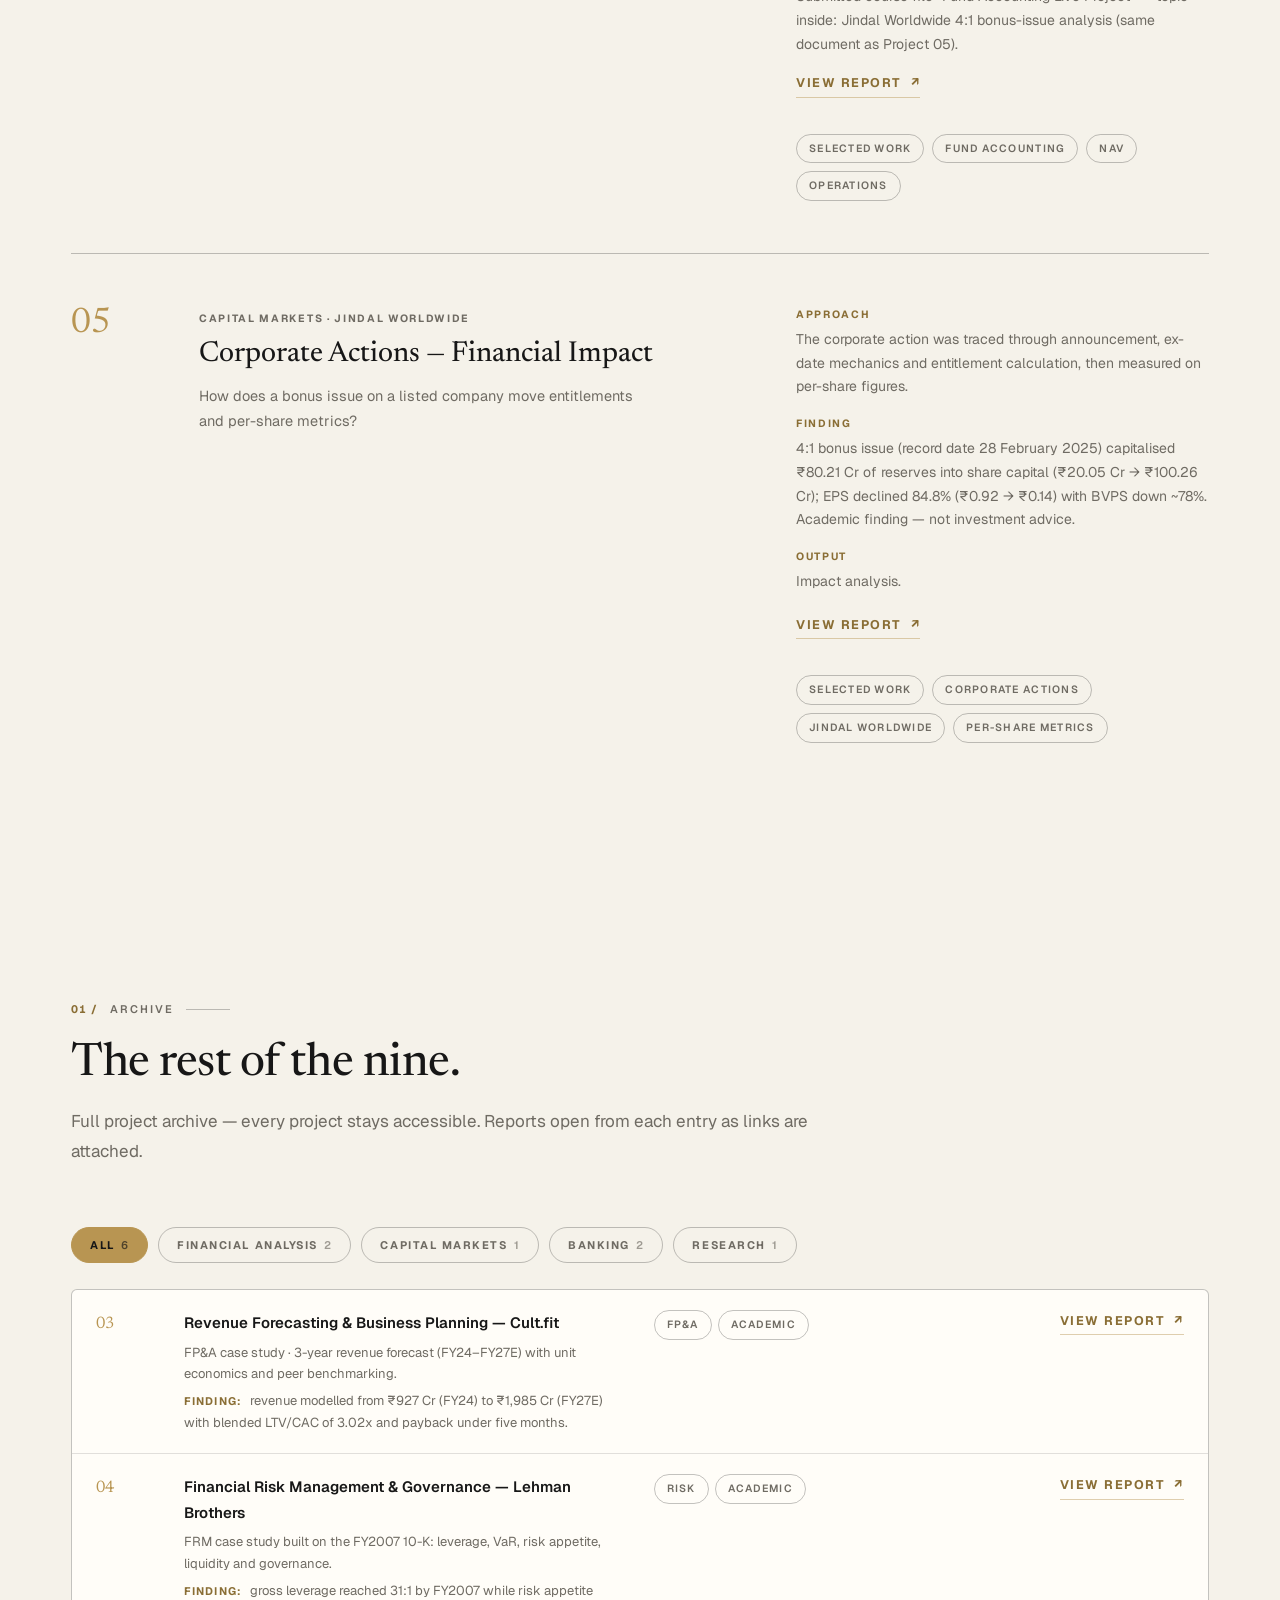
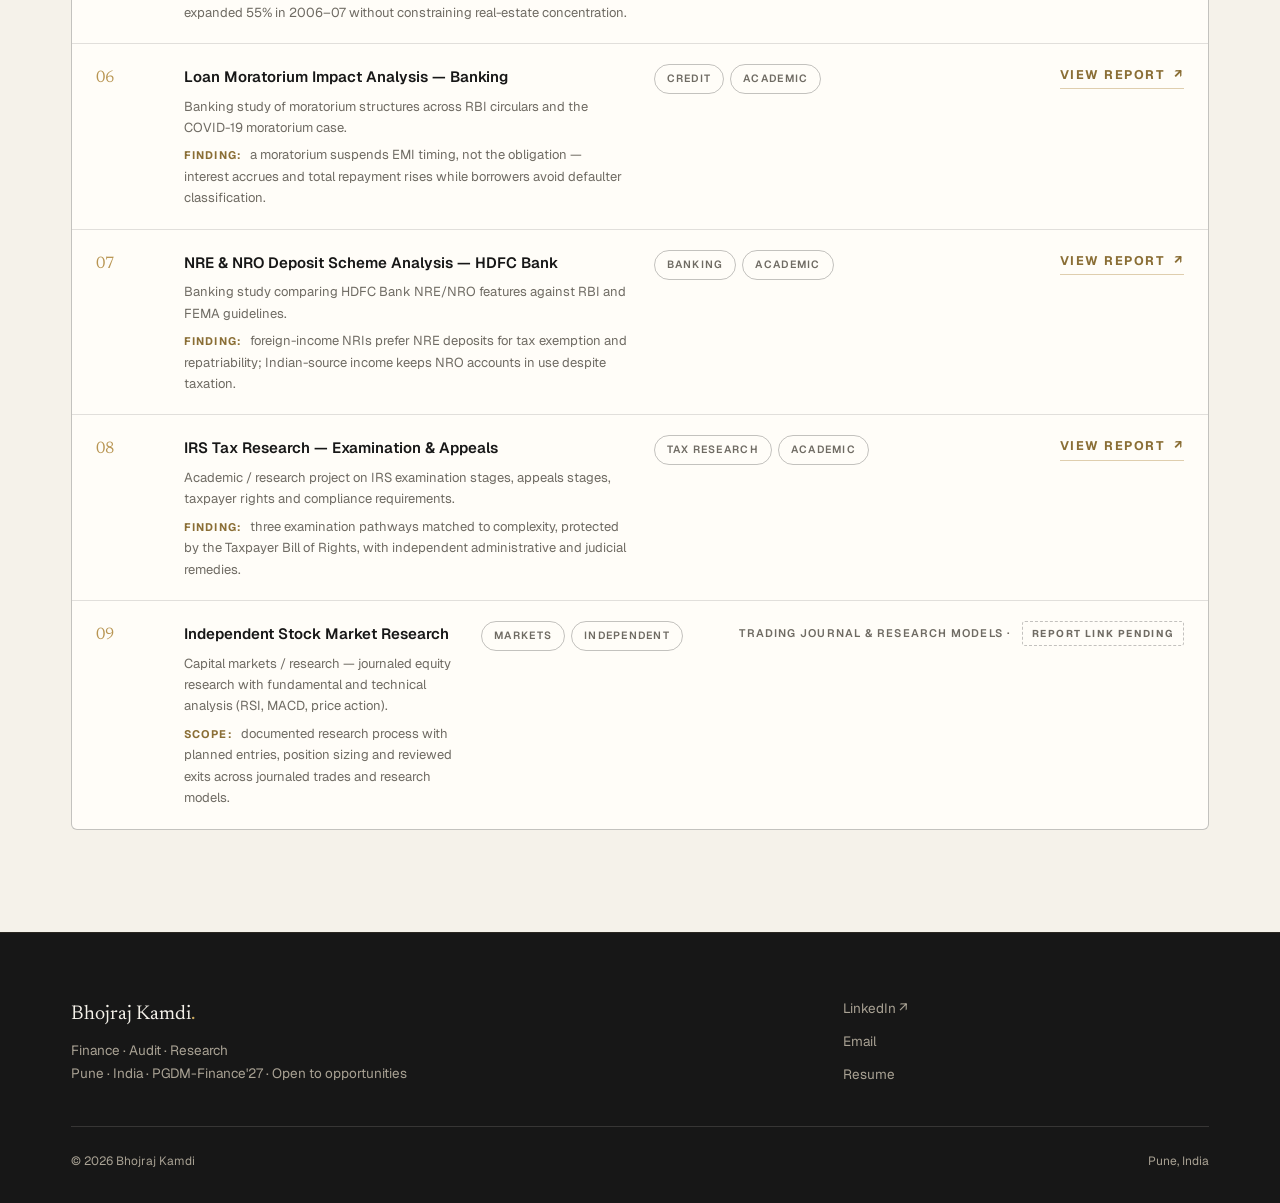
<file: projects.html>
<!DOCTYPE html>
<html lang="en">
<head>
  <meta charset="UTF-8">
  <meta name="viewport" content="width=device-width, initial-scale=1.0">
  <title>Projects — Bhojraj Kamdi</title>
  <meta name="description" content="The complete project archive of Bhojraj Kamdi — nine projects in equity research, fund accounting, forecasting, risk, corporate actions, credit, banking, tax research and independent market study.">
  <link rel="icon" type="image/svg+xml" href="assets/favicon.svg">
  <link rel="preconnect" href="https://fonts.googleapis.com">
  <link rel="preconnect" href="https://fonts.gstatic.com" crossorigin>
  <link href="https://fonts.googleapis.com/css2?family=Geist:wght@300..800&family=Newsreader:ital,opsz,wght@0,6..72,300..700;1,6..72,300..700&display=swap" rel="stylesheet">
  <link rel="stylesheet" href="assets/styles.css">
  <noscript><style>.rv{opacity:1 !important;transform:none !important;}.acc-panel,.lib-detail{grid-template-rows:1fr;}</style></noscript>
</head>
<body>
  <a class="skip-link" href="#main">Skip to content</a>

  <header class="topbar" id="topbar">
    <a class="brand" href="index.html">Bhojraj Kamdi<span class="brand-dot">.</span></a>
    <nav class="nav" aria-label="Primary">
      <ul>
        <li><a href="index.html#about">About</a></li>
        <li><a href="index.html#experience">Experience</a></li>
        <li><a href="index.html#work">Projects</a></li>
        <li><a href="index.html#approach">Approach</a></li>
        <li><a href="index.html#credentials">Credentials</a></li>
      </ul>
    </nav>
    <div class="topbar-actions">
      
      <a class="btn btn-solid btn-sm" href="index.html#contact">Contact<span class="arrow">&nbsp;↗</span></a>
      <a class="btn btn-ghost btn-sm" href="https://docs.google.com/document/d/1BFeB2oi3oYkQRqjwEmUpC3M__p_ACSpZ/edit" target="_blank" rel="noopener noreferrer">Resume<span class="arrow">&nbsp;↗</span></a>
    </div>
    <button class="nav-toggle" id="navToggle" aria-expanded="false" aria-label="Open menu" aria-controls="mobileMenu">
      <span class="bar"></span>
      <span class="bar"></span>
    </button>
  </header>

  <div class="mobile-menu" id="mobileMenu">
    <nav aria-label="Mobile">
      <a href="index.html#about">About</a>
      <a href="index.html#experience">Experience</a>
      <a href="index.html#work">Projects</a>
      <a href="index.html#approach">Approach</a>
      <a href="index.html#credentials">Credentials</a>
      <a href="index.html#contact">Contact</a>
      <a href="https://docs.google.com/document/d/1BFeB2oi3oYkQRqjwEmUpC3M__p_ACSpZ/edit">Resume ↗</a>
    </nav>
    <div class="mm-actions">
      
      <a href="https://www.linkedin.com/in/bhojrajkamdi">LinkedIn ↗</a>
      <a href="https://docs.google.com/document/d/1BFeB2oi3oYkQRqjwEmUpC3M__p_ACSpZ/edit">Resume</a>
    </div>
  </div>

  <main id="main">
    <section class="page-hero">
      <div class="container">
        <p class="sec-label">Projects</p>
        <h1 class="rv">Nine projects.</h1>
        <p class="lead rv d1">Internship, academic and independent work — ordered by depth. The three with the most substance behind them are covered first; everything else remains in the archive.</p>
      </div>
    </section>

    <!-- FEATURED -->
    <section class="section">
      <div class="container">

        <div class="filters rv" role="group" aria-label="Filter projects by area">
          <button class="fchip" data-filter="all" aria-pressed="true">All<span class="cnt">9</span></button>
          <button class="fchip" data-filter="audit" aria-pressed="false">Audit &amp; Accounting<span class="cnt">1</span></button>
          <button class="fchip" data-filter="analysis" aria-pressed="false">Financial Analysis<span class="cnt">2</span></button>
          <button class="fchip" data-filter="markets" aria-pressed="false">Capital Markets<span class="cnt">2</span></button>
          <button class="fchip" data-filter="banking" aria-pressed="false">Banking<span class="cnt">2</span></button>
          <button class="fchip" data-filter="research" aria-pressed="false">Research<span class="cnt">2</span></button>
        </div>

        <article class="project-panel rv" data-cat="research">
          <span class="pnum">01</span>
          <div class="project-head">
            <span class="project-type">Equity research · Finsckool internship</span>
            <h2 class="project-title">Equity Research, IPO &amp; Financial Statement Analysis</h2>
            <p class="project-question">What drives the company — and do the numbers support the case?</p>
          </div>
          <div class="project-main">
            <div class="proj-fields">
              <p class="proj-field"><b>Approach</b>Business and financial-statement review combined with fundamental analysis and technical context (RSI, MACD, price action), developed during the Finsckool internship with IPO research framing.</p>
              <p class="proj-field"><b>Output</b>Three sub-reports: IPOs &amp; secondary market analysis (Patel Retail), financial statement &amp; forecast analysis (Tech Mahindra), and ratio analysis (MRF).</p>
            </div>
            <div class="report-link-list"><div class="report-item"><span class="report-cap">01A · Patel Retail — IPO &amp; secondary market</span><a class="arrow-link" href="https://drive.google.com/file/d/1pGAY4Vr_cwJC33Z5CAIImhbXU2Av9RaV/view?usp=drive_link" target="_blank" rel="noopener noreferrer"><span>View report</span><span class="arrow">↗</span></a></div><div class="report-item"><span class="report-cap">01B · Tech Mahindra — FSA &amp; forecasts</span><a class="arrow-link" href="https://drive.google.com/file/d/13X6SglaG91yu_porTelERwR6Js7KmhCo/view?usp=drive_link" target="_blank" rel="noopener noreferrer"><span>View report</span><span class="arrow">↗</span></a></div><div class="report-item"><span class="report-cap">01C · MRF — ratio analysis</span><a class="arrow-link" href="https://docs.google.com/document/d/1b0azJOrUWnRysQ4T6offfiIfnlYEiOCq/edit?usp=drive_link&amp;ouid=113586569177191721533&amp;rtpof=true&amp;sd=true" target="_blank" rel="noopener noreferrer"><span>View report</span><span class="arrow">↗</span></a></div></div>
            <div class="panel-tags">
              <span class="pill">Selected work</span>
              <span class="pill">Financial statements</span>
              <span class="pill">Fundamentals</span>
              <span class="pill">Technical analysis</span>
            </div>
          </div>
        </article>

        <article class="project-panel rv d1" data-cat="audit">
          <span class="pnum">02</span>
          <div class="project-head">
            <span class="project-type">Investment operations · Academic</span>
            <h2 class="project-title">Fund Accounting &amp; Investment Operations</h2>
            <p class="project-question">How does an investment fund turn trades, positions and valuations into a net asset value — and where are the control points?</p>
          </div>
          <div class="project-main">
            <div class="proj-fields">
              <p class="proj-field"><b>Approach</b>How an investment fund accounts for trades, positions and valuation — traced end to end through position keeping, valuation and NAV construction.</p>
              <p class="proj-field"><b>Output</b>Process analysis of the fund-accounting workflow and its control points.</p>
              <p class="proj-field"><b>Scope</b>Academic class exercise — NAV construction and fund-accounting workflow modelled using sample data.</p>
              <p class="proj-field"><b>Linked file</b>Submitted course file “Fund Accounting Live Project” — topic inside: Jindal Worldwide 4:1 bonus-issue analysis (same document as Project 05).</p>
              <div class="report-link-list"><div class="report-item"><a class="arrow-link" href="https://docs.google.com/document/d/1-ST0W2-EolFUOAw8sI0Gc8BhKvERcQRi/edit?usp=drive_link&amp;ouid=113586569177191721533&amp;rtpof=true&amp;sd=true" target="_blank" rel="noopener noreferrer"><span>View report</span><span class="arrow">↗</span></a></div></div>
            </div>
            <div class="panel-tags">
              <span class="pill">Selected work</span>
              <span class="pill">Fund accounting</span>
              <span class="pill">NAV</span>
              <span class="pill">Operations</span>
            </div>
          </div>
        </article>

        <article class="project-panel rv d1" data-cat="markets">
          <span class="pnum">05</span>
          <div class="project-head">
            <span class="project-type">Capital markets · Jindal Worldwide</span>
            <h2 class="project-title">Corporate Actions — Financial Impact</h2>
            <p class="project-question">How does a bonus issue on a listed company move entitlements and per-share metrics?</p>
          </div>
          <div class="project-main">
            <div class="proj-fields">
              <p class="proj-field"><b>Approach</b>The corporate action was traced through announcement, ex-date mechanics and entitlement calculation, then measured on per-share figures.</p>
              <p class="proj-field"><b>Finding</b>4:1 bonus issue (record date 28 February 2025) capitalised ₹80.21 Cr of reserves into share capital (₹20.05 Cr → ₹100.26 Cr); EPS declined 84.8% (₹0.92 → ₹0.14) with BVPS down ~78%. Academic finding — not investment advice.</p>
              <p class="proj-field"><b>Output</b>Impact analysis.</p>
            </div>
            <div class="report-link-list"><div class="report-item"><a class="arrow-link" href="https://docs.google.com/document/d/1-ST0W2-EolFUOAw8sI0Gc8BhKvERcQRi/edit?usp=drive_link&amp;ouid=113586569177191721533&amp;rtpof=true&amp;sd=true" target="_blank" rel="noopener noreferrer"><span>View report</span><span class="arrow">↗</span></a></div></div>
            <div class="panel-tags">
              <span class="pill">Selected work</span>
              <span class="pill">Corporate actions</span>
              <span class="pill">Jindal Worldwide</span>
              <span class="pill">Per-share metrics</span>
            </div>
          </div>
        </article>

      </div>
    </section>

    <!-- ARCHIVE -->
    <section class="section">
      <div class="container">
        <div class="sec-head rv">
          <p class="sec-label"><span class="num">01 /</span> Archive</p>
          <h2 class="sec-title">The rest of the nine.</h2>
          <p class="lead">Full project archive — every project stays accessible. Reports open from each entry as links are attached.</p>
        </div>

        <div class="filters rv" role="group" aria-label="Filter archive by area">
          <button class="fchip" data-filter="all" aria-pressed="true">All<span class="cnt">6</span></button>
          <button class="fchip" data-filter="analysis" aria-pressed="false">Financial Analysis<span class="cnt">2</span></button>
          <button class="fchip" data-filter="markets" aria-pressed="false">Capital Markets<span class="cnt">1</span></button>
          <button class="fchip" data-filter="banking" aria-pressed="false">Banking<span class="cnt">2</span></button>
          <button class="fchip" data-filter="research" aria-pressed="false">Research<span class="cnt">1</span></button>
        </div>

        <div class="pidx rv">
          <div class="pidx-row pidx-row--detail" data-cat="analysis">
            <span class="pidx-num">03</span>
            <span class="pidx-title">Revenue Forecasting &amp; Business Planning — Cult.fit<span class="pidx-desc">FP&amp;A case study · 3-year revenue forecast (FY24–FY27E) with unit economics and peer benchmarking.</span><span class="pidx-desc"><b>Finding:</b> revenue modelled from ₹927 Cr (FY24) to ₹1,985 Cr (FY27E) with blended LTV/CAC of 3.02x and payback under five months.</span></span>
            <span class="pidx-tags"><span class="pill">FP&amp;A</span><span class="pill">Academic</span></span>
            <div class="report-link-list"><div class="report-item"><a class="arrow-link" href="https://docs.google.com/document/d/15KwRoxBXu1gl8Ad9i0O74e_oHOddEKci/edit?usp=drive_link&amp;ouid=113586569177191721533&amp;rtpof=true&amp;sd=true" target="_blank" rel="noopener noreferrer"><span>View report</span><span class="arrow">↗</span></a></div></div>
          </div>
          <div class="pidx-row pidx-row--detail" data-cat="analysis">
            <span class="pidx-num">04</span>
            <span class="pidx-title">Financial Risk Management &amp; Governance — Lehman Brothers<span class="pidx-desc">FRM case study built on the FY2007 10-K: leverage, VaR, risk appetite, liquidity and governance.</span><span class="pidx-desc"><b>Finding:</b> gross leverage reached 31:1 by FY2007 while risk appetite expanded 55% in 2006–07 without constraining real-estate concentration.</span></span>
            <span class="pidx-tags"><span class="pill">Risk</span><span class="pill">Academic</span></span>
            <div class="report-link-list"><div class="report-item"><a class="arrow-link" href="https://drive.google.com/file/d/1yhWyuGiuQRcqxmyDaGqeDLzm3GDpXk3U/view?usp=drive_link" target="_blank" rel="noopener noreferrer"><span>View report</span><span class="arrow">↗</span></a></div></div>
          </div>
          <div class="pidx-row pidx-row--detail" data-cat="banking">
            <span class="pidx-num">06</span>
            <span class="pidx-title">Loan Moratorium Impact Analysis — Banking<span class="pidx-desc">Banking study of moratorium structures across RBI circulars and the COVID-19 moratorium case.</span><span class="pidx-desc"><b>Finding:</b> a moratorium suspends EMI timing, not the obligation — interest accrues and total repayment rises while borrowers avoid defaulter classification.</span></span>
            <span class="pidx-tags"><span class="pill">Credit</span><span class="pill">Academic</span></span>
            <div class="report-link-list"><div class="report-item"><a class="arrow-link" href="https://drive.google.com/file/d/1MO-MuSvUr_hlUCkLot7nx0WQ8BYkMjTd/view?usp=drive_link" target="_blank" rel="noopener noreferrer"><span>View report</span><span class="arrow">↗</span></a></div></div>
          </div>
          <div class="pidx-row pidx-row--detail" data-cat="banking">
            <span class="pidx-num">07</span>
            <span class="pidx-title">NRE &amp; NRO Deposit Scheme Analysis — HDFC Bank<span class="pidx-desc">Banking study comparing HDFC Bank NRE/NRO features against RBI and FEMA guidelines.</span><span class="pidx-desc"><b>Finding:</b> foreign-income NRIs prefer NRE deposits for tax exemption and repatriability; Indian-source income keeps NRO accounts in use despite taxation.</span></span>
            <span class="pidx-tags"><span class="pill">Banking</span><span class="pill">Academic</span></span>
            <div class="report-link-list"><div class="report-item"><a class="arrow-link" href="https://drive.google.com/file/d/1lDHJDYOQM1cuGc7sDE9fE-yhjT6owPne/view?usp=drive_link" target="_blank" rel="noopener noreferrer"><span>View report</span><span class="arrow">↗</span></a></div></div>
          </div>
          <div class="pidx-row pidx-row--detail" data-cat="research">
            <span class="pidx-num">08</span>
            <span class="pidx-title">IRS Tax Research — Examination &amp; Appeals<span class="pidx-desc">Academic / research project on IRS examination stages, appeals stages, taxpayer rights and compliance requirements.</span><span class="pidx-desc"><b>Finding:</b> three examination pathways matched to complexity, protected by the Taxpayer Bill of Rights, with independent administrative and judicial remedies.</span></span>
            <span class="pidx-tags"><span class="pill">Tax research</span><span class="pill">Academic</span></span>
            <div class="report-link-list"><div class="report-item"><a class="arrow-link" href="https://drive.google.com/file/d/1vf_yJVM22RVhXzhebZaosspNmHFi_OS4/view?usp=sharing" target="_blank" rel="noopener noreferrer"><span>View report</span><span class="arrow">↗</span></a></div></div>
          </div>
          <div class="pidx-row pidx-row--detail" data-cat="markets">
            <span class="pidx-num">09</span>
            <span class="pidx-title">Independent Stock Market Research<span class="pidx-desc">Capital markets / research — journaled equity research with fundamental and technical analysis (RSI, MACD, price action).</span><span class="pidx-desc"><b>Scope:</b> documented research process with planned entries, position sizing and reviewed exits across journaled trades and research models.</span></span>
            <span class="pidx-tags"><span class="pill">Markets</span><span class="pill">Independent</span></span>
            <span class="pidx-note">Trading journal &amp; research models · <span class="pending-chip">Report link pending</span></span>
          </div>
        </div>
      </div>
    </section>
  </main>

  <footer class="footer">
    <div class="container">
      <div class="footer-grid">
        <div class="footer-brand">
          <p class="serif">Bhojraj Kamdi<span class="brand-dot">.</span></p>
          <p>Finance · Audit · Research</p>
          <p>Pune · India · PGDM-Finance'27 · Open to opportunities</p>
        </div>
        <div class="footer-links">
          
          <a href="https://www.linkedin.com/in/bhojrajkamdi">LinkedIn ↗</a>
          
          <a href="mailto:bhojrajkamdi14@gmail.com">Email</a>
          <a href="https://docs.google.com/document/d/1BFeB2oi3oYkQRqjwEmUpC3M__p_ACSpZ/edit">Resume</a>
        </div>
      </div>
      <div class="footer-bottom">
        <span>© <span id="year">2026</span> Bhojraj Kamdi</span>
        <span>Pune, India</span>
      </div>
    </div>
  </footer>

  <script src="assets/main.js"></script>
</body>
</html>
</file>
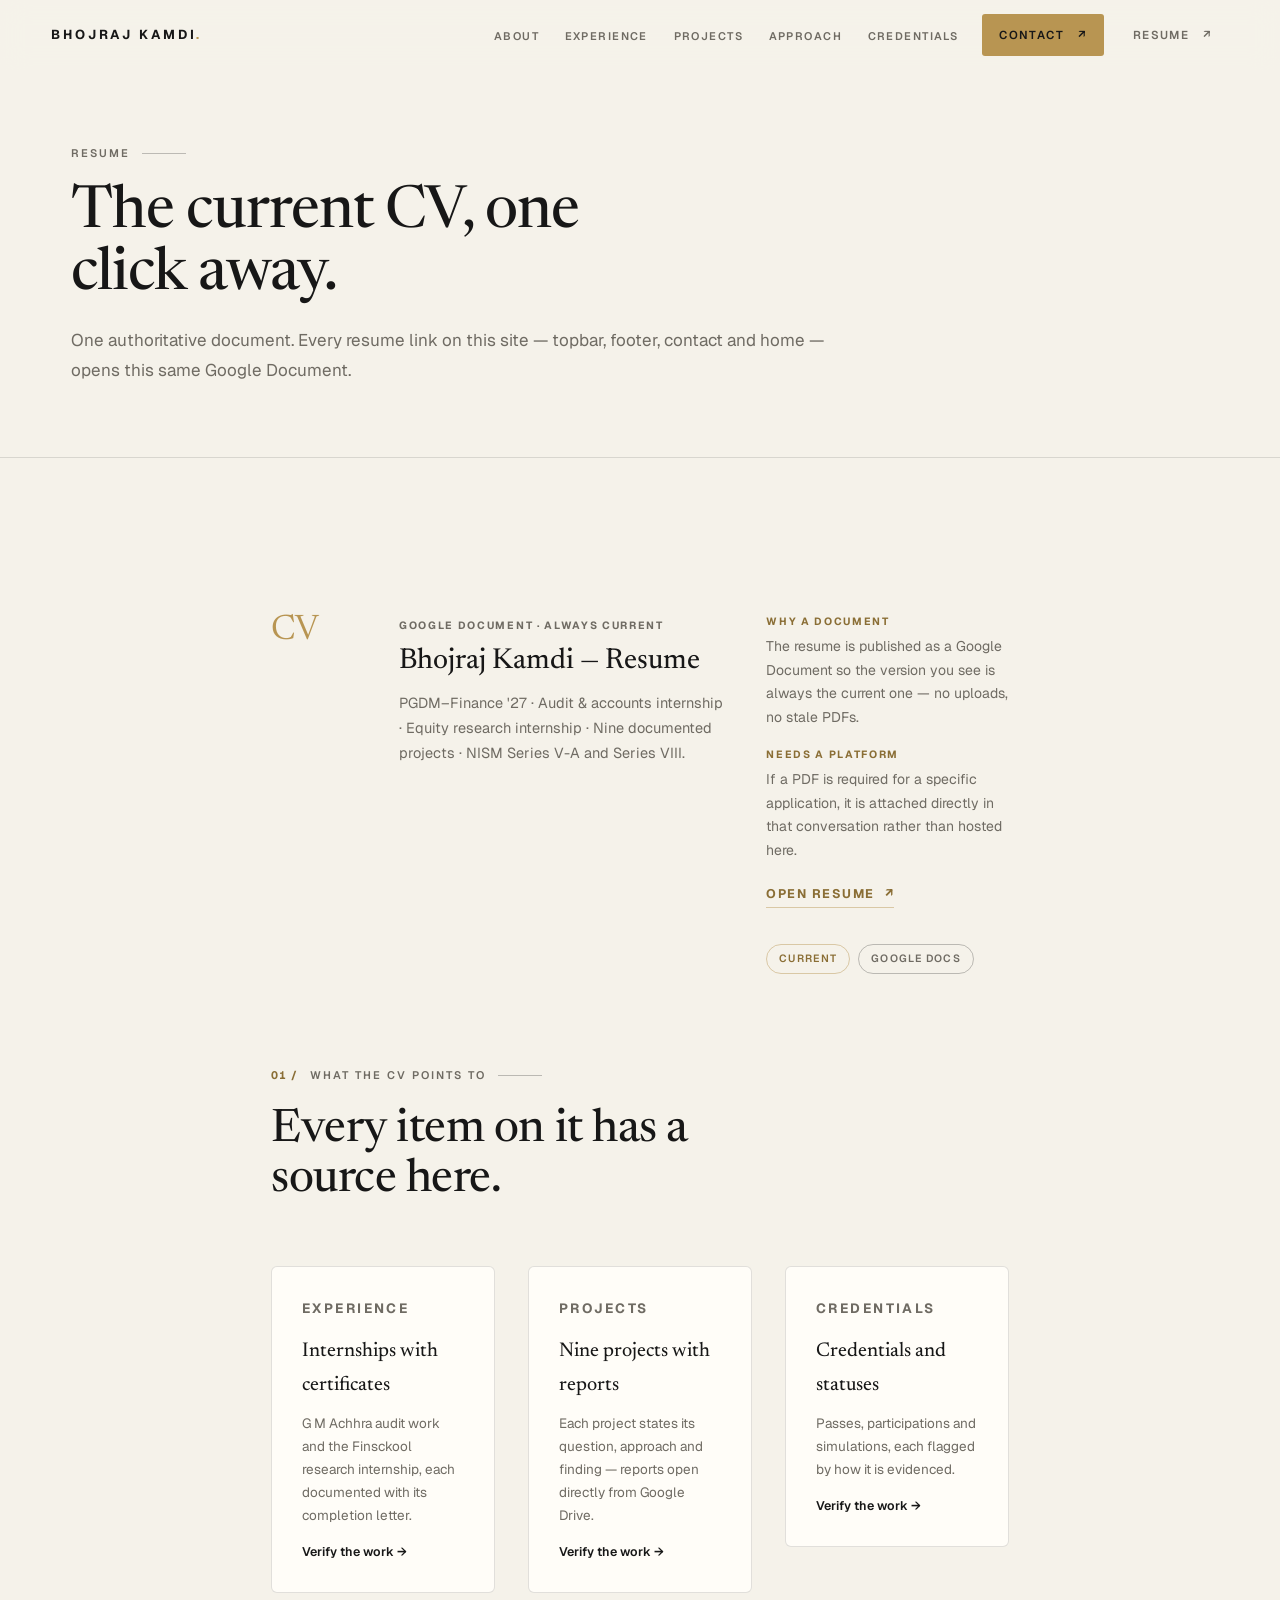
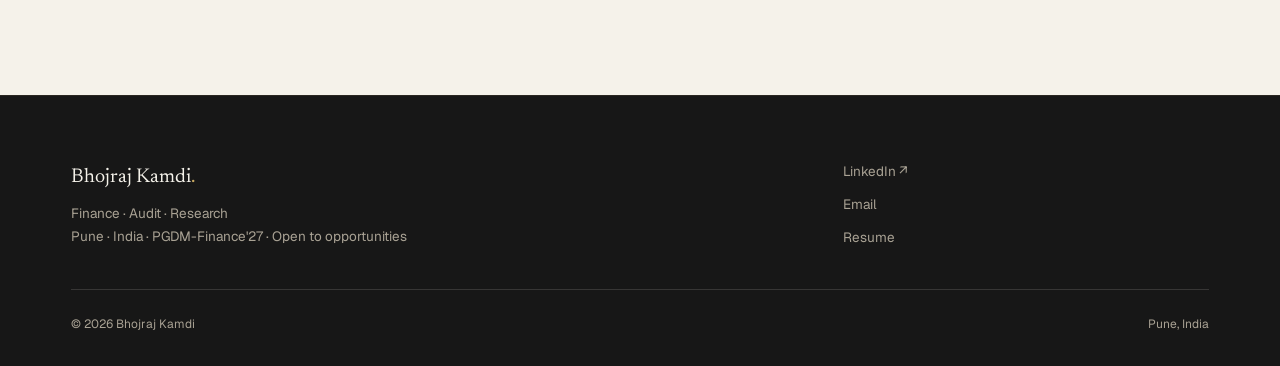
<file: resume.html>
<!DOCTYPE html>
<html lang="en">
<head>
  <meta charset="UTF-8">
  <meta name="viewport" content="width=device-width, initial-scale=1.0">
  <title>Resume — Bhojraj Kamdi</title>
  <meta name="description" content="Resume of Bhojraj Kamdi — PGDM–Finance '27. The full CV opens as a Google Document.">
  <link rel="icon" type="image/svg+xml" href="assets/favicon.svg">
  <link rel="preconnect" href="https://fonts.googleapis.com">
  <link rel="preconnect" href="https://fonts.gstatic.com" crossorigin>
  <link href="https://fonts.googleapis.com/css2?family=Geist:wght@300..800&family=Newsreader:ital,opsz,wght@0,6..72,300..700;1,6..72,300..700&display=swap" rel="stylesheet">
  <link rel="stylesheet" href="assets/styles.css">
  <noscript><style>.rv{opacity:1 !important;transform:none !important;}.acc-panel,.lib-detail{grid-template-rows:1fr;}</style></noscript>
</head>
<body>
  <a class="skip-link" href="#main">Skip to content</a>

  <header class="topbar" id="topbar">
    <a class="brand" href="index.html">Bhojraj Kamdi<span class="brand-dot">.</span></a>
    <nav class="nav" aria-label="Primary">
      <ul>
        <li><a href="index.html#about">About</a></li>
        <li><a href="index.html#experience">Experience</a></li>
        <li><a href="index.html#work">Projects</a></li>
        <li><a href="index.html#approach">Approach</a></li>
        <li><a href="index.html#credentials">Credentials</a></li>
      </ul>
    </nav>
    <div class="topbar-actions">
      <a class="btn btn-solid btn-sm" href="index.html#contact">Contact<span class="arrow">&nbsp;↗</span></a>
      <a class="btn btn-ghost btn-sm" href="https://docs.google.com/document/d/1BFeB2oi3oYkQRqjwEmUpC3M__p_ACSpZ/edit" target="_blank" rel="noopener noreferrer">Resume<span class="arrow">&nbsp;↗</span></a>
    </div>
    <button class="nav-toggle" id="navToggle" aria-expanded="false" aria-label="Open menu" aria-controls="mobileMenu">
      <span class="bar"></span>
      <span class="bar"></span>
    </button>
  </header>

  <div class="mobile-menu" id="mobileMenu">
    <nav aria-label="Mobile">
      <a href="index.html#about">About</a>
      <a href="index.html#experience">Experience</a>
      <a href="index.html#work">Projects</a>
      <a href="index.html#approach">Approach</a>
      <a href="index.html#credentials">Credentials</a>
      <a href="index.html#contact">Contact</a>
      <a href="https://docs.google.com/document/d/1BFeB2oi3oYkQRqjwEmUpC3M__p_ACSpZ/edit">Resume ↗</a>
    </nav>
    <div class="mm-actions">
      <a href="https://www.linkedin.com/in/bhojrajkamdi" target="_blank" rel="noopener noreferrer">LinkedIn ↗</a>
      <a href="https://docs.google.com/document/d/1BFeB2oi3oYkQRqjwEmUpC3M__p_ACSpZ/edit" target="_blank" rel="noopener noreferrer">Resume</a>
    </div>
  </div>

  <main id="main">
    <section class="page-hero">
      <div class="container">
        <p class="sec-label">Resume</p>
        <h1 class="rv">The current CV, one click away.</h1>
        <p class="lead rv d1">One authoritative document. Every resume link on this site — topbar, footer, contact and home — opens this same Google Document.</p>
      </div>
    </section>

    <section class="section">
      <div class="container narrow">
        <article class="project-panel rv">
          <span class="pnum">CV</span>
          <div class="project-head">
            <span class="project-type">Google Document · always current</span>
            <h2 class="project-title">Bhojraj Kamdi — Resume</h2>
            <p class="project-question">PGDM–Finance '27 · Audit &amp; accounts internship · Equity research internship · Nine documented projects · NISM Series V-A and Series VIII.</p>
          </div>
          <div class="project-main">
            <div class="proj-fields">
              <p class="proj-field"><b>Why a document</b>The resume is published as a Google Document so the version you see is always the current one — no uploads, no stale PDFs.</p>
              <p class="proj-field"><b>Needs a platform</b>If a PDF is required for a specific application, it is attached directly in that conversation rather than hosted here.</p>
            </div>
            <a class="arrow-link" href="https://docs.google.com/document/d/1BFeB2oi3oYkQRqjwEmUpC3M__p_ACSpZ/edit" target="_blank" rel="noopener noreferrer"><span>Open resume</span><span class="arrow">↗</span></a>
            <div class="panel-tags">
              <span class="pill pill--gold">Current</span>
              <span class="pill">Google Docs</span>
            </div>
          </div>
        </article>

        <div class="sec-head rv mt-8">
          <p class="sec-label"><span class="num">01 /</span> What the CV points to</p>
          <h2 class="sec-title">Every item on it has a source here.</h2>
        </div>

        <div class="grid row-gap-lg">
          <div class="col-4 rv">
            <a class="focus-card" href="experience.html">
              <p class="focus-kicker">Experience</p>
              <h3>Internships with certificates</h3>
              <p>G M Achhra audit work and the Finsckool research internship, each documented with its completion letter.</p>
              <p class="resume-card-link">Verify the work<span class="arrow"> →</span></p>
            </a>
          </div>
          <div class="col-4 rv d1">
            <a class="focus-card" href="projects.html">
              <p class="focus-kicker">Projects</p>
              <h3>Nine projects with reports</h3>
              <p>Each project states its question, approach and finding — reports open directly from Google Drive.</p>
              <p class="resume-card-link">Verify the work<span class="arrow"> →</span></p>
            </a>
          </div>
          <div class="col-4 rv d2">
            <a class="focus-card" href="certifications.html">
              <p class="focus-kicker">Credentials</p>
              <h3>Credentials and statuses</h3>
              <p>Passes, participations and simulations, each flagged by how it is evidenced.</p>
              <p class="resume-card-link">Verify the work<span class="arrow"> →</span></p>
            </a>
          </div>
        </div>
      </div>
    </section>
  </main>

  <footer class="footer">
    <div class="container">
      <div class="footer-grid">
        <div class="footer-brand">
          <p class="serif">Bhojraj Kamdi<span class="brand-dot">.</span></p>
          <p>Finance · Audit · Research</p>
          <p>Pune · India · PGDM-Finance'27 · Open to opportunities</p>
        </div>
        <div class="footer-links">
          <a href="https://www.linkedin.com/in/bhojrajkamdi" target="_blank" rel="noopener noreferrer">LinkedIn ↗</a>
          <a href="mailto:bhojrajkamdi14@gmail.com">Email</a>
          <a href="https://docs.google.com/document/d/1BFeB2oi3oYkQRqjwEmUpC3M__p_ACSpZ/edit" target="_blank" rel="noopener noreferrer">Resume</a>
        </div>
      </div>
      <div class="footer-bottom">
        <span>© <span id="year">2026</span> Bhojraj Kamdi</span>
        <span>Pune, India</span>
      </div>
    </div>
  </footer>

  <script src="assets/main.js"></script>
</body>
</html>
</file>
<file: assets/styles.css>
/* ============================================================
   BHOJRAJ KAMDI — DESIGN SYSTEM (DARK INSTITUTIONAL)
   Obsidian · Graphite · Warm Ivory · Stone · Champagne Gold
   ============================================================ */

/* ---------- 1. Tokens ---------- */

:root {
  /* Palette — warm ivory editorial */
  --obsidian: #0B0C0E;
  --graphite: #121417;
  --paper: #F5F2EA;
  --stone-bg: #ECE7DA;
  --ink: #171717;
  --slate: #6F6B63;
  --forest: #171717;
  --ivory: #F5F2EA;
  --bronze: #B89552;
  --sage: #718074;

  /* Derived (from palette only) */
  --bronze-soft: rgba(184, 149, 82, 0.10);
  --bronze-line: rgba(184, 149, 82, 0.45);
  --bronze-dim: #8A6E35;
  --line: rgba(23, 23, 23, 0.13);
  --line-strong: rgba(23, 23, 23, 0.26);
  --hairline: rgba(23, 23, 23, 0.07);
  --card: #FFFDF8;
  --shade: rgba(23, 23, 23, 0.08);
  --shade-deep: rgba(23, 23, 23, 0.18);

  /* Type */
  --serif: "Newsreader", Georgia, "Times New Roman", serif;
  --sans: "Geist", "Inter", system-ui, -apple-system, "Segoe UI", sans-serif;

  /* Spacing scale */
  --sp-1: 4px;
  --sp-2: 8px;
  --sp-3: 12px;
  --sp-4: 16px;
  --sp-5: 20px;
  --sp-6: 24px;
  --sp-7: 32px;
  --sp-8: 40px;
  --sp-9: 48px;
  --sp-10: 64px;
  --sp-11: 80px;
  --sp-12: 96px;
  --sp-13: 128px;

  --section-pad: clamp(64px, 8vw, 112px);
  --gap: clamp(20px, 2.6vw, 34px);

  --r-sm: 3px;
  --r-md: 6px;
  --r-lg: 10px;
  --r-pill: 999px;

  --shadow-sm: 0 1px 2px var(--shade);
  --shadow-md: 0 16px 32px -20px var(--shade-deep);
  --shadow-lg: 0 34px 70px -30px var(--shade-deep);

  --ease-main: cubic-bezier(0.16, 1, 0.3, 1);
  --ease-settle: cubic-bezier(0.22, 1, 0.36, 1);
  --ease-out: cubic-bezier(0, 0, 0.3, 1);
  --t-fast: 140ms;
  --t-med: 260ms;
  --t-slow: 520ms;
  --t-slower: 900ms;

  --container: 1240px;
  --container-narrow: 840px;
  --gutter: clamp(20px, 4vw, 56px);
}

/* Deep charcoal contrast section — local flips so components adapt. */
.section--dark {
  --ink: #F5F2EA;
  --slate: #A9A294;
  --line: rgba(245, 242, 234, 0.14);
  --line-strong: rgba(245, 242, 234, 0.3);
  --hairline: rgba(245, 242, 234, 0.08);
  --card: #201E1A;
  --bronze: #C9A961;
  --bronze-dim: #C9A961;
  --bronze-line: rgba(201, 169, 97, 0.5);
  --bronze-soft: rgba(201, 169, 97, 0.12);
  --shade: rgba(0, 0, 0, 0.35);
  --shade-deep: rgba(0, 0, 0, 0.6);
}

/* ---------- 2. Base ---------- */

*, *::before, *::after { box-sizing: border-box; }

html {
  scroll-behavior: smooth;
  scroll-padding-top: 96px;
  -webkit-text-size-adjust: 100%;
}

body {
  margin: 0;
  background: var(--paper);
  color: var(--ink);
  font-family: var(--sans);
  font-size: 16px;
  line-height: 1.7;
  font-weight: 400;
  -webkit-font-smoothing: antialiased;
  text-rendering: optimizeLegibility;
  overflow-x: hidden;
}

img, svg { display: block; max-width: 100%; }
a { color: inherit; text-decoration: none; }
button { font-family: inherit; }

::selection { background: var(--bronze); color: #171717; }

:focus-visible {
  outline: 2px solid var(--bronze);
  outline-offset: 3px;
  border-radius: 2px;
}

.skip-link {
  position: fixed;
  top: -80px;
  left: 20px;
  z-index: 2000;
  background: var(--bronze);
  color: #171717;
  padding: 12px 20px;
  font-size: 13px;
  font-weight: 600;
  letter-spacing: 0.04em;
  border-radius: var(--r-sm);
  transition: top 0.25s var(--ease-out);
}
.skip-link:focus { top: 14px; }

/* Outer-margin editorial rails — desktop only. */
.rail {
  position: fixed;
  top: 50%;
  z-index: 400;
  font-size: 10px;
  font-weight: 700;
  letter-spacing: 0.24em;
  text-transform: uppercase;
  color: var(--slate);
  opacity: 0.7;
  white-space: nowrap;
  pointer-events: none;
}
.rail--left { left: 18px; transform: translateY(-50%) rotate(180deg); writing-mode: vertical-rl; }
.rail--right { right: 18px; transform: translateY(-50%); writing-mode: vertical-rl; }
@media (max-width: 1300px) { .rail { display: none; } }

/* ---------- 3. Type utilities ---------- */

.serif { font-family: var(--serif); }
.tnum { font-variant-numeric: tabular-nums; }

.lead {
  font-size: 17px;
  line-height: 1.75;
  color: var(--slate);
  max-width: 70ch;
}
.lead strong { color: var(--ink); font-weight: 500; }

/* ---------- 4. Buttons & links ---------- */

.btn {
  display: inline-flex;
  align-items: center;
  justify-content: center;
  gap: 10px;
  font-size: 12.5px;
  font-weight: 600;
  letter-spacing: 0.12em;
  text-transform: uppercase;
  padding: 14px 22px;
  border-radius: var(--r-sm);
  border: 1px solid transparent;
  cursor: pointer;
  transition: transform var(--t-med) var(--ease-main), border-color var(--t-med) var(--ease-main),
              background var(--t-med) var(--ease-main), color var(--t-med) var(--ease-main);
  white-space: nowrap;
}
.btn .arrow { transition: transform var(--t-med) var(--ease-main); }
.btn:hover .arrow { transform: translateX(4px); }

.btn-solid {
  background: var(--bronze);
  color: #171717;
}
.btn-solid:hover { transform: translateY(-2px); box-shadow: var(--shadow-md); }

.btn-ghost {
  background: transparent;
  color: var(--slate);
  padding-inline: 6px;
}
.btn-ghost:hover { color: var(--ink); }

.btn-outline {
  background: transparent;
  color: var(--ink);
  border-color: var(--line-strong);
}
.btn-outline:hover { border-color: var(--bronze); color: var(--bronze-dim); transform: translateY(-2px); }

.btn-sm { padding: 10px 16px; font-size: 11.5px; }

.arrow-link {
  display: inline-flex;
  align-items: center;
  gap: 10px;
  font-size: 12.5px;
  font-weight: 700;
  letter-spacing: 0.12em;
  text-transform: uppercase;
  color: var(--bronze-dim);
  border-bottom: 1px solid var(--bronze-line);
  padding-bottom: 3px;
  transition: color var(--t-med) var(--ease-main), border-color var(--t-med) var(--ease-main);
}
.arrow-link .arrow { transition: transform var(--t-med) var(--ease-main); }
.arrow-link:hover { border-color: var(--bronze); }
.arrow-link:hover .arrow { transform: translateX(4px); }

.report-link-list { display: flex; flex-direction: column; align-items: flex-start; gap: 16px; }
.report-item { display: flex; flex-direction: column; align-items: flex-start; gap: 6px; margin-bottom: 14px; }
.report-item:last-child { margin-bottom: 0; }
.report-cap { font-size: 12px; letter-spacing: 0.05em; color: var(--slate); }

.pending-note {
  display: inline-flex;
  align-items: center;
  gap: 8px;
  font-size: 11.5px;
  font-weight: 600;
  letter-spacing: 0.1em;
  text-transform: uppercase;
  color: var(--slate);
  border: 1px dashed var(--line-strong);
  border-radius: var(--r-sm);
  padding: 11px 16px;
  cursor: not-allowed;
}

/* ---------- 5. Layout & rhythm ---------- */

.container {
  width: 100%;
  max-width: var(--container);
  margin-inline: auto;
  padding-inline: var(--gutter);
}
.container-narrow {
  width: 100%;
  max-width: var(--container-narrow);
  margin-inline: auto;
  padding-inline: var(--gutter);
}
.narrow { max-width: var(--container-narrow); margin-inline: auto; }

.grid {
  display: grid;
  grid-template-columns: repeat(12, 1fr);
  gap: var(--gap);
}
.col-1 { grid-column: span 1; } .col-2 { grid-column: span 2; }
.col-3 { grid-column: span 3; } .col-4 { grid-column: span 4; }
.col-5 { grid-column: span 5; } .col-6 { grid-column: span 6; }
.col-7 { grid-column: span 7; } .col-8 { grid-column: span 8; }
.col-9 { grid-column: span 9; } .col-10 { grid-column: span 10; }
.col-11 { grid-column: span 11; } .col-12 { grid-column: span 12; }

.section {
  padding-block: var(--section-pad);
  background: var(--paper);
}
.section--stone { background: var(--stone-bg); }
.section--dark { background: var(--forest); color: var(--ink); }
.section--ruled { border-top: 1px solid var(--line); }

.sec-head {
  max-width: var(--container-narrow);
  margin-bottom: clamp(36px, 5vw, 60px);
}

.sec-label {
  display: flex;
  align-items: center;
  gap: 12px;
  font-size: 11px;
  font-weight: 600;
  letter-spacing: 0.18em;
  text-transform: uppercase;
  color: var(--slate);
  margin: 0 0 20px;
}
.sec-label .num {
  font-weight: 700;
  color: var(--bronze-dim);
  font-variant-numeric: tabular-nums;
  letter-spacing: 0.1em;
}
.sec-label::after {
  content: "";
  height: 1px;
  width: 44px;
  background: var(--line-strong);
}

.sec-title {
  font-family: var(--serif);
  font-weight: 450;
  font-size: clamp(1.9rem, 3.6vw, 2.9rem);
  line-height: 1.1;
  letter-spacing: -0.01em;
  margin: 0 0 18px;
  max-width: 20ch;
  color: var(--ink);
}
.sec-title--wide { max-width: 26ch; }

.grid-center { align-items: center; }
.row-gap-lg { row-gap: var(--sp-6); }
.mt-0 { margin-top: 0 !important; }
.mt-2 { margin-top: var(--sp-2) !important; }
.mt-3 { margin-top: var(--sp-3) !important; }
.mt-4 { margin-top: var(--sp-4) !important; }
.mt-5 { margin-top: var(--sp-5) !important; }
.mt-8 { margin-top: var(--sp-8) !important; }
.mb-2 { margin-bottom: var(--sp-2) !important; }
.mb-3 { margin-bottom: var(--sp-3) !important; }
.mb-4 { margin-bottom: var(--sp-4) !important; }
.flex { display: flex; }
.flex-wrap { flex-wrap: wrap; }
.items-center { align-items: center; }
.gap-4 { gap: var(--sp-4); }

/* ---------- 6. Topbar ---------- */

.topbar {
  position: fixed;
  inset: 0 0 auto 0;
  z-index: 500;
  display: flex;
  align-items: center;
  gap: var(--sp-6);
  padding: 14px var(--gutter);
  background: rgba(245, 242, 234, 0.85);
  -webkit-backdrop-filter: blur(14px) saturate(1.05);
  backdrop-filter: blur(14px) saturate(1.05);
  border-bottom: 1px solid transparent;
  transition: border-color var(--t-med) var(--ease-out), background var(--t-med) var(--ease-out);
}
.topbar.scrolled {
  border-bottom-color: var(--line);
  background: rgba(245, 242, 234, 0.95);
}

.brand {
  font-size: 13px;
  font-weight: 700;
  letter-spacing: 0.22em;
  text-transform: uppercase;
  color: var(--ink);
  white-space: nowrap;
}
.brand-dot { color: var(--bronze); }

.nav { margin-left: auto; }
.nav ul {
  display: flex;
  align-items: center;
  gap: clamp(16px, 2vw, 28px);
  list-style: none;
  margin: 0;
  padding: 0;
}
.nav a {
  position: relative;
  font-size: 11px;
  font-weight: 600;
  letter-spacing: 0.13em;
  text-transform: uppercase;
  color: var(--slate);
  padding-block: 6px;
  transition: color var(--t-fast) var(--ease-out);
}
.nav a:hover { color: var(--ink); }
.nav a[aria-current="page"] { color: var(--ink); }
.nav a[aria-current="page"]::after {
  content: "";
  position: absolute;
  left: 0; right: 0; bottom: 0;
  height: 2px;
  background: var(--bronze);
}

.topbar-actions { display: flex; align-items: center; gap: var(--sp-3); }

/* ---------- 7. Mobile menu ---------- */

.nav-toggle {
  display: none;
  flex-direction: column;
  justify-content: center;
  align-items: flex-end;
  gap: 6px;
  width: 44px;
  height: 44px;
  padding: 12px;
  background: transparent;
  border: 1px solid var(--line-strong);
  border-radius: var(--r-sm);
  cursor: pointer;
}
.nav-toggle .bar {
  width: 20px;
  height: 1.5px;
  background: var(--ink);
  transition: transform var(--t-med) var(--ease-main);
}
.nav-toggle[aria-expanded="true"] .bar:nth-child(1) { transform: translateY(3.75px) rotate(45deg); }
.nav-toggle[aria-expanded="true"] .bar:nth-child(2) { transform: translateY(-3.75px) rotate(-45deg); }

.mobile-menu {
  position: fixed;
  inset: 0;
  z-index: 490;
  background: var(--paper);
  display: flex;
  flex-direction: column;
  justify-content: center;
  padding: 96px var(--gutter) 48px;
  opacity: 0;
  visibility: hidden;
  transform: translateY(-12px);
  transition: opacity var(--t-slow) var(--ease-main), transform var(--t-slow) var(--ease-main), visibility 0s linear var(--t-slow);
}
.mobile-menu.open {
  opacity: 1;
  visibility: visible;
  transform: none;
  transition: opacity var(--t-slow) var(--ease-main), transform var(--t-slow) var(--ease-main), visibility 0s;
}
.mobile-menu nav a {
  display: flex;
  align-items: baseline;
  gap: 16px;
  font-family: var(--serif);
  font-size: 30px;
  color: var(--ink);
  padding: 12px 0;
  border-bottom: 1px solid var(--line);
}
.mobile-menu nav a .mnum {
  font-family: var(--sans);
  font-size: 11px;
  font-weight: 700;
  letter-spacing: 0.14em;
  color: var(--bronze-dim);
}
.mm-actions { display: flex; flex-wrap: wrap; gap: var(--sp-3); margin-top: var(--sp-8); }
.mm-actions a {
  font-size: 12px;
  font-weight: 600;
  letter-spacing: 0.1em;
  text-transform: uppercase;
  color: var(--ink);
  border: 1px solid var(--line-strong);
  padding: 13px 18px;
  border-radius: var(--r-sm);
}

/* ---------- 8. Hero ---------- */

.hero {
  position: relative;
  padding-top: clamp(120px, 15vh, 176px);
  padding-bottom: clamp(56px, 7vw, 96px);
  overflow: hidden;
  background: var(--paper);
}
.hero-inner {
  display: grid;
  grid-template-columns: 1.6fr 1fr;
  gap: clamp(28px, 3.5vw, 52px);
  align-items: center;
}

.hero-eyebrow {
  display: flex;
  align-items: center;
  gap: 12px;
  font-size: 11px;
  font-weight: 700;
  letter-spacing: 0.2em;
  text-transform: uppercase;
  color: var(--slate);
  margin: 0 0 var(--sp-5);
}
.hero-eyebrow::before { content: ""; width: 32px; height: 1px; background: var(--bronze); }

.hero-name {
  font-family: var(--serif);
  font-weight: 450;
  font-size: clamp(3rem, 7.2vw, 5.4rem);
  line-height: 0.98;
  letter-spacing: -0.02em;
  margin: 0 0 var(--sp-4);
  color: var(--ink);
}
.hero-tag {
  font-size: 13px;
  font-weight: 700;
  letter-spacing: 0.2em;
  text-transform: uppercase;
  color: var(--ink);
  margin: 0 0 var(--sp-4);
}
.hero-tag .rule { display: inline-block; width: 28px; height: 1px; background: var(--bronze); vertical-align: middle; margin-right: 12px; }
.hero-position {
  font-size: 12px;
  font-weight: 700;
  letter-spacing: 0.18em;
  text-transform: uppercase;
  color: var(--bronze-dim);
  margin: 0 0 var(--sp-4);
  max-width: 60ch;
  line-height: 1.8;
}
.hero-school {
  font-size: 12.5px;
  letter-spacing: 0.06em;
  color: var(--slate);
  margin: 0 0 var(--sp-4);
  max-width: 58ch;
  line-height: 1.7;
}

.hero-areas {
  font-family: var(--serif);
  font-size: clamp(1.15rem, 1.9vw, 1.45rem);
  font-weight: 400;
  color: var(--ink);
  margin: 0 0 var(--sp-6);
  line-height: 1.5;
}
.hero-areas .sep { color: var(--bronze); padding-inline: 8px; }

.hero-lede {
  color: var(--slate);
  font-size: 16.5px;
  line-height: 1.75;
  max-width: 52ch;
  margin: 0 0 var(--sp-8);
}

.hero-actions {
  display: flex;
  flex-wrap: wrap;
  align-items: center;
  gap: var(--sp-4) var(--sp-5);
}
.hero-utils {
  display: flex;
  flex-wrap: wrap;
  gap: 8px 22px;
  margin-top: 26px;
  font-size: 12px;
  font-weight: 600;
  letter-spacing: 0.12em;
  text-transform: uppercase;
}
.hero-utils a {
  color: var(--slate);
  border-bottom: 1px solid var(--line-strong);
  padding-bottom: 2px;
  transition: color var(--t-fast) var(--ease-out), border-color var(--t-fast) var(--ease-out);
}
.hero-utils a:hover { color: var(--bronze-dim); border-color: var(--bronze-line); }

.hero-availability {
  display: flex;
  align-items: center;
  gap: 10px;
  font-size: 11px;
  font-weight: 600;
  letter-spacing: 0.16em;
  text-transform: uppercase;
  color: var(--slate);
  margin: 0 0 var(--sp-5);
}
.avail-dot {
  flex: none;
  width: 6px;
  height: 6px;
  border-radius: 50%;
  background: var(--bronze);
}
.exp-group-label {
  font-size: 11px;
  font-weight: 700;
  letter-spacing: 0.18em;
  text-transform: uppercase;
  color: var(--slate);
  margin: 0 0 18px;
  display: flex;
  align-items: center;
  gap: 12px;
}
.exp-group-label::after { content: ""; height: 1px; width: 44px; background: var(--line-strong); }
.exp-card {
  display: grid;
  grid-template-columns: 110px 1fr;
  gap: clamp(16px, 2.4vw, 32px);
  border: 1px solid var(--line);
  border-radius: var(--r-md);
  background: var(--card);
  padding: clamp(22px, 3vw, 32px);
  margin-bottom: var(--sp-5);
}
.exp-card:last-of-type { margin-bottom: 0; }
.exp-year {
  font-size: 12px;
  font-weight: 700;
  letter-spacing: 0.14em;
  color: var(--bronze-dim);
  font-variant-numeric: tabular-nums;
  padding-top: 6px;
  text-transform: uppercase;
}
@media (max-width: 640px) {
  .exp-card { grid-template-columns: 1fr; }
  .exp-year { padding-top: 0; }
}
.exp-card-head {
  display: flex;
  flex-wrap: wrap;
  justify-content: space-between;
  align-items: flex-start;
  gap: var(--sp-3);
  padding-bottom: var(--sp-4);
  border-bottom: 1px solid var(--line);
  margin-bottom: var(--sp-4);
}
.exp-card h3 {
  font-family: var(--serif);
  font-weight: 450;
  font-size: clamp(1.25rem, 2.2vw, 1.6rem);
  margin: 0 0 4px;
  color: var(--ink);
}
.exp-card-role {
  font-size: 12px;
  font-weight: 600;
  letter-spacing: 0.1em;
  text-transform: uppercase;
  color: var(--bronze-dim);
  margin: 0;
}
.exp-card-role span { color: var(--slate); margin-left: 10px; }
.exp-card .result-strip { margin-top: var(--sp-4); padding-top: var(--sp-4); }

.info-tab {
  display: inline-block;
  font-size: 11px;
  font-weight: 700;
  letter-spacing: 0.16em;
  text-transform: uppercase;
  color: var(--slate);
  border-bottom: 1px solid var(--line-strong);
  padding-bottom: 3px;
  transition: color var(--t-fast) var(--ease-out), border-color var(--t-fast) var(--ease-out);
}
.info-tab:hover { color: var(--bronze-dim); border-color: var(--bronze-line); }

.timeline + .exp-group-label { margin-top: 40px; }
.tl-featured + .exp-group-label { margin-top: 44px; }

.hero-media { perspective: 1200px; }

.portrait-stage { position: relative; width: 100%; max-width: 420px; justify-self: end; }
.portrait-stage--about { max-width: 340px; margin-bottom: var(--sp-5); }

/* Profile photograph — sharp separation, thin keyline, offset gold detail. */
.photo-plate {
  position: relative;
  margin: 0;
  background: transparent;
  border: none;
  border-radius: 0;
  padding: 0;
  box-shadow: none;
}
.photo-plate::after {
  content: "";
  position: absolute;
  inset: 0;
  transform: translate(10px, 10px);
  border: 1px solid rgba(184, 149, 82, 0.3);
  border-radius: var(--r-sm);
  pointer-events: none;
}
.portrait {
  display: block;
  width: 100%;
  height: auto;
  aspect-ratio: 4 / 5;
  object-fit: cover;
  object-position: 50% 14%;
  border: 1px solid #101010;
  border-radius: var(--r-sm);
  background: #F5F2EA;
  box-shadow: 0 24px 48px -30px rgba(23, 23, 23, 0.28);
}
.portrait-vlabel {
  position: absolute;
  left: -34px;
  top: 50%;
  transform: translateY(-50%) rotate(180deg);
  writing-mode: vertical-rl;
  font-size: 11px;
  font-weight: 700;
  letter-spacing: 0.22em;
  text-transform: uppercase;
  color: var(--slate);
  white-space: nowrap;
  z-index: 2;
}
.portrait-hlabel {
  display: none;
  margin: 14px auto 0;
  font-size: 11px;
  font-weight: 700;
  letter-spacing: 0.22em;
  text-transform: uppercase;
  color: var(--slate);
  text-align: center;
}
.portrait-index {
  position: absolute;
  top: -34px;
  right: 0;
  font-size: 10.5px;
  font-weight: 700;
  letter-spacing: 0.24em;
  text-transform: uppercase;
  color: var(--slate);
}

/* ---------- 9. Hero load sequence ---------- */

@keyframes heroFade {
  from { opacity: 0; transform: translateY(16px); }
  to { opacity: 1; transform: none; }
}
.hero .anim { animation: heroFade 600ms var(--ease-settle) both; }
.anim-2 { animation-delay: 80ms; }
.anim-3 { animation-delay: 160ms; }
.anim-4 { animation-delay: 240ms; }
.anim-5 { animation-delay: 320ms; }

/* ---------- 10. Evidence ---------- */

.proof-list { border-top: 1px solid var(--line-strong); }
.proof-row {
  display: grid;
  grid-template-columns: 56px auto 1fr;
  gap: clamp(20px, 4vw, 64px);
  align-items: baseline;
  padding: clamp(22px, 3.4vw, 36px) 0;
  border-bottom: 1px solid var(--line);
}
.proof-index {
  font-size: 11px;
  font-weight: 700;
  letter-spacing: 0.2em;
  color: var(--bronze-dim);
  font-variant-numeric: tabular-nums;
}
.proof-num {
  font-weight: 700;
  font-size: clamp(2.8rem, 6vw, 4.6rem);
  line-height: 1;
  letter-spacing: -0.03em;
  color: var(--ink);
  font-variant-numeric: tabular-nums;
  white-space: nowrap;
}
.proof-label {
  font-size: 12.5px;
  font-weight: 600;
  letter-spacing: 0.16em;
  text-transform: uppercase;
  color: var(--slate);
  padding-bottom: 8px;
}

/* ---------- 11. Focus columns ---------- */

.ed-grid {
  display: grid;
  grid-template-columns: repeat(4, 1fr);
  gap: 0;
  border-top: 1px solid var(--line-strong);
}
.ed-col { padding: clamp(22px, 2.6vw, 32px) clamp(16px, 2vw, 28px) 4px; }
.ed-col + .ed-col { border-left: 1px solid var(--line); }
.ed-col:first-child { padding-left: 0; }
.ed-col h3 {
  font-family: var(--serif);
  font-weight: 450;
  font-size: clamp(1.2rem, 1.9vw, 1.5rem);
  margin: 0 0 4px;
  color: var(--ink);
}
.ed-col .ed-index {
  display: block;
  font-size: 11px;
  font-weight: 700;
  color: var(--bronze-dim);
  letter-spacing: 0.2em;
  margin-bottom: 10px;
  font-variant-numeric: tabular-nums;
}
.ed-col p { font-size: 13.5px; color: var(--slate); line-height: 1.7; margin: 12px 0 0; }

/* ---------- 12. Timeline ---------- */

.timeline { position: relative; margin-top: 8px; max-width: 880px; }
.timeline::before {
  content: "";
  position: absolute;
  left: 5px;
  top: 8px;
  bottom: 8px;
  width: 1px;
  background: var(--line-strong);
}
.tl-item { position: relative; padding: 0 0 clamp(30px, 4vw, 44px) clamp(30px, 4.5vw, 48px); }
.tl-item:last-child { padding-bottom: 0; }
.tl-item::before {
  content: "";
  position: absolute;
  left: 1px;
  top: 9px;
  width: 9px;
  height: 9px;
  border-radius: 50%;
  background: var(--paper);
  border: 1.5px solid var(--bronze);
}
.tl-year {
  font-size: 11px;
  font-weight: 700;
  letter-spacing: 0.2em;
  color: var(--bronze-dim);
  font-variant-numeric: tabular-nums;
}
.tl-item h3 {
  font-family: var(--serif);
  font-weight: 450;
  font-size: clamp(1.3rem, 2.2vw, 1.7rem);
  margin: 6px 0 2px;
  color: var(--ink);
}
.tl-role {
  font-size: 12px;
  font-weight: 600;
  letter-spacing: 0.1em;
  text-transform: uppercase;
  color: var(--ink);
}
.tl-period {
  font-size: 12px;
  letter-spacing: 0.08em;
  text-transform: uppercase;
  color: var(--slate);
  font-variant-numeric: tabular-nums;
  margin-left: 12px;
}
.tl-kind {
  display: inline-block;
  font-size: 10px;
  font-weight: 700;
  letter-spacing: 0.16em;
  text-transform: uppercase;
  color: var(--slate);
  border: 1px solid var(--line-strong);
  border-radius: var(--r-pill);
  padding: 4px 11px;
  margin-top: 10px;
}
.star-text { color: var(--slate); font-size: 14.5px; line-height: 1.75; margin: 10px 0 0; max-width: 62ch; }

/* Flagship experience — deep charcoal slab, champagne keylines. */
.tl-featured {
  --ink: #F5F2EA;
  --slate: #A9A294;
  --line: rgba(245, 242, 234, 0.14);
  --line-strong: rgba(245, 242, 234, 0.3);
  --hairline: rgba(245, 242, 234, 0.08);
  --bronze: #C9A961;
  --bronze-dim: #C9A961;
  --bronze-line: rgba(201, 169, 97, 0.5);
  background: #171717;
  border: 1px solid var(--bronze-line);
  border-radius: var(--r-lg);
  padding: clamp(26px, 3.6vw, 44px);
  margin: clamp(28px, 4vw, 44px) 0;
  box-shadow: var(--shadow-lg);
}
.tl-featured .tl-year { color: var(--bronze); }
.tl-featured h3 { color: var(--ink); }
.tl-featured .tl-role { color: var(--ink); }
.tl-featured .star-text { color: var(--slate); }
.tl-featured .tl-kind { color: var(--bronze-dim); border-color: var(--bronze-line); }
.star-kicker {
  display: block;
  font-size: 10.5px;
  font-weight: 700;
  letter-spacing: 0.2em;
  text-transform: uppercase;
  color: var(--bronze);
  margin-bottom: 8px;
}
.star4 { display: grid; grid-template-columns: 1fr 1fr; gap: 22px 36px; margin-top: 22px; }
.tool-row { display: flex; flex-wrap: wrap; gap: 8px; margin-top: 14px; }
.action-list { list-style: none; margin: 0; padding: 0; }
.action-list li {
  display: flex;
  gap: 12px;
  padding-block: 8px;
  border-bottom: 1px solid var(--hairline);
  font-size: 14px;
  color: var(--slate);
}
.action-list li::before {
  content: "";
  flex: none;
  width: 5px;
  height: 5px;
  margin-top: 10px;
  background: var(--bronze);
  border-radius: 1px;
}
.learn-line { border-left: 2px solid var(--bronze-line); padding-left: 18px; margin-top: 22px; }
.learn-line p { color: var(--slate); font-size: 14px; margin: 0; max-width: 64ch; }
.result-strip {
  display: flex;
  flex-wrap: wrap;
  gap: var(--sp-5) var(--sp-9);
  margin-top: var(--sp-5);
  padding-top: var(--sp-5);
  border-top: 1px solid var(--line);
}
.result-item b {
  display: block;
  font-weight: 700;
  font-size: 1.9rem;
  letter-spacing: -0.02em;
  color: var(--ink);
  font-variant-numeric: tabular-nums;
}
.result-item span {
  font-size: 11px;
  letter-spacing: 0.14em;
  text-transform: uppercase;
  color: var(--slate);
}

/* ---------- 13. Approach workflow (dark) ---------- */

.flow { display: flex; flex-wrap: wrap; gap: 0; margin-top: 12px; border-top: 1px solid var(--line-strong); }
.flow-step {
  position: relative;
  flex: 1 1 120px;
  padding: 20px 26px 22px 0;
  margin-right: 18px;
  border-bottom: 1px solid var(--line);
}
.flow-step:not(:last-child)::after {
  content: "→";
  position: absolute;
  right: 2px;
  top: 22px;
  color: var(--bronze);
  font-size: 14px;
}
@media (max-width: 700px) {
  .flow-step { flex: 1 1 100%; margin-right: 0; padding-right: 0; }
  .flow-step:not(:last-child)::after { display: none; }
}
.flow-step i {
  display: block;
  font-style: normal;
  font-size: 11px;
  font-weight: 700;
  letter-spacing: 0.18em;
  color: var(--bronze);
  font-variant-numeric: tabular-nums;
  margin-bottom: 8px;
}
.flow-step b {
  font-family: var(--serif);
  font-weight: 450;
  font-size: 1.35rem;
  color: var(--ink);
}
.flow-note { color: var(--slate); font-size: 13px; margin: 20px 0 0; max-width: 62ch; }

/* Miniature applications — the approach demonstrated on real work. */
.mini-grid { display: grid; grid-template-columns: repeat(3, 1fr); gap: var(--gap); margin-top: clamp(36px, 5vw, 56px); }
.mini { border-top: 1px solid var(--line-strong); padding-top: 18px; }
.mini p { color: var(--slate); font-size: 13.5px; line-height: 1.75; margin: 0; }

.audit-flow { display: flex; flex-wrap: wrap; align-items: center; gap: 10px; margin-top: 12px; }
.audit-flow .astep {
  border: 1px solid var(--line-strong);
  border-radius: var(--r-sm);
  padding: 10px 18px;
  font-size: 12px;
  font-weight: 700;
  letter-spacing: 0.12em;
  text-transform: uppercase;
  color: var(--ink);
}
.audit-flow .astep i { font-style: normal; color: var(--bronze); margin-right: 8px; font-variant-numeric: tabular-nums; }
.audit-flow .farrow { color: var(--bronze); font-size: 15px; }

/* ---------- 14. Featured cases + accordions ---------- */

.case { padding: clamp(36px, 5vw, 64px) 0; border-top: 1px solid var(--line-strong); }
.case:first-of-type { border-top: none; padding-top: 4px; }

/* Featured dark editorial block — Project 01. Near-black publication feel. */
.case--dark {
  --ink: #F5F2EA;
  --slate: #A9A294;
  --line: rgba(245, 242, 234, 0.14);
  --line-strong: rgba(245, 242, 234, 0.3);
  --hairline: rgba(245, 242, 234, 0.08);
  --card: #201E1A;
  --bronze: #C9A961;
  --bronze-dim: #C9A961;
  --bronze-line: rgba(201, 169, 97, 0.5);
  --bronze-soft: rgba(201, 169, 97, 0.12);
  background: #101010;
  border: 1px solid rgba(201, 169, 97, 0.35);
  border-radius: var(--r-lg);
  padding: clamp(26px, 3.6vw, 44px);
  margin-bottom: clamp(28px, 4vw, 44px);
}
.case--dark .acc-btn .plus::before, .case--dark .acc-btn .plus::after { background: var(--ink); }
.case--dark .acc-btn[aria-expanded="true"] .plus::before,
.case--dark .acc-btn[aria-expanded="true"] .plus::after { background: #171717; }
.case--dark .sub-list { color: var(--slate); }
.case-top { display: grid; grid-template-columns: 88px 1fr; gap: clamp(18px, 3vw, 36px); margin-bottom: 8px; }
.case-num {
  font-family: var(--serif);
  font-size: clamp(2.2rem, 3.4vw, 3rem);
  font-weight: 400;
  color: var(--bronze);
  line-height: 1;
  font-variant-numeric: tabular-nums;
}
.case-type {
  display: block;
  font-size: 10.5px;
  font-weight: 700;
  letter-spacing: 0.18em;
  text-transform: uppercase;
  color: var(--slate);
  margin-bottom: 10px;
}
.case-title {
  font-family: var(--serif);
  font-weight: 450;
  font-size: clamp(1.6rem, 3.2vw, 2.4rem);
  line-height: 1.12;
  margin: 0 0 14px;
  max-width: 26ch;
  color: var(--ink);
}
.case-lede { color: var(--slate); font-size: 15px; max-width: 60ch; margin: 0; }
.sub-list { display: flex; flex-wrap: wrap; gap: 8px 20px; margin: 18px 0 4px; font-size: 13px; color: var(--slate); }
.sub-list b { color: var(--bronze-dim); font-weight: 700; margin-right: 6px; font-variant-numeric: tabular-nums; }

.acc { border-top: 1px solid var(--line); margin-top: 20px; }
.acc-item { border-bottom: 1px solid var(--line); }
.acc-btn {
  display: flex;
  align-items: center;
  justify-content: space-between;
  gap: 16px;
  width: 100%;
  background: none;
  border: none;
  font-family: var(--sans);
  padding: 18px 4px;
  cursor: pointer;
  font-size: 12px;
  font-weight: 700;
  letter-spacing: 0.16em;
  text-transform: uppercase;
  color: var(--ink);
  text-align: left;
}
.acc-btn .plus {
  position: relative;
  flex: none;
  width: 30px;
  height: 30px;
  border: 1px solid var(--line-strong);
  border-radius: 50%;
  transition: background var(--t-med) var(--ease-main), border-color var(--t-med) var(--ease-main), transform var(--t-med) var(--ease-main);
}
.acc-btn .plus::before, .acc-btn .plus::after {
  content: "";
  position: absolute;
  left: 50%; top: 50%;
  background: var(--ink);
  transition: background var(--t-fast) var(--ease-out), transform var(--t-med) var(--ease-main);
}
.acc-btn .plus::before { width: 11px; height: 1.5px; transform: translate(-50%, -50%); }
.acc-btn .plus::after { width: 1.5px; height: 11px; transform: translate(-50%, -50%); }
.acc-btn:hover .plus { border-color: var(--bronze); }
.acc-btn[aria-expanded="true"] .plus { background: var(--bronze); border-color: var(--bronze); transform: rotate(45deg); }
.acc-btn[aria-expanded="true"] .plus::before,
.acc-btn[aria-expanded="true"] .plus::after { background: #171717; }
.acc-panel { display: grid; grid-template-rows: 0fr; transition: grid-template-rows var(--t-slow) var(--ease-main); }
.acc-item.open .acc-panel { grid-template-rows: 1fr; }
.acc-panel-inner { overflow: hidden; }
.acc-panel-inner > div { padding: 2px 4px 24px; max-width: 68ch; color: var(--slate); font-size: 14.5px; line-height: 1.75; }
.case-cta { margin-top: 22px; }

/* ---------- 15. Research library + filters ---------- */

.filters { display: flex; flex-wrap: wrap; gap: 10px; margin: 0 0 26px; }
.fchip {
  font-family: var(--sans);
  font-size: 11px;
  font-weight: 700;
  letter-spacing: 0.14em;
  text-transform: uppercase;
  color: var(--slate);
  background: transparent;
  border: 1px solid var(--line-strong);
  border-radius: var(--r-pill);
  padding: 10px 18px;
  cursor: pointer;
  transition: color var(--t-fast) var(--ease-out), border-color var(--t-fast) var(--ease-out), background var(--t-fast) var(--ease-out);
}
.fchip:hover { border-color: var(--bronze); color: var(--ink); }
.fchip[aria-pressed="true"] { background: var(--bronze); border-color: var(--bronze); color: #171717; }
.fchip .cnt { opacity: 0.65; font-weight: 600; margin-left: 6px; }

.lib { border-top: 1px solid var(--line-strong); }
.lib-row { border-bottom: 1px solid var(--line); }
.lib-row[hidden] { display: none; }
.lib-head {
  display: grid;
  grid-template-columns: 64px 1fr auto 40px;
  gap: clamp(14px, 2.4vw, 28px);
  align-items: center;
  width: 100%;
  background: none;
  border: none;
  padding: 22px 8px;
  cursor: pointer;
  text-align: left;
  font-family: var(--sans);
  transition: background var(--t-fast) var(--ease-out);
}
a.lib-head { display: grid; }
.lib-head:hover { background: var(--bronze-soft); }
.lib-head--split { display: flex; align-items: center; gap: clamp(10px, 2vw, 20px); padding-right: 8px; }
.lib-head--split:hover { background: var(--bronze-soft); }
.lib-head-main {
  flex: 1;
  display: grid;
  grid-template-columns: 64px 1fr 40px;
  gap: clamp(14px, 2.4vw, 28px);
  align-items: center;
  background: none;
  border: none;
  padding: 22px 8px;
  cursor: pointer;
  text-align: left;
  font-family: var(--sans);
  min-width: 0;
}
.lib-head-main:hover .lib-num { transform: translateX(6px); }
.lib-head-main:hover .lib-arrow { opacity: 1; transform: none; }
.lib-num {
  font-family: var(--serif);
  font-size: 1.3rem;
  color: var(--bronze);
  font-variant-numeric: tabular-nums;
  transition: transform var(--t-med) var(--ease-main);
}
.lib-head:hover .lib-num { transform: translateX(6px); }
.lib-name { font-weight: 600; font-size: 16px; color: var(--ink); }
.lib-name .lib-cat { display: block; font-size: 10.5px; font-weight: 700; letter-spacing: 0.14em; text-transform: uppercase; color: var(--slate); margin-top: 4px; }
.lib-meta { font-size: 11.5px; font-weight: 600; letter-spacing: 0.12em; text-transform: uppercase; color: var(--slate); text-align: right; }
.lib-arrow {
  font-size: 18px;
  color: var(--bronze);
  opacity: 0;
  transform: translateX(-8px);
  transition: opacity var(--t-med) var(--ease-main), transform var(--t-med) var(--ease-main);
}
.meta-report {
  font-size: 11.5px;
  font-weight: 700;
  letter-spacing: 0.12em;
  text-transform: uppercase;
  color: var(--bronze-dim);
  border-bottom: 1px solid var(--bronze-line);
  padding-bottom: 2px;
  white-space: nowrap;
}
.meta-report:hover { color: var(--bronze); }
.lib-meta--pending { color: var(--slate); opacity: 0.8; }
.pending-chip {
  display: inline-block;
  font-size: 10px;
  font-weight: 700;
  letter-spacing: 0.14em;
  text-transform: uppercase;
  color: var(--slate);
  border: 1px dashed var(--line-strong);
  border-radius: var(--r-sm);
  padding: 3px 9px;
  margin-left: 8px;
  cursor: not-allowed;
  white-space: nowrap;
}
.lib-head:hover .lib-arrow { opacity: 1; transform: none; }
.lib-detail { display: grid; grid-template-rows: 0fr; transition: grid-template-rows var(--t-slow) var(--ease-main); }
.lib-row.open .lib-detail { grid-template-rows: 1fr; }
.lib-detail-inner { overflow: hidden; }
.lib-detail-inner > div { padding: 0 8px 28px 92px; max-width: 78ch; }
.lib-field { font-size: 14px; color: var(--slate); line-height: 1.7; margin: 0 0 10px; }
.lib-field > b {
  display: inline;
  font-size: 10.5px;
  font-weight: 700;
  letter-spacing: 0.16em;
  text-transform: uppercase;
  color: var(--bronze-dim);
  margin-right: 10px;
}

/* ---------- 16. Credentials archive ---------- */

.cred-arch { border-top: 1px solid var(--line-strong); }
.cred-cat {
  display: grid;
  grid-template-columns: 260px 1fr;
  gap: clamp(20px, 3vw, 48px);
  padding: clamp(26px, 3.6vw, 40px) 0;
  border-bottom: 1px solid var(--line);
}
.cred-cat h3 { font-family: var(--serif); font-weight: 450; font-size: 1.3rem; margin: 0 0 6px; color: var(--ink); }
.cred-cat > div > p { color: var(--slate); font-size: 13.5px; margin: 0; }
.cred-rows { display: flex; flex-direction: column; }
.cred-row {
  display: grid;
  grid-template-columns: 150px 1fr auto;
  gap: 18px;
  align-items: center;
  padding: 18px 8px;
  border-bottom: 1px solid var(--hairline);
  border-radius: var(--r-sm);
  transition: background var(--t-fast) var(--ease-out);
}
.cred-row:last-child { border-bottom: none; }
.cred-row:hover { background: var(--bronze-soft); }
.cred-tag {
  font-size: 10px;
  font-weight: 700;
  letter-spacing: 0.14em;
  text-transform: uppercase;
  color: var(--bronze-dim);
  border: 1px solid var(--bronze-line);
  border-radius: var(--r-pill);
  padding: 4px 11px;
  white-space: nowrap;
  justify-self: start;
}
.cred-tag--quiet { color: var(--slate); border-color: var(--line-strong); }
.cred-row b { display: block; font-weight: 600; font-size: 15px; color: var(--ink); }
.cred-row span.sub { font-size: 13px; color: var(--slate); }
.cert-link {
  font-size: 11.5px;
  font-weight: 700;
  letter-spacing: 0.12em;
  text-transform: uppercase;
  color: var(--bronze-dim);
  border-bottom: 1px solid var(--bronze-line);
  padding-bottom: 2px;
  white-space: nowrap;
  transition: color var(--t-fast) var(--ease-out);
}
.cert-link:hover { color: var(--bronze); }

.cred-block { padding-block: clamp(24px, 3vw, 36px); }
.cred-block + .cred-block { border-top: 1px solid var(--line); }
.cred-block h3 { font-family: var(--serif); font-weight: 450; font-size: 1.25rem; margin: 0 0 6px; }
.cred-block .cred-desc { color: var(--slate); font-size: 14px; margin: 0 0 20px; max-width: 60ch; }
.cred-grid { display: grid; grid-template-columns: 1fr 1fr; gap: var(--gap); }
.cred-card {
  border: 1px solid var(--line);
  border-radius: var(--r-md);
  background: var(--card);
  padding: clamp(22px, 3vw, 30px);
  transition: transform var(--t-med) var(--ease-main), box-shadow var(--t-med) var(--ease-main);
}
.cred-card:hover { transform: translateY(-3px); box-shadow: var(--shadow-md); }
.cred-status {
  display: inline-flex;
  font-size: 10.5px;
  font-weight: 700;
  letter-spacing: 0.16em;
  text-transform: uppercase;
  color: var(--bronze-dim);
  border: 1px solid var(--bronze-line);
  border-radius: var(--r-pill);
  padding: 6px 12px;
  margin-bottom: 16px;
}
.cred-status--tiered { color: var(--slate); border-color: var(--line-strong); }
.cred-code { font-family: var(--serif); font-size: 1.3rem; font-weight: 450; color: var(--ink); margin: 0 0 4px; }
.cred-name { color: var(--slate); font-size: 14px; margin: 0 0 16px; }
.cred-meta { display: flex; flex-wrap: wrap; gap: 10px 22px; padding-top: 16px; border-top: 1px solid var(--line); font-size: 12px; color: var(--slate); }
.cred-meta b { color: var(--ink); font-weight: 600; }
.cred-note { font-size: 12px; color: var(--slate); margin: 12px 0 0; }
.cred-empty { border: 1px dashed var(--line-strong); border-radius: var(--r-md); padding: 22px 20px; color: var(--slate); font-size: 13.5px; }

/* ---------- 17. Legacy blocks (sub-pages) ---------- */

.page-hero {
  padding-top: clamp(120px, 16vh, 176px);
  padding-bottom: clamp(40px, 6vw, 72px);
  border-bottom: 1px solid var(--line);
  background: var(--paper);
}
.page-hero h1 {
  font-family: var(--serif);
  font-weight: 450;
  font-size: clamp(2.2rem, 5vw, 3.7rem);
  line-height: 1.04;
  letter-spacing: -0.015em;
  margin: 0 0 20px;
  max-width: 18ch;
  color: var(--ink);
}
.page-hero .lead { margin: 0; }

.exp {
  padding: clamp(26px, 3.6vw, 38px);
  border: 1px solid var(--line);
  border-radius: var(--r-md);
  background: var(--card);
}
.exp + .exp { margin-top: var(--sp-5); }
.exp-head {
  display: flex;
  flex-wrap: wrap;
  justify-content: space-between;
  align-items: flex-start;
  gap: var(--sp-3);
  padding-bottom: var(--sp-5);
  border-bottom: 1px solid var(--line);
  margin-bottom: var(--sp-5);
}
.exp-org { font-family: var(--serif); font-weight: 450; font-size: clamp(1.2rem, 2vw, 1.5rem); margin: 0 0 2px; }
.exp-role { font-size: 12.5px; font-weight: 600; letter-spacing: 0.1em; text-transform: uppercase; color: var(--bronze-dim); }
.exp-period { font-size: 12px; letter-spacing: 0.1em; text-transform: uppercase; color: var(--slate); white-space: nowrap; padding-top: 4px; }
.exp-kind {
  display: inline-block;
  font-size: 10px;
  font-weight: 700;
  letter-spacing: 0.16em;
  text-transform: uppercase;
  color: var(--bronze-dim);
  border: 1px solid var(--bronze-line);
  border-radius: var(--r-pill);
  padding: 4px 11px;
  margin-bottom: 14px;
}
.star-row { display: grid; grid-template-columns: 1fr 1.7fr; gap: var(--sp-8); }
.tag-row { display: flex; flex-wrap: wrap; gap: var(--sp-2); margin-top: var(--sp-5); }
.pill {
  font-size: 10.5px;
  font-weight: 600;
  letter-spacing: 0.12em;
  text-transform: uppercase;
  color: var(--slate);
  border: 1px solid var(--line-strong);
  border-radius: var(--r-pill);
  padding: 5px 12px;
  white-space: nowrap;
}
.pill--gold { color: var(--bronze-dim); border-color: var(--bronze-line); }

.project-panel {
  display: grid;
  grid-template-columns: 88px 1.35fr 1fr;
  gap: var(--sp-8);
  padding: clamp(32px, 4.5vw, 52px) 0;
  border-top: 1px solid var(--line-strong);
}
.project-panel:first-of-type { border-top: none; }
.project-panel .pnum { font-family: var(--serif); font-size: clamp(1.7rem, 2.8vw, 2.2rem); color: var(--bronze); line-height: 1; }
.project-head { padding-top: 4px; }
.project-type { display: block; font-size: 10.5px; font-weight: 700; letter-spacing: 0.16em; text-transform: uppercase; color: var(--slate); margin-bottom: 10px; }
.project-title { font-family: var(--serif); font-weight: 450; font-size: clamp(1.3rem, 2.4vw, 1.8rem); line-height: 1.2; margin: 0 0 12px; color: var(--ink); }
.project-question { color: var(--slate); font-size: 14.5px; margin: 0; max-width: 46ch; }
.project-main { display: flex; flex-direction: column; align-items: flex-start; gap: var(--sp-5); }
.proj-fields { display: flex; flex-direction: column; gap: var(--sp-4); width: 100%; }
.proj-field { font-size: 14px; color: var(--slate); line-height: 1.7; margin: 0; }
.proj-field b { display: block; font-size: 10.5px; font-weight: 700; letter-spacing: 0.16em; text-transform: uppercase; color: var(--bronze-dim); margin-bottom: 4px; }
.panel-tags { display: flex; flex-wrap: wrap; gap: var(--sp-2); margin-top: var(--sp-4); }

.pidx { border: 1px solid var(--line-strong); border-radius: var(--r-md); overflow: hidden; background: var(--card); }
.pidx-row { display: grid; grid-template-columns: 64px 1.4fr 1.2fr auto; gap: var(--sp-6); align-items: center; padding: 20px 24px; border-bottom: 1px solid var(--line); }
.pidx-row:last-child { border-bottom: none; }
.pidx-row[hidden] { display: none; }
.pidx-num { font-family: var(--serif); font-size: 1.05rem; color: var(--bronze); }
.pidx-title { font-weight: 600; font-size: 15px; color: var(--ink); }
.pidx-tags { display: flex; flex-wrap: wrap; gap: 6px; }

.focus-grid { display: grid; grid-template-columns: repeat(3, 1fr); gap: var(--gap); align-items: start; }
.focus { border: 1px solid var(--line); border-radius: var(--r-md); background: var(--card); padding: clamp(22px, 2.8vw, 30px); }
.focus-kicker { display: block; font-size: 10.5px; font-weight: 700; letter-spacing: 0.18em; text-transform: uppercase; color: var(--bronze-dim); margin-bottom: var(--sp-4); }
.focus h3 { font-family: var(--serif); font-weight: 450; font-size: 1.3rem; margin: 0 0 10px; }
.focus p { color: var(--slate); font-size: 14px; margin: 0; }
.focus-card { display: block; border: 1px solid var(--line); border-radius: var(--r-md); background: var(--card); padding: clamp(22px, 2.8vw, 30px); margin: 0; transition: transform var(--t-med) var(--ease-main), box-shadow var(--t-med) var(--ease-main); }
.focus-card:hover { transform: translateY(-3px); box-shadow: var(--shadow-md); }
.focus-card h3 { font-family: var(--serif); font-weight: 450; font-size: 1.25rem; margin: 0 0 10px; }
.focus-card p { color: var(--slate); font-size: 13.5px; margin: 0 0 14px; }
.resume-card-link { font-size: 12.5px !important; font-weight: 600; color: var(--ink) !important; margin-bottom: 0 !important; }

.trail { position: relative; padding-left: clamp(28px, 4vw, 44px); }
.trail::before { content: ""; position: absolute; left: 6px; top: 6px; bottom: 6px; width: 1px; background: var(--line-strong); }
.trail-item { position: relative; padding: 0 0 clamp(28px, 4vw, 38px) 0; }
.trail-item:last-child { padding-bottom: 0; }
.trail-item::before { content: ""; position: absolute; left: calc(clamp(28px, 4vw, 44px) * -1 + 2px); top: 8px; width: 9px; height: 9px; border-radius: 50%; background: var(--paper); border: 1.5px solid var(--bronze); }
.trail-num { display: block; font-size: 12px; font-weight: 700; color: var(--bronze-dim); letter-spacing: 0.16em; margin-bottom: 6px; }
.trail-item h3 { font-family: var(--serif); font-weight: 450; font-size: 1.3rem; margin: 0 0 6px; }
.trail-item p { color: var(--slate); font-size: 14.5px; margin: 0; max-width: 60ch; }

.contact-line { display: flex; align-items: baseline; justify-content: space-between; gap: var(--sp-6); padding-block: 22px; border-bottom: 1px solid var(--line); }
.contact-line:first-of-type { border-top: 1px solid var(--line); }
.contact-kicker { font-size: 11px; font-weight: 700; letter-spacing: 0.16em; text-transform: uppercase; color: var(--slate); }
.contact-value { font-family: var(--serif); font-size: clamp(1.05rem, 1.8vw, 1.35rem); color: var(--ink); display: inline-flex; align-items: center; gap: 10px; transition: color var(--t-fast) var(--ease-out); }
a.contact-value:hover { color: var(--bronze-dim); }
a.contact-value .arrow { color: var(--bronze); font-family: var(--sans); }
.contact-target { margin-top: 20px; }
.contact-target p { margin: 0 0 10px; color: var(--slate); font-size: 15px; }
.contact-target b {
  display: inline;
  font-size: 10.5px;
  font-weight: 700;
  letter-spacing: 0.16em;
  text-transform: uppercase;
  color: var(--bronze-dim);
  margin-right: 10px;
}
.contact-meta {
  margin-top: 28px;
  font-size: 11px;
  font-weight: 600;
  letter-spacing: 0.18em;
  text-transform: uppercase;
  color: var(--slate);
}
.contact-static { font-family: var(--serif); font-size: clamp(1.05rem, 1.8vw, 1.35rem); color: var(--ink); }

.focus-box { border: 1px solid var(--line); border-radius: var(--r-md); background: var(--card); padding: clamp(22px, 2.6vw, 28px); }
.focus-box h3 { font-family: var(--serif); font-weight: 450; font-size: 1.2rem; margin: 0 0 16px; }
.focus-box ul { list-style: none; margin: 0 0 18px; padding: 0; }
.focus-box li { display: flex; gap: 12px; padding-block: 10px; border-bottom: 1px solid var(--line); font-size: 14px; color: var(--slate); }
.focus-box li:last-child { border-bottom: none; }
.focus-box li .n { color: var(--bronze); font-family: var(--serif); flex: none; }
.focus-box p { color: var(--slate); font-size: 13.5px; margin: 0; }

.kv { border-collapse: collapse; width: 100%; }
.kv tr { border-bottom: 1px solid var(--line); }
.kv tr:last-child { border-bottom: none; }
.kv th { text-align: left; font-size: 11px; font-weight: 700; letter-spacing: 0.14em; text-transform: uppercase; color: var(--slate); padding: 13px 20px 13px 0; width: 32%; vertical-align: top; }
.kv td { padding: 13px 0; color: var(--ink); font-weight: 500; }
.story p { color: var(--slate); font-size: 15.5px; line-height: 1.8; margin: 0 0 18px; }
.story p:last-child { margin: 0; }
.story strong { color: var(--ink); font-weight: 600; }
.principles { display: grid; grid-template-columns: 1fr 1fr; gap: var(--sp-5) var(--sp-8); }
.principle { border-left: 2px solid var(--bronze-line); padding: 2px 0 2px 20px; }
.principle b { display: block; font-family: var(--serif); font-weight: 450; font-size: 1.15rem; margin-bottom: 5px; }
.principle span { color: var(--slate); font-size: 13.5px; }

.chain { display: flex; flex-wrap: wrap; align-items: center; gap: 8px; }
.chain .cstep { font-size: 12px; font-weight: 600; letter-spacing: 0.08em; text-transform: uppercase; color: var(--ink); border: 1px solid var(--line-strong); border-radius: var(--r-sm); padding: 9px 13px; background: var(--card); }
.chain .cstep i { font-style: normal; color: var(--bronze-dim); margin-right: 6px; }
.chain .carrow { color: var(--bronze-line); font-size: 14px; }

/* Education entries (about page). */
.edu-list { border-top: 1px solid var(--line-strong); margin-top: 8px; }
.edu-row { display: grid; grid-template-columns: 150px 1fr auto; gap: 18px; align-items: baseline; padding: 18px 0; border-bottom: 1px solid var(--line); }
.edu-row b { display: block; font-weight: 600; font-size: 15px; color: var(--ink); }
.edu-row span { font-size: 13px; color: var(--slate); }
.edu-year { font-size: 12px; color: var(--slate); font-variant-numeric: tabular-nums; white-space: nowrap; }

/* ---------- 18. About / contact / footer ---------- */

.about-grid { display: grid; grid-template-columns: repeat(3, 1fr); gap: 0; border-top: 1px solid var(--line-strong); }
.about-grid--two { grid-template-columns: 1fr 1fr; margin-top: 28px; }
.about-split {
  display: grid;
  grid-template-columns: minmax(240px, 340px) 1fr;
  gap: clamp(28px, 4vw, 64px);
  align-items: start;
}
.about-split .portrait-stage { max-width: 340px; margin: 0; justify-self: start; }
.about-split-title {
  font-family: var(--serif);
  font-weight: 450;
  font-size: clamp(1.4rem, 2.4vw, 1.9rem);
  margin: 0 0 12px;
  color: var(--ink);
}
.trajectory {
  margin: 16px 0 0;
  font-size: 11px;
  font-weight: 700;
  letter-spacing: 0.16em;
  text-transform: uppercase;
  color: var(--bronze-dim);
}
@media (max-width: 900px) {
  .about-split { grid-template-columns: 1fr; }
  .about-split .portrait-stage { max-width: 300px; margin-inline: auto; }
  .about-grid--two { grid-template-columns: 1fr; }
}
.about-cell { padding: 28px 32px 8px 0; }
.about-cell + .about-cell { border-left: 1px solid var(--line); padding-left: 32px; }
.about-cell h3 { font-family: var(--serif); font-weight: 450; font-size: 1.2rem; margin: 0 0 12px; color: var(--ink); }
.about-cell p, .about-cell li { color: var(--slate); font-size: 14.5px; line-height: 1.75; }
.about-cell ul { list-style: none; margin: 0; padding: 0; }
.about-cell li { padding: 7px 0; border-top: 1px solid var(--hairline); }
.contact-big { font-family: var(--serif); font-weight: 450; font-size: clamp(2.4rem, 5.5vw, 4rem); line-height: 1.02; letter-spacing: -0.015em; margin: 0 0 18px; color: var(--ink); }

.footer {
  --ink: #F5F2EA;
  --slate: #A9A294;
  --line: rgba(245, 242, 234, 0.14);
  --line-strong: rgba(245, 242, 234, 0.3);
  --bronze: #C9A961;
  --bronze-dim: #C9A961;
  border-top: 1px solid #2A2721;
  padding: clamp(44px, 5vw, 64px) 0 32px;
  background: #171717;
}
.footer-grid { display: grid; grid-template-columns: 2fr 1fr; gap: var(--sp-8); padding-bottom: var(--sp-8); border-bottom: 1px solid var(--line); }
.footer-brand .serif { font-size: 1.25rem; margin: 0 0 8px; color: var(--ink); }
.footer-brand p { color: var(--slate); font-size: 13.5px; max-width: 44ch; margin: 0; }
.footer-links { display: flex; flex-direction: column; gap: 10px; align-items: flex-start; }
.footer-links a { color: var(--slate); font-size: 13.5px; transition: color var(--t-fast) var(--ease-out); }
.footer-links a:hover { color: var(--bronze-dim); }
.footer-bottom { display: flex; flex-wrap: wrap; justify-content: space-between; gap: 8px 24px; padding-top: 24px; font-size: 12px; color: var(--slate); }

/* ---------- 19. Reveal ---------- */

.rv { opacity: 0; transform: translateY(16px); transition: opacity 600ms cubic-bezier(0.22, 1, 0.36, 1), transform 600ms cubic-bezier(0.22, 1, 0.36, 1); will-change: opacity, transform; }
.d1 { transition-delay: 60ms; }
.d2 { transition-delay: 120ms; }
.rv.in { opacity: 1; transform: none; }

/* Evidence counters — tabular numerals prevent layout shift while counting. */
[data-counter] { font-variant-numeric: tabular-nums; }

/* ---------- 19b. IN PRACTICE ---------- */

.ip-grid { display: grid; grid-template-columns: repeat(12, 1fr); gap: var(--gap); }
.ip-main { grid-column: span 7; }
.ip-side { grid-column: span 5; }
.ip-wide { grid-column: span 12; display: grid; grid-template-columns: 7fr 5fr; gap: var(--gap); align-items: start; }
.ip-item { min-width: 0; }

.ip-slides {
  position: relative;
  height: clamp(300px, 36vw, 440px);
  background: #171717;
  border: 1px solid var(--line);
  border-radius: var(--r-md);
  overflow: hidden;
}
.ip-slide {
  position: absolute;
  inset: 0;
  margin: 0;
  opacity: 0;
  transform: translateX(10px);
  transition:
    opacity 750ms cubic-bezier(0.4, 0, 0.2, 1),
    transform 750ms cubic-bezier(0.4, 0, 0.2, 1);
  pointer-events: none;
  will-change: opacity, transform;
}
.ip-slide.active { opacity: 1; transform: translateX(0); pointer-events: auto; z-index: 2; }
.ip-slide.is-leaving { opacity: 0; transform: translateX(-10px); z-index: 1; pointer-events: none; }
.ip-slide img { width: 100%; height: 100%; object-fit: contain; display: block; }

.ip-bar {
  display: flex;
  align-items: center;
  gap: 14px;
  padding: 12px 2px 0;
  flex-wrap: wrap;
}
.ip-btn {
  display: inline-flex;
  align-items: center;
  justify-content: center;
  min-width: 44px;
  min-height: 44px;
  padding: 10px 14px;
  background: transparent;
  border: 1px solid var(--line-strong);
  border-radius: var(--r-sm);
  color: var(--ink);
  font-size: 16px;
  cursor: pointer;
  transition: border-color var(--t-fast) var(--ease-out), color var(--t-fast) var(--ease-out);
}
.ip-btn:hover { border-color: var(--bronze); color: var(--bronze-dim); }
.ip-count {
  font-size: 12px;
  font-weight: 600;
  letter-spacing: 0.14em;
  color: var(--slate);
  font-variant-numeric: tabular-nums;
  white-space: nowrap;
}
.ip-progress { flex: 1; height: 2px; background: var(--line); border-radius: 2px; overflow: hidden; }
.ip-progress i { display: block; height: 100%; width: 0; background: var(--bronze); }
.ip-slides.playing + .ip-bar .ip-progress i { transition: width 2.5s linear; }

/* Pagination dots — champagne-gold pill for the active slide. */
.ip-dots { display: flex; gap: 6px; align-items: center; }
.ip-dots button {
  width: 6px;
  height: 6px;
  border-radius: 50%;
  border: none;
  background: var(--line-strong);
  padding: 0;
  cursor: pointer;
  transition: background 300ms ease, width 300ms ease;
}
.ip-dots button[aria-selected="true"] { background: var(--bronze); width: 20px; border-radius: 3px; }
.ip-dots button:focus-visible { outline: 2px solid var(--bronze); outline-offset: 2px; }

/* Pause indicator — appears only while autoplay is paused. */
.ip-paused {
  position: absolute;
  top: 10px;
  right: 10px;
  z-index: 3;
  background: rgba(0,0,0,0.5);
  color: #fff;
  font-size: 11px;
  letter-spacing: 0.08em;
  padding: 3px 8px;
  border-radius: 3px;
  pointer-events: none;
  opacity: 0;
  transition: opacity 200ms ease;
}
.ip-paused:not([hidden]) { opacity: 1; }

.ip-cap { padding-top: 18px; transition: opacity 750ms cubic-bezier(0.4, 0, 0.2, 1) 120ms, transform 750ms cubic-bezier(0.4, 0, 0.2, 1) 120ms; }
.ip-cap.is-switching { opacity: 0; transform: translateY(4px); }
.ip-cat {
  display: block;
  font-size: 10.5px;
  font-weight: 700;
  letter-spacing: 0.18em;
  text-transform: uppercase;
  color: var(--bronze-dim);
  margin-bottom: 8px;
}
.ip-cap h3 { font-family: var(--serif); font-weight: 450; font-size: clamp(1.25rem, 2vw, 1.6rem); margin: 0 0 8px; color: var(--ink); }
.ip-cap p { color: var(--slate); font-size: 14px; line-height: 1.7; margin: 0 0 12px; max-width: 52ch; }
.ip-meta { display: flex; flex-wrap: wrap; gap: 8px; margin: 0 0 14px; padding: 0; list-style: none; }
.ip-meta li {
  font-size: 10px;
  font-weight: 700;
  letter-spacing: 0.14em;
  text-transform: uppercase;
  color: var(--slate);
  border: 1px solid var(--line-strong);
  border-radius: var(--r-pill);
  padding: 4px 11px;
}

/* ---------- 20. Responsive ---------- */

@media (max-width: 1100px) {
  .hero-inner { grid-template-columns: 1.15fr 1fr; }
  .portrait-stage { max-width: 320px; }
  .ed-grid { grid-template-columns: 1fr 1fr; }
  .ed-col:nth-child(3) { padding-left: 0; border-left: none; border-top: 1px solid var(--line); }
  .ed-col:nth-child(4) { border-top: 1px solid var(--line); }
}

@media (max-width: 900px) {
  .nav, .topbar-actions .btn { display: none; }
  .topbar-actions { margin-left: auto; }
  .nav-toggle { display: flex; }

  .hero-inner { grid-template-columns: 1fr; align-items: start; }
  .portrait-stage { max-width: 340px; margin-inline: auto; }
  .portrait-vlabel { left: -30px; }
  .portrait-index { top: -30px; }

  .star-row { grid-template-columns: 1fr; gap: var(--sp-5); }
  .star4 { grid-template-columns: 1fr; }
  .mini-grid { grid-template-columns: 1fr; }
  .ip-main, .ip-side { grid-column: span 12; }
  .ip-wide { grid-template-columns: 1fr; }
  .ip-slides { height: clamp(280px, 60vw, 420px); }
  .ip-item .ip-slides { max-width: 92%; margin-inline: auto; }
  .case-top { grid-template-columns: 56px 1fr; }
  .lib-head { grid-template-columns: 48px 1fr 40px; }
  .lib-head-main { grid-template-columns: 48px 1fr 40px; }
  .lib-head--split > .meta-report { display: none; }
  .lib-meta { display: none; }
  .lib-detail-inner > div { padding-left: 8px; }
  .cred-cat { grid-template-columns: 1fr; gap: 16px; }
  .cred-grid { grid-template-columns: 1fr; }
  .about-grid { grid-template-columns: 1fr; }
  .about-cell + .about-cell { border-left: none; border-top: 1px solid var(--line); padding-left: 0; padding-top: 24px; }
  .about-cell { padding-right: 0; }
  .project-panel { grid-template-columns: 64px 1fr; gap: var(--sp-5); }
  .project-main { grid-column: 2; }
  .pidx-row { grid-template-columns: 52px 1fr auto; }
  .pidx-tags { display: none; }
  .principles { grid-template-columns: 1fr; }
  .edu-row { grid-template-columns: 1fr; gap: 6px; }
  .col-4, .col-5, .col-6, .col-7, .col-8, .col-3, .col-2 { grid-column: span 12; }
}

@media (max-width: 640px) {
  body { font-size: 15.5px; }
  .hero { padding-top: 112px; }
  .portrait-stage { max-width: 270px; margin-inline: auto; }
  .portrait-vlabel { display: none; }
  .portrait-hlabel { display: block; }
  .portrait-index { display: none; }
  .portrait { aspect-ratio: 4 / 4.4; }
  .ed-grid { grid-template-columns: 1fr; }
  .ed-col { padding-left: 0; padding-right: 0; }
  .ed-col + .ed-col { border-left: none; border-top: 1px solid var(--line); }
  .ed-col:nth-child(3), .ed-col:nth-child(4) { border-top: 1px solid var(--line); }
  .proof-row { grid-template-columns: 1fr; gap: 6px; }
  .cred-row { grid-template-columns: 1fr; gap: 8px; }
  .cert-link { justify-self: start; }
  .project-panel { display: block; padding: var(--sp-8) 0; }
  .pidx-row { grid-template-columns: 40px 1fr; gap: var(--sp-4); padding: 16px 18px; }
  .contact-line { flex-direction: column; align-items: flex-start; gap: 6px; padding-block: 18px; }
  .footer-grid { grid-template-columns: 1fr; }
  .flow-step { flex: 1 1 45%; }
  .filters { gap: 8px; }
  .fchip { padding: 9px 14px; }
}

/* ---------- 21. Reduced motion ---------- */

/* ---------- 22. V5 brutal-fix additions ---------- */

.hero-langs {
  font-size: 11px;
  font-weight: 600;
  letter-spacing: 0.18em;
  text-transform: uppercase;
  color: var(--slate);
  margin: 22px 0 0;
}

.tools-app {
  list-style: none;
  margin: 0;
  padding: 0;
  display: grid;
  grid-template-columns: 1fr 1fr;
  gap: 0 var(--gap);
  border-top: 1px solid var(--line-strong);
}
.tools-app li {
  padding: 20px 0;
  border-bottom: 1px solid var(--line);
}
.tools-app b {
  display: block;
  font-family: var(--serif);
  font-weight: 450;
  font-size: clamp(1.05rem, 1.8vw, 1.35rem);
  color: var(--ink);
  margin-bottom: 4px;
}
.tools-app span { font-size: 13px; color: var(--slate); line-height: 1.65; }

@media (max-width: 640px) {
  .tools-app { grid-template-columns: 1fr; }
}

.tools-strip {
  list-style: none;
  margin: 0;
  padding: 0;
  display: flex;
  flex-wrap: wrap;
  gap: 0;
  border-top: 1px solid var(--line-strong);
}
.tools-strip li {
  flex: 1 1 160px;
  font-family: var(--serif);
  font-size: clamp(1.05rem, 1.8vw, 1.35rem);
  font-weight: 450;
  color: var(--ink);
  padding: 20px 22px 20px 0;
  margin-right: 22px;
  border-bottom: 1px solid var(--line);
}
.tools-strip li:last-child { margin-right: 0; }

.case-finding {
  color: var(--slate);
  font-size: 14px;
  line-height: 1.7;
  max-width: 62ch;
  margin: 12px 0 0;
}
.case-finding b {
  font-size: 10.5px;
  font-weight: 700;
  letter-spacing: 0.16em;
  text-transform: uppercase;
  color: var(--bronze-dim);
  margin-right: 8px;
}

.lib-finding {
  font-size: 13px;
  color: var(--slate);
  line-height: 1.65;
  margin: 0;
  padding: 0 8px 20px 92px;
  max-width: 78ch;
}

.pidx-row--detail { align-items: start; }
.pidx-desc { display: block; font-weight: 400; font-size: 13px; color: var(--slate); margin-top: 6px; line-height: 1.65; }
.pidx-desc b { color: var(--bronze-dim); font-size: 11px; letter-spacing: 0.1em; text-transform: uppercase; margin-right: 6px; }
.pidx-note {
  font-size: 11px;
  font-weight: 600;
  letter-spacing: 0.1em;
  text-transform: uppercase;
  color: var(--slate);
  white-space: nowrap;
}
.case-scope-note { font-size: 13px; color: var(--slate); margin: 10px 0 0; max-width: 62ch; }

@media (max-width: 900px) {
  .lib-finding { padding-left: 8px; }
  .pidx-row--detail { grid-template-columns: 40px 1fr; }
}

@media (prefers-reduced-motion: reduce) {
  html { scroll-behavior: auto; }
  *, *::before, *::after { animation-duration: 0.001s !important; animation-delay: 0s !important; transition-duration: 0.001ms !important; }
  .rv { opacity: 1; transform: none; }
  .acc-panel, .lib-detail { grid-template-rows: 1fr; }
  .ip-slide { transition: opacity 300ms ease; transform: none !important; }
  .ip-slide.is-leaving { transform: none !important; }
  .ip-cap { transition: opacity 300ms ease 80ms; transform: none !important; }
  .ip-dots button { transition: background 200ms ease; width: 6px !important; border-radius: 50% !important; }
  .ip-slides.playing + .ip-bar .ip-progress i { transition: none; }
}
</file>
